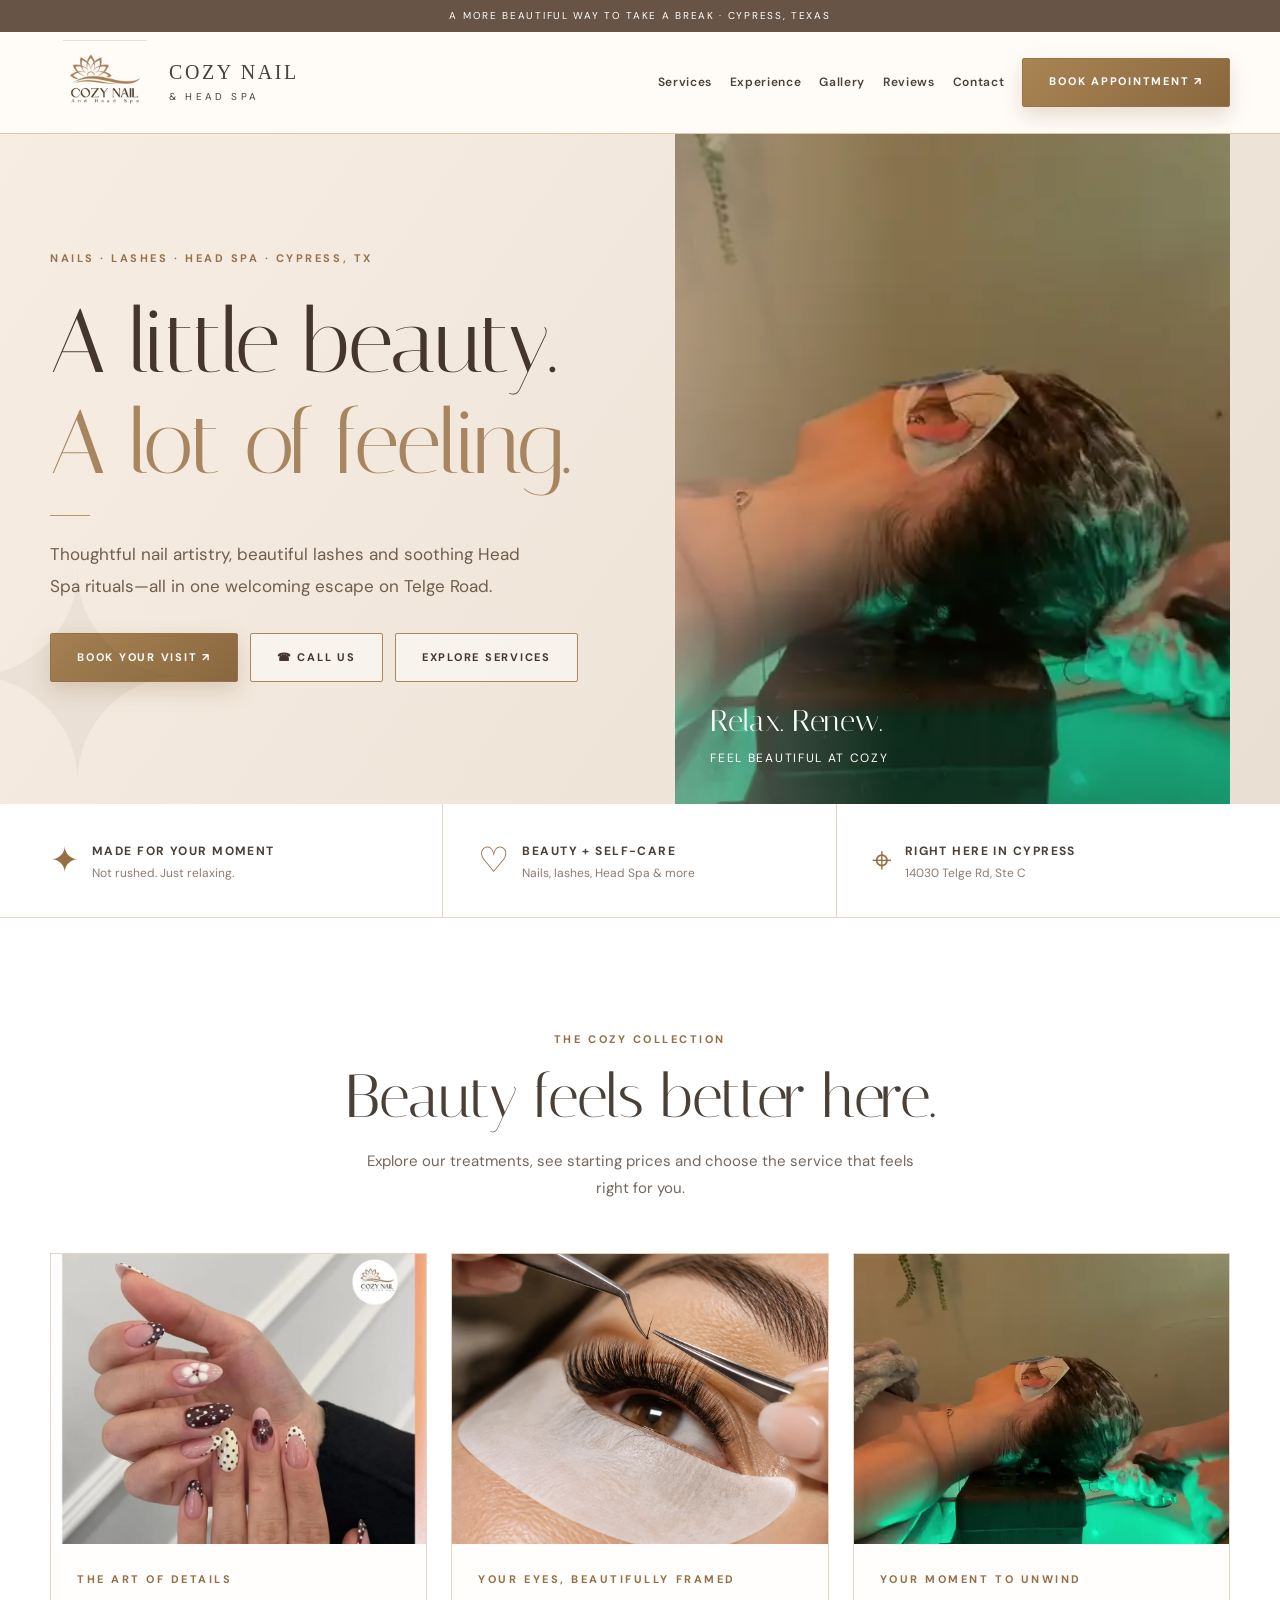
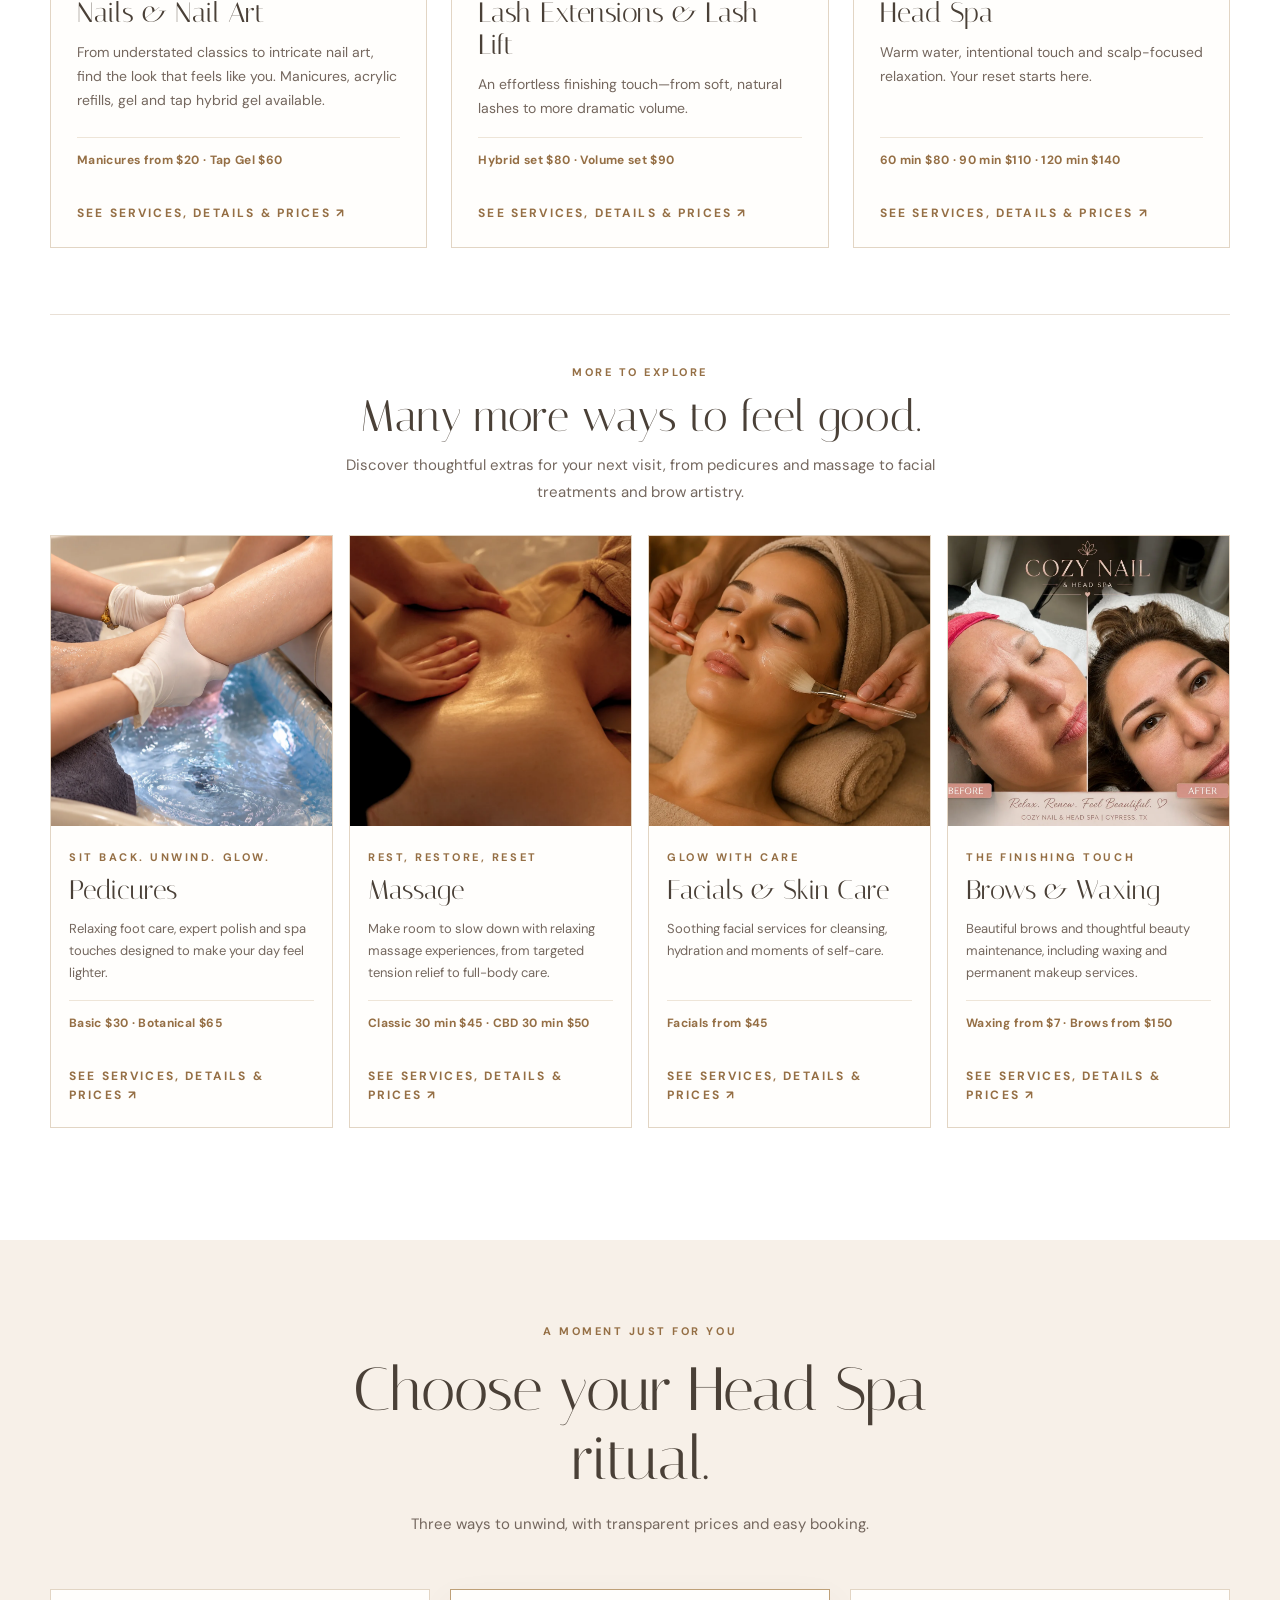
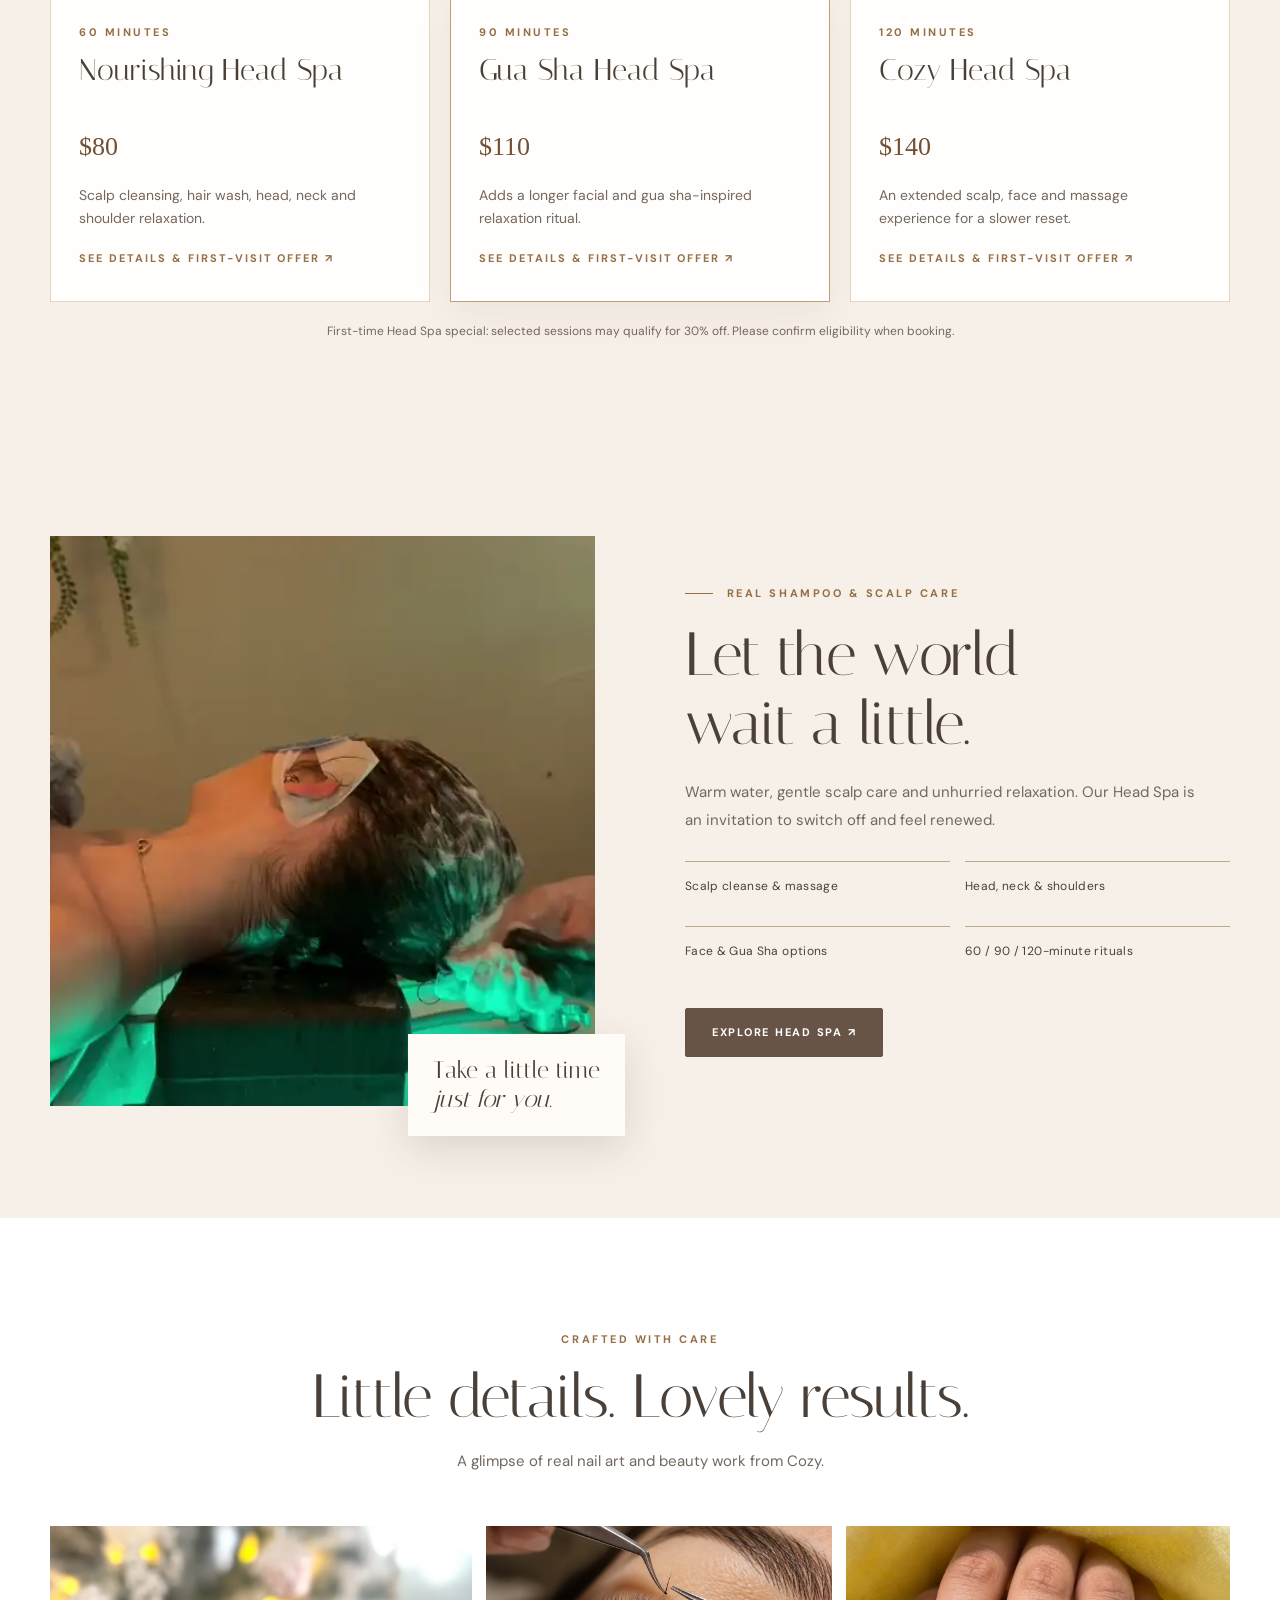
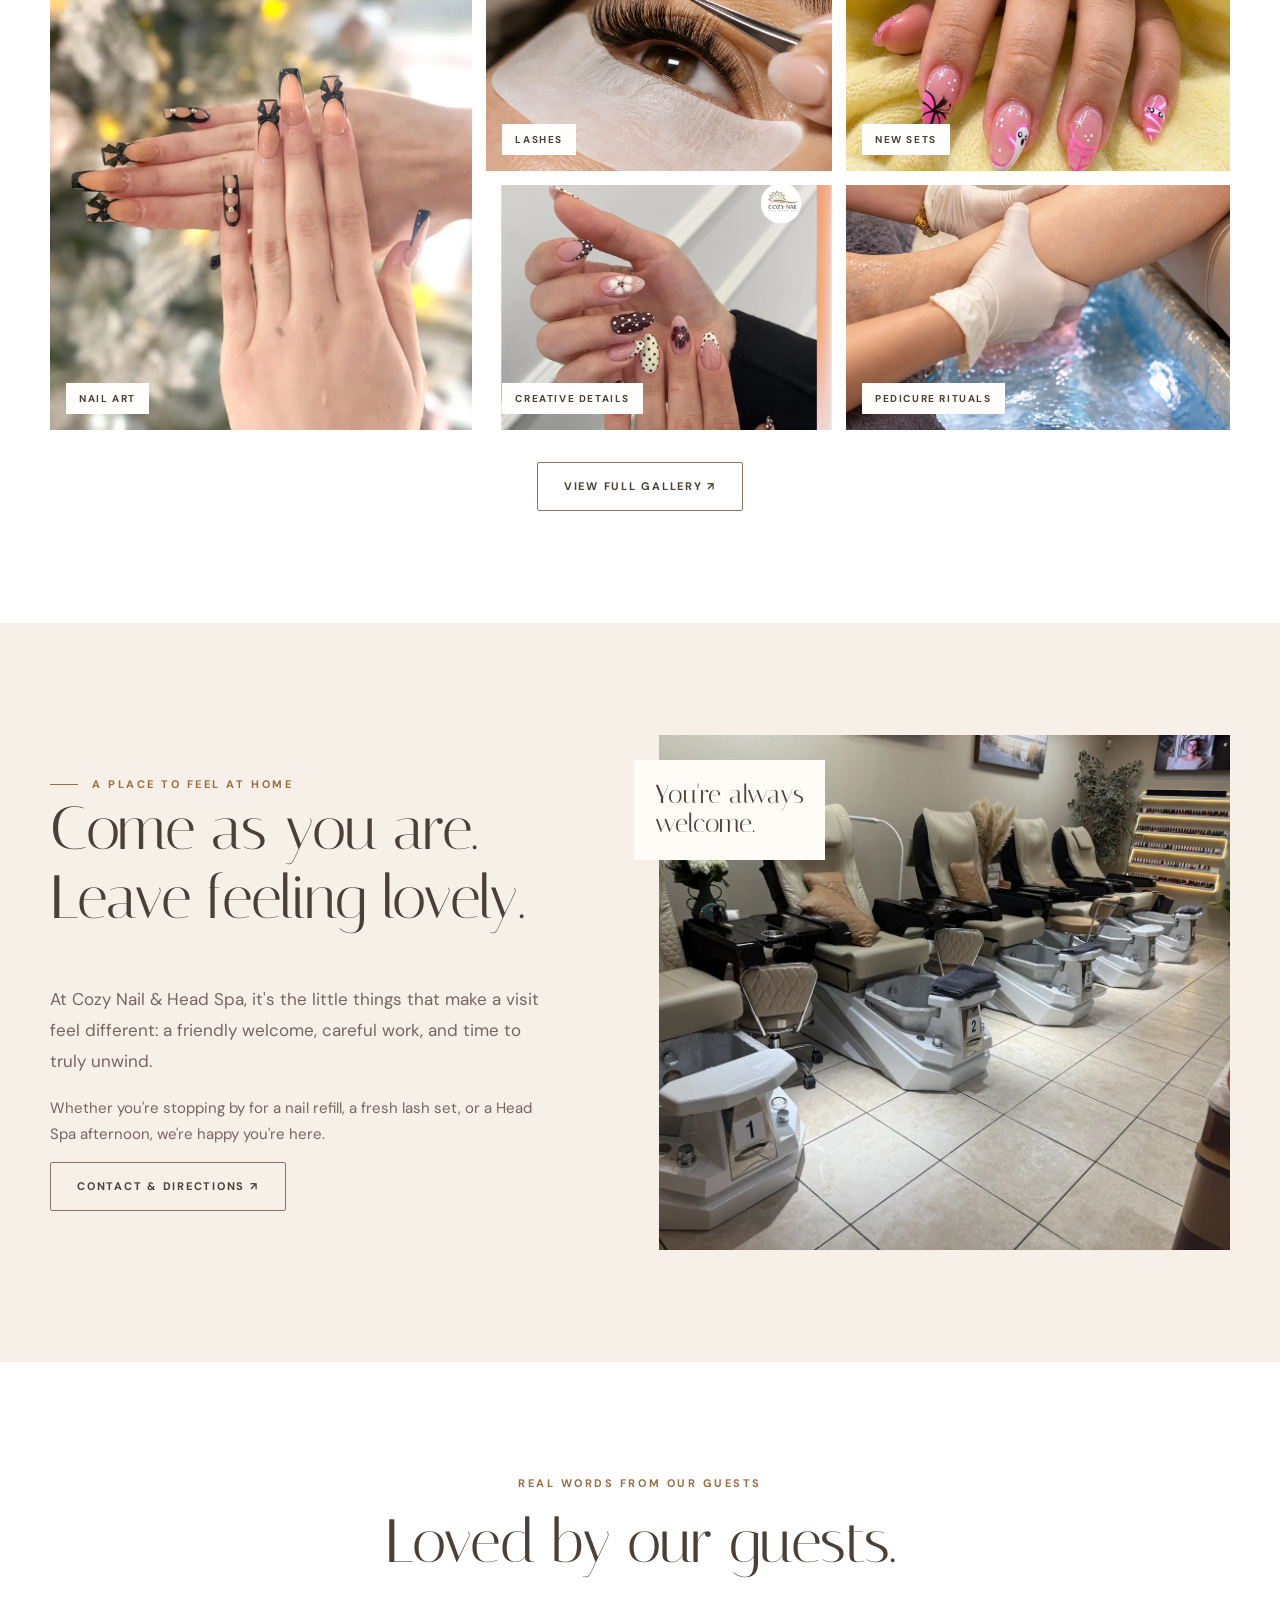
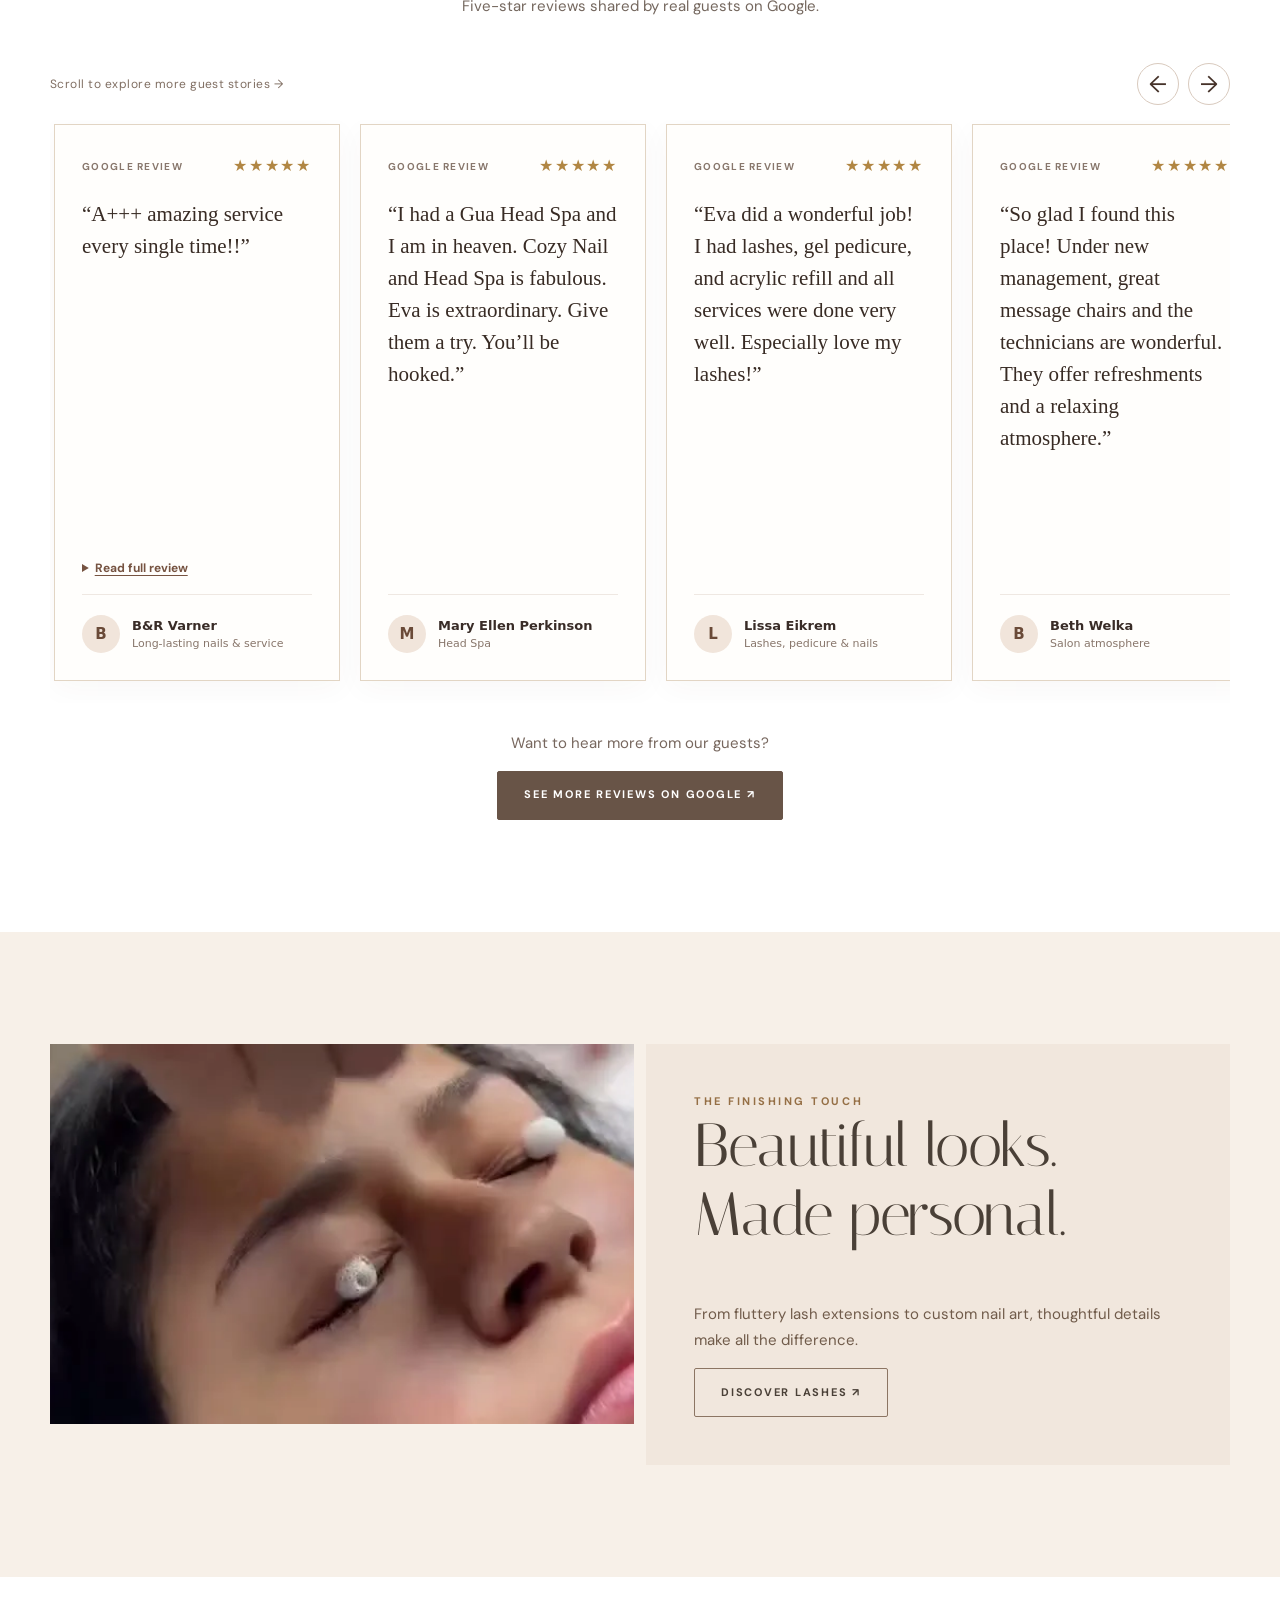
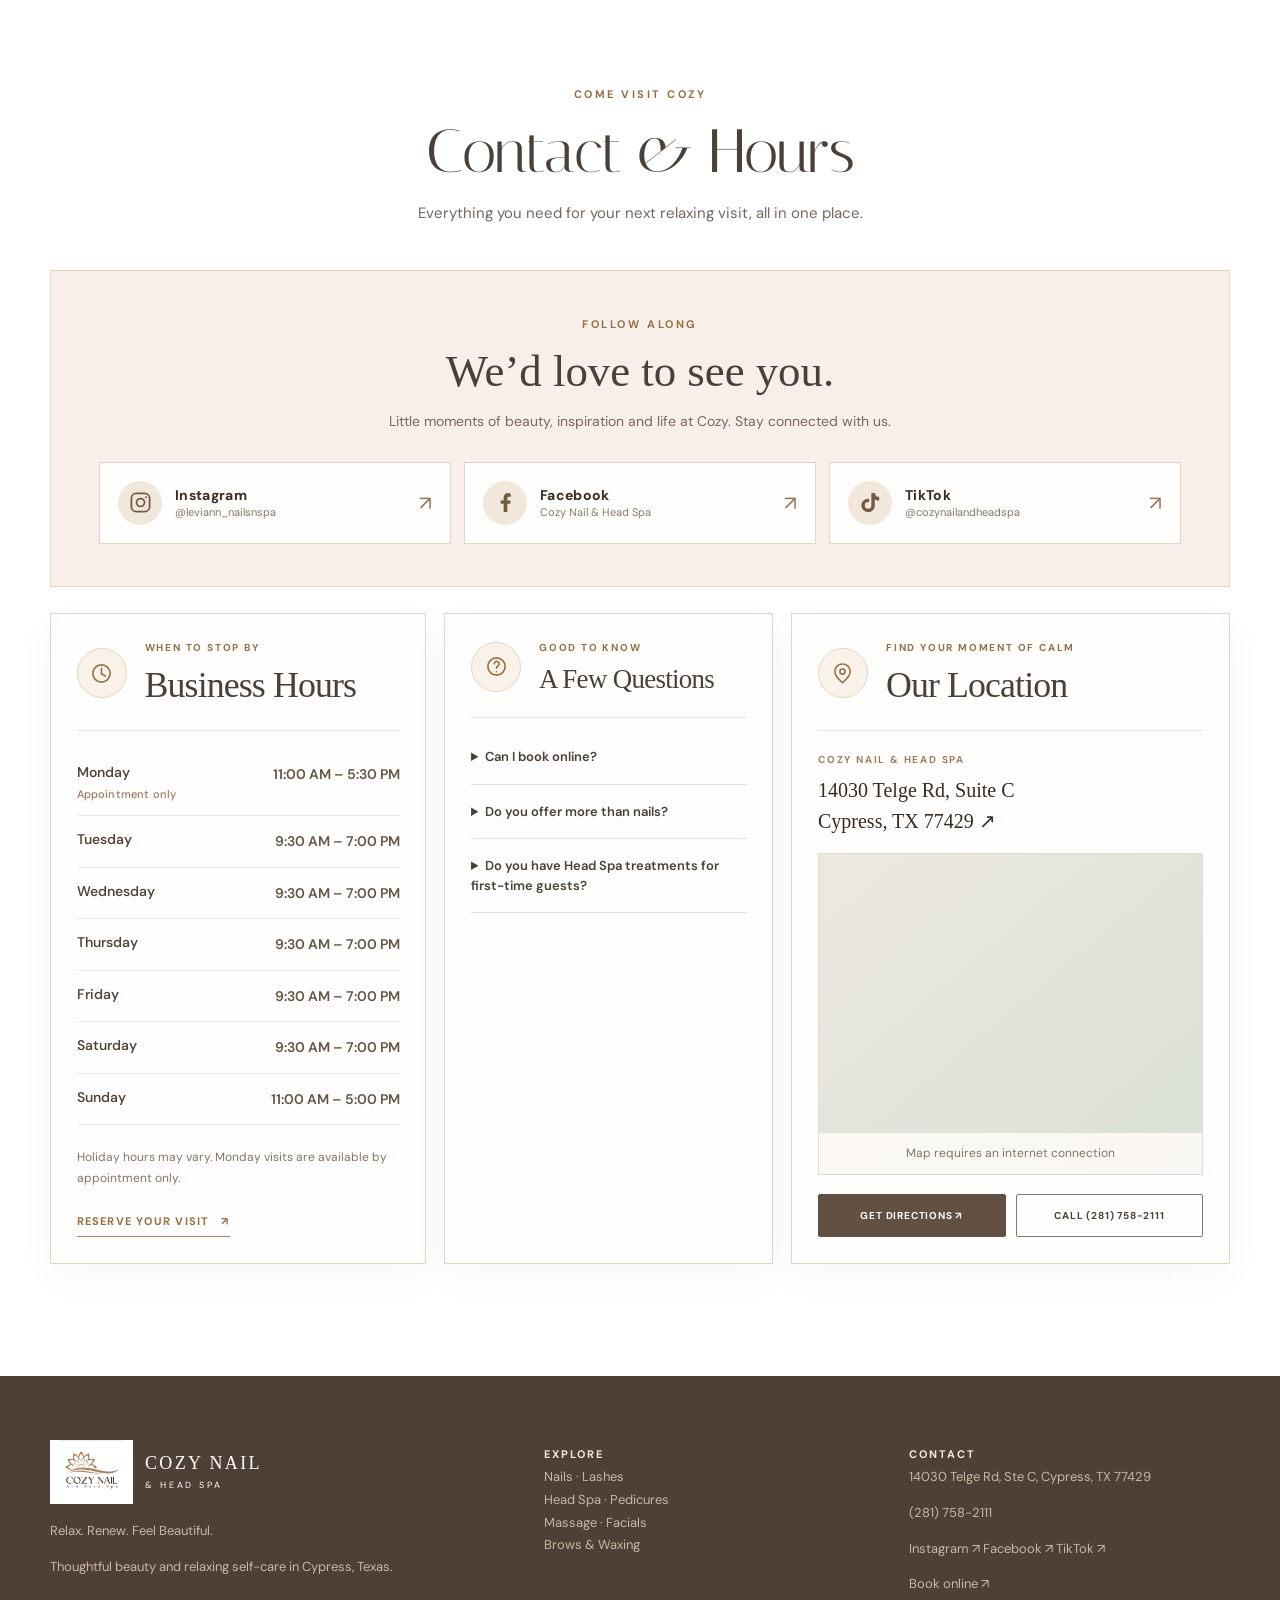
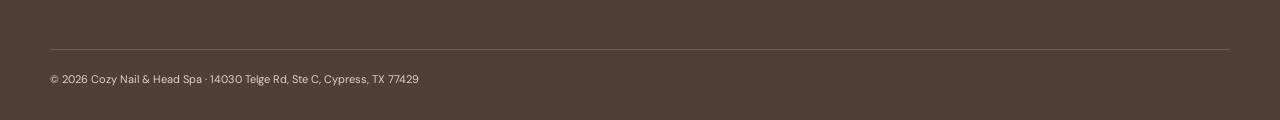
<file: index.html>
<!DOCTYPE html>

<html lang="en"><head><meta charset="utf-8"/><meta content="width=device-width,initial-scale=1" name="viewport"/><meta content="#272018" name="theme-color"/><title>Cozy Nail &amp; Head Spa | Nail Salon, Lashes &amp; Head Spa in Cypress, TX</title><meta content="Explore nails, lash extensions, pedicures, Head Spa and massage at Cozy Nail &amp; Head Spa in Cypress, TX. View services, real work and book your visit." name="description"/><meta content="index,follow" name="robots"/><link href="https://cozynailandheadspa.com/" rel="canonical"/><meta content="website" property="og:type"/><meta content="Cozy Nail &amp; Head Spa | Nail Salon, Lashes &amp; Head Spa in Cypress, TX" property="og:title"/><meta content="Explore nails, lash extensions, pedicures, Head Spa and massage at Cozy Nail &amp; Head Spa in Cypress, TX. View services, real work and book your visit." property="og:description"/><meta content="https://cozynailandheadspa.com/" property="og:url"/><meta content="https://cozynailandheadspa.com/assets/images/salon.webp" property="og:image"/><link href="assets/images/logo.webp" rel="icon"/><link href="assets/css/style.css?v=20261012-contact-v3" rel="stylesheet"/><script type="application/ld+json">{"@context":"https://schema.org","@type":"NailSalon","@id":"https://cozynailandheadspa.com/#salon","name":"Cozy Nail & Head Spa","url":"https://cozynailandheadspa.com/","telephone":"+12817582111","image":"https://cozynailandheadspa.com/assets/images/salon.webp","address":{"@type":"PostalAddress","streetAddress":"14030 Telge Rd, Ste C","addressLocality":"Cypress","addressRegion":"TX","postalCode":"77429","addressCountry":"US"},"hasMap":"https://maps.app.goo.gl/F1xXu7MnUmR81qBM8","sameAs":["https://www.instagram.com/leviann_nailsnspa/","https://www.facebook.com/cozynailandheadspa","https://www.tiktok.com/@cozynailandheadspa"],"priceRange":"$$","openingHoursSpecification":[{"@type":"OpeningHoursSpecification","dayOfWeek":["Tuesday","Wednesday","Thursday","Friday","Saturday"],"opens":"09:30","closes":"19:00"},{"@type":"OpeningHoursSpecification","dayOfWeek":"Sunday","opens":"11:00","closes":"17:00"},{"@type":"OpeningHoursSpecification","dayOfWeek":"Monday","opens":"11:00","closes":"17:30","description":"By appointment only"}]}</script><style id="cozy-five-star-review-styles">
/* Google guest testimonials: static HTML, free to maintain, works without JavaScript */
.cozy-review-toolbar{display:flex;align-items:center;justify-content:space-between;gap:16px;margin:-8px 0 15px}
.cozy-review-hint{font-size:12px;color:#806f63;letter-spacing:.04em}
.cozy-review-buttons{display:flex;gap:9px}
.cozy-review-arrow{width:42px;height:42px;display:inline-grid;place-items:center;border:1px solid #d9cabe;background:#fff;color:#453229;border-radius:50%;cursor:pointer;font-size:23px;line-height:1;transition:background .2s,border-color .2s}
.cozy-review-arrow:hover,.cozy-review-arrow:focus-visible{background:#eee5dd;border-color:#b69a83}
.cozy-review-cards{display:grid;grid-auto-flow:column;grid-auto-columns:minmax(286px,calc((100% - 40px)/3));gap:20px;overflow-x:auto;overscroll-behavior-x:contain;scroll-snap-type:x mandatory;scroll-padding:5px;padding:4px 4px 22px;scrollbar-width:thin;scrollbar-color:#bca58f #f1ebe5}
.cozy-review-card{display:flex;flex-direction:column;min-width:0;min-height:335px;background:#fff;border:1px solid #e5dcd4;padding:27px;scroll-snap-align:start;box-shadow:0 8px 28px rgba(73,47,34,.035)}
.cozy-review-card-top{display:flex;flex-wrap:wrap;gap:5px 14px;align-items:center;justify-content:space-between}
.cozy-review-google{font-size:10px;font-weight:700;letter-spacing:.13em;text-transform:uppercase;color:#88776c}
.cozy-review-stars{font-size:16px;color:#b78b43;letter-spacing:.11em;white-space:nowrap}
.cozy-review-card blockquote{margin:19px 0 12px;font:clamp(18px,1.7vw,21px)/1.52 Georgia,serif;color:#382b24;flex-grow:1}
.cozy-review-details{margin:0 0 15px}
.cozy-review-details summary{font-size:12px;font-weight:700;color:#765341;cursor:pointer;text-decoration:underline;text-underline-offset:3px}
.cozy-review-details p{margin-top:10px;font:14px/1.7 system-ui,sans-serif;color:#65574e}
.cozy-review-author{margin-top:auto;display:flex;align-items:center;gap:12px;padding-top:20px;border-top:1px solid #efe8e2}
.cozy-review-avatar{flex-shrink:0;display:grid;place-items:center;width:38px;height:38px;border-radius:50%;background:#f1e5db;color:#6a4a38;font:600 15px system-ui,sans-serif}
.cozy-review-author strong{display:block;font:600 13px/1.5 system-ui,sans-serif;color:#392c27}
.cozy-review-author small{display:block;font:11px/1.5 system-ui,sans-serif;color:#88766b}
.cozy-review-action{display:flex;flex-direction:column;align-items:center;gap:14px;padding-top:27px;text-align:center}
.cozy-review-action p{margin:0;color:#77675e}
@media(max-width:940px){.cozy-review-cards{grid-auto-columns:minmax(285px,calc((100% - 20px)/2))}}
@media(max-width:610px){.cozy-review-cards{grid-auto-columns:minmax(250px,89%);gap:12px}.cozy-review-card{padding:22px;min-height:315px}.cozy-review-hint{font-size:11px}}
@media(prefers-reduced-motion:reduce){.cozy-review-cards{scroll-behavior:auto}}
</style><link rel="stylesheet" href="assets/css/promotion.css?v=20261012-promo1"/><style id="cozy-contact-faq-three-cols">
/* Approved Cozy Contact layout: Business Hours / FAQ / Location. Only affects #contact. */
@media (min-width:1121px){
  #contact .cozy-v2-contact-grid{grid-template-columns:minmax(0,1.03fr) minmax(0,.90fr) minmax(0,1.20fr);gap:18px;align-items:stretch}
  #contact .cozy-v2-contact-grid>.cozy-v2-card{min-width:0;padding:clamp(18px,2vw,28px)}
  #contact .cozy-v2-location-card{min-width:0}
  #contact .cozy-v2-map{min-width:0}
}
#contact .cozy-v2-faq-card{display:flex;flex-direction:column;min-width:0}
#contact .cozy-v2-faq-card .cozy-v2-card-heading h3{font-size:clamp(25px,2.1vw,33px);line-height:1.14}
#contact .cozy-v2-faq-card .cozy-v2-faq-list{max-width:none;width:100%;margin:12px 0 0}
#contact .cozy-v2-faq-card .cozy-v2-faq-list details{padding:17px 0;border-bottom:1px solid #e8dfd5}
#contact .cozy-v2-faq-card .cozy-v2-faq-list details:first-child{border-top:0}
#contact .cozy-v2-faq-card .cozy-v2-faq-list summary{font-size:13px;font-weight:600;line-height:1.5;cursor:pointer}
#contact .cozy-v2-faq-card .cozy-v2-faq-list details p{font-size:13px;line-height:1.72;margin:10px 0 0;color:#6d5c52}
@media (min-width:761px) and (max-width:1120px){
  #contact .cozy-v2-contact-grid{grid-template-columns:repeat(2,minmax(0,1fr));gap:18px}
  #contact .cozy-v2-faq-card{grid-column:1/-1;grid-row:2}
  #contact .cozy-v2-location-card{grid-column:2;grid-row:1}
  #contact .cozy-v2-faq-card .cozy-v2-faq-list{display:grid;grid-template-columns:repeat(3,minmax(0,1fr));gap:0 18px}
}
@media (max-width:760px){
  #contact .cozy-v2-contact-grid{grid-template-columns:1fr;gap:15px}
  #contact .cozy-v2-faq-card{order:2}
  #contact .cozy-v2-location-card{order:3}
  #contact .cozy-v2-faq-card .cozy-v2-faq-list{display:block}
}
</style></head><body data-prefix=""><noscript><p class="cozy-noscript">The service menus and links below are available without JavaScript.</p></noscript><div class="topline">A more beautiful way to take a break · Cypress, Texas</div><header class="header"><div class="container nav"><a aria-label="Cozy Nail and Head Spa home" class="logo" href="index.html"><img alt="Cozy Nail &amp; Head Spa lotus logo" height="64" src="assets/images/logo.webp" width="83"/><span class="wordmark">COZY NAIL<small>&amp; HEAD SPA</small></span></a><button aria-controls="siteNav" aria-expanded="false" aria-label="Open navigation menu" class="menu-toggle">☰</button><nav class="nav-links" id="siteNav"><a href="index.html#services">Services</a><a href="index.html#experience">Experience</a><a href="index.html#gallery">Gallery</a><a href="index.html#reviews">Reviews</a><a href="index.html#contact">Contact</a><a class="btn btn-dark" data-book="" href="https://booking.gocheckin.net/v2/16063" rel="noopener noreferrer" target="_blank">Book Appointment ↗</a></nav></div></header><main>
<section class="hero"><div class="container hero-grid"><div class="hero-text"><div class="hero-text-inner"><div class="eyebrow">NAILS · LASHES · HEAD SPA · CYPRESS, TX</div><h1>A little beauty.<br/><em>A lot of feeling.</em></h1><div class="gold-line"></div><p>Thoughtful nail artistry, beautiful lashes and soothing Head Spa rituals—all in one welcoming escape on Telge Road.</p><div class="actions" style="margin-top:30px"><a class="btn btn-gold" data-book="" href="https://booking.gocheckin.net/v2/16063" rel="noopener noreferrer" target="_blank">Book Your Visit ↗</a><a class="btn btn-outline" data-phone-link="" href="tel:+12817582111" aria-label="Call Cozy Nail and Head Spa at 281-758-2111">☎ Call Us</a><a class="btn btn-outline" href="#services">Explore Services</a></div></div></div><div class="hero-photo"><video aria-label="Real shampoo and scalp cleansing treatment at Cozy Head Spa" autoplay="" loop="" muted="" playsinline="" poster="assets/images/head-spa-shampoo-2026.webp" preload="metadata"><source src="assets/video/head-spa-shampoo-2026.mp4" type="video/mp4"/></video><div class="hero-float"><strong>Relax. Renew.</strong>Feel beautiful at Cozy</div></div></div></section>
<div class="intro-strip"><div class="container intro-grid"><div><b>✦</b><div><strong>Made for your moment</strong><small>Not rushed. Just relaxing.</small></div></div><div><b>♡</b><div><strong>Beauty + self-care</strong><small>Nails, lashes, Head Spa &amp; more</small></div></div><div><b>⌖</b><div><strong>Right here in Cypress</strong><small>14030 Telge Rd, Ste C</small></div></div></div></div>
<section class="section white" id="services"><div class="container"><div class="section-heading"><div class="eyebrow">THE COZY COLLECTION</div><h2>Beauty feels better here.</h2><p>Explore our treatments, see starting prices and choose the service that feels right for you.</p></div><div class="services-grid" id="servicesGrid"><a aria-label="View Nails &amp; Nail Art services and prices" class="service-card" href="services/nails.html"><div class="service-img"><img alt="Nails &amp; Nail Art at Cozy Nail &amp; Head Spa in Cypress, Texas" decoding="async" height="440" loading="lazy" src="assets/images/nail-art-feature.webp" width="580"/></div><div class="body"><div class="eyebrow">THE ART OF DETAILS</div><h3>Nails &amp; Nail Art</h3><p>From understated classics to intricate nail art, find the look that feels like you. Manicures, acrylic refills, gel and tap hybrid gel available.</p><div class="price-preview">Manicures from $20 · Tap Gel $60</div><div class="text-link">See services, details &amp; prices ↗</div></div></a><a aria-label="View Lash Extensions &amp; Lash Lift services and prices" class="service-card" href="services/lashes.html"><div class="service-img"><img alt="Lash Extensions &amp; Lash Lift at Cozy Nail &amp; Head Spa in Cypress, Texas" decoding="async" height="440" loading="lazy" src="assets/images/lash-eye.webp" width="580"/></div><div class="body"><div class="eyebrow">YOUR EYES, BEAUTIFULLY FRAMED</div><h3>Lash Extensions &amp; Lash Lift</h3><p>An effortless finishing touch—from soft, natural lashes to more dramatic volume.</p><div class="price-preview">Hybrid set $80 · Volume set $90</div><div class="text-link">See services, details &amp; prices ↗</div></div></a><a aria-label="View Head Spa services and prices" class="service-card" href="services/head-spa.html"><div class="service-img"><img alt="Real Head Spa shampoo and scalp cleansing at Cozy Nail &amp; Head Spa" decoding="async" height="440" loading="lazy" src="assets/images/head-spa-shampoo-2026.webp" width="580"/></div><div class="body"><div class="eyebrow">YOUR MOMENT TO UNWIND</div><h3>Head Spa</h3><p>Warm water, intentional touch and scalp-focused relaxation. Your reset starts here.</p><div class="price-preview">60 min $80 · 90 min $110 · 120 min $140</div><div class="text-link">See services, details &amp; prices ↗</div></div></a></div><div class="cozy-more-heading"><div class="eyebrow">MORE TO EXPLORE</div><h3>Many more ways to feel good.</h3><p>Discover thoughtful extras for your next visit, from pedicures and massage to facial treatments and brow artistry.</p></div><div class="services-grid is-secondary" id="moreServicesGrid"><a aria-label="View Pedicures services and prices" class="service-card" href="services/pedicures.html"><div class="service-img"><img alt="Real pedicure service at Cozy Nail &amp; Head Spa in Cypress, Texas" decoding="async" height="440" loading="lazy" src="assets/images/pedicure-video-feature.webp" width="580"/></div><div class="body"><div class="eyebrow">SIT BACK. UNWIND. GLOW.</div><h3>Pedicures</h3><p>Relaxing foot care, expert polish and spa touches designed to make your day feel lighter.</p><div class="price-preview">Basic $30 · Botanical $65</div><div class="text-link">See services, details &amp; prices ↗</div></div></a><a aria-label="View Massage services and prices" class="service-card" href="services/massage.html"><div class="service-img"><img alt="Massage treatment illustration" decoding="async" height="440" loading="lazy" src="assets/images/massage-feature.webp" width="580"/></div><div class="body"><div class="eyebrow">REST, RESTORE, RESET</div><h3>Massage</h3><p>Make room to slow down with relaxing massage experiences, from targeted tension relief to full-body care.</p><div class="price-preview">Classic 30 min $45 · CBD 30 min $50</div><div class="text-link">See services, details &amp; prices ↗</div></div></a><a aria-label="View Facials &amp; Skin Care services and prices" class="service-card" href="services/facials.html"><div class="service-img"><img alt="Facial treatment illustration" decoding="async" height="440" loading="lazy" src="assets/images/facial-treatment.webp" width="580"/></div><div class="body"><div class="eyebrow">GLOW WITH CARE</div><h3>Facials &amp; Skin Care</h3><p>Soothing facial services for cleansing, hydration and moments of self-care.</p><div class="price-preview">Facials from $45</div><div class="text-link">See services, details &amp; prices ↗</div></div></a><a aria-label="View Brows &amp; Waxing services and prices" class="service-card" href="services/brows-waxing.html"><div class="service-img"><img alt="Brows &amp; Waxing at Cozy Nail &amp; Head Spa in Cypress, Texas" decoding="async" height="440" loading="lazy" src="assets/images/brows.webp" width="580"/></div><div class="body"><div class="eyebrow">THE FINISHING TOUCH</div><h3>Brows &amp; Waxing</h3><p>Beautiful brows and thoughtful beauty maintenance, including waxing and permanent makeup services.</p><div class="price-preview">Waxing from $7 · Brows from $150</div><div class="text-link">See services, details &amp; prices ↗</div></div></a></div></div></section><section aria-labelledby="headspa-price-title" class="section-tight linen cozy-headspa-pricing" id="head-spa-pricing"><div class="container"><div class="section-heading"><div class="eyebrow">A MOMENT JUST FOR YOU</div><h2 id="headspa-price-title">Choose your Head Spa ritual.</h2><p>Three ways to unwind, with transparent prices and easy booking.</p></div><div class="cozy-tiers"><article class="cozy-tier"><span class="eyebrow">60 minutes</span><h3>Nourishing Head Spa</h3><strong class="cozy-tier-price">$80</strong><p>Scalp cleansing, hair wash, head, neck and shoulder relaxation.</p><a class="text-link" href="services/head-spa.html">See details &amp; first-visit offer ↗</a></article><article class="cozy-tier featured"><span class="eyebrow">90 minutes</span><h3>Gua Sha Head Spa</h3><strong class="cozy-tier-price">$110</strong><p>Adds a longer facial and gua sha-inspired relaxation ritual.</p><a class="text-link" href="services/head-spa.html">See details &amp; first-visit offer ↗</a></article><article class="cozy-tier"><span class="eyebrow">120 minutes</span><h3>Cozy Head Spa</h3><strong class="cozy-tier-price">$140</strong><p>An extended scalp, face and massage experience for a slower reset.</p><a class="text-link" href="services/head-spa.html">See details &amp; first-visit offer ↗</a></article></div><p class="cozy-price-note">First-time Head Spa special: selected sessions may qualify for 30% off. Please confirm eligibility when booking.</p></div></section>
<section class="section linen" id="experience"><div class="container split"><div class="split-media"><video aria-label="Real shampoo and scalp cleansing treatment at Cozy Head Spa" data-scroll-video="" loop="" muted="" playsinline="" poster="assets/images/head-spa-shampoo-2026.webp" preload="none"><source src="assets/video/head-spa-shampoo-2026.mp4" type="video/mp4"/></video><div class="corner-card">Take a little time<br/><i>just for you.</i></div></div><div class="split-copy"><div class="overline eyebrow">REAL SHAMPOO &amp; SCALP CARE</div><h2>Let the world<br/>wait a little.</h2><p class="lead">Warm water, gentle scalp care and unhurried relaxation. Our Head Spa is an invitation to switch off and feel renewed.</p><div class="essentials"><div>Scalp cleanse &amp; massage</div><div>Head, neck &amp; shoulders</div><div>Face &amp; Gua Sha options</div><div>60 / 90 / 120-minute rituals</div></div><a class="btn btn-dark" href="services/head-spa.html">Explore Head Spa ↗</a></div></div></section>

<section class="section white" id="gallery"><div class="container"><div class="section-heading"><div class="eyebrow">CRAFTED WITH CARE</div><h2>Little details. Lovely results.</h2><p>A glimpse of real nail art and beauty work from Cozy.</p></div><div class="gallery"><a class="tall" href="services/nails.html"><img alt="Black bow nail art created at Cozy Nail and Head Spa Cypress" loading="lazy" src="assets/images/nails-art.webp"/><span>Nail Art</span></a><a href="services/lashes.html"><img alt="Close up of finished lash extensions" loading="lazy" src="assets/images/lash-eye.webp"/><span>Lashes</span></a><a href="services/nails.html"><img alt="Pink nail art on hands" loading="lazy" src="assets/images/nails-soft.webp"/><span>New Sets</span></a><a href="services/nails.html"><img alt="Blue nail manicure art" loading="lazy" src="assets/images/nail-art-feature.webp"/><span>Creative Details</span></a><a href="services/pedicures.html"><img alt="Real pedicure treatment at Cozy Nail &amp; Head Spa" loading="lazy" src="assets/images/pedicure-video-feature.webp"/><span>Pedicure Rituals</span></a></div><div class="cozy-gallery-more" style="display:flex;justify-content:center;margin-top:32px"><a class="btn btn-outline" href="gallery.html" aria-label="View the complete Cozy Nail and Head Spa photo gallery">View Full Gallery ↗</a></div></div></section>
<section class="section linen"><div class="container story-grid"><div class="story-copy"><div class="overline eyebrow">A PLACE TO FEEL AT HOME</div><h2>Come as you are.<br/>Leave feeling lovely.</h2><p class="lead">At Cozy Nail &amp; Head Spa, it's the little things that make a visit feel different: a friendly welcome, careful work, and time to truly unwind.</p><p>Whether you're stopping by for a nail refill, a fresh lash set, or a Head Spa afternoon, we're happy you're here.</p><a class="btn btn-outline" href="#contact">Contact &amp; Directions ↗</a></div><div class="story-photo"><img alt="Real Cozy Nail and Head Spa pedicure seating in Cypress Texas" loading="lazy" src="assets/images/salon.webp"/><div class="stamp">You're always<br/>welcome.</div></div></div></section>
<section aria-labelledby="cozy-google-reviews-heading" class="section white" id="reviews">
<div class="container">
<div class="section-heading">
<div class="eyebrow">REAL WORDS FROM OUR GUESTS</div>
<h2 id="cozy-google-reviews-heading">Loved by our guests.</h2>
<p>Five-star reviews shared by real guests on Google.</p>
</div>
<div class="cozy-review-toolbar">
<span class="cozy-review-hint">Scroll to explore more guest stories <span aria-hidden="true">→</span></span>
<div aria-label="Browse Google reviews" class="cozy-review-buttons">
<button aria-label="Previous reviews" class="cozy-review-arrow" id="cozy-review-prev" type="button">←</button>
<button aria-label="Next reviews" class="cozy-review-arrow" id="cozy-review-next" type="button">→</button>
</div>
</div>
<div aria-label="Five Google reviews, scroll horizontally to read all five" class="cozy-review-cards" id="cozyGoogleReviews" tabindex="0">
<article aria-label="5-star Google review by B&amp;R Varner" class="cozy-review-card">
<div class="cozy-review-card-top"><span class="cozy-review-google">Google review</span><span aria-label="5 out of 5 stars" class="cozy-review-stars">★★★★★</span></div>
<blockquote>“A+++ amazing service every single time!!”</blockquote><details class="cozy-review-details"><summary>Read full review</summary><p>A+++ amazing service every single time!! I have been a regular for sometime (about a year) and have always had 5 star service and quality ! Everyone is so welcoming and fantastic at the services they have provided me (and husbands pedicure). Everyone is so wonderful, but Daisy is my go to nail magician! She knows what I want more than I do. She will make suggestions or advise of a nail shape, color, service etc. and “hands up” she is always spot on - the end results and quality always surpasses my expectations. I do A LOT with my hands, no chipping no broken nails and an actual pretty seamless grow out that doesn’t look harsh. I enjoy everyone at this salon they are all wonderful!</p></details>
<footer class="cozy-review-author"><span aria-hidden="true" class="cozy-review-avatar">B</span><span><strong>B&amp;R Varner</strong><small>Long-lasting nails &amp; service</small></span></footer>
</article><article aria-label="5-star Google review by Mary Ellen Perkinson" class="cozy-review-card">
<div class="cozy-review-card-top"><span class="cozy-review-google">Google review</span><span aria-label="5 out of 5 stars" class="cozy-review-stars">★★★★★</span></div>
<blockquote>“I had a Gua Head Spa and I am in heaven. Cozy Nail and Head Spa is fabulous. Eva is extraordinary. Give them a try. You’ll be hooked.”</blockquote>
<footer class="cozy-review-author"><span aria-hidden="true" class="cozy-review-avatar">M</span><span><strong>Mary Ellen Perkinson</strong><small>Head Spa</small></span></footer>
</article><article aria-label="5-star Google review by Lissa Eikrem" class="cozy-review-card">
<div class="cozy-review-card-top"><span class="cozy-review-google">Google review</span><span aria-label="5 out of 5 stars" class="cozy-review-stars">★★★★★</span></div>
<blockquote>“Eva did a wonderful job! I had lashes, gel pedicure, and acrylic refill and all services were done very well. Especially love my lashes!”</blockquote>
<footer class="cozy-review-author"><span aria-hidden="true" class="cozy-review-avatar">L</span><span><strong>Lissa Eikrem</strong><small>Lashes, pedicure &amp; nails</small></span></footer>
</article><article aria-label="5-star Google review by Beth Welka" class="cozy-review-card">
<div class="cozy-review-card-top"><span class="cozy-review-google">Google review</span><span aria-label="5 out of 5 stars" class="cozy-review-stars">★★★★★</span></div>
<blockquote>“So glad I found this place! Under new management, great message chairs and the technicians are wonderful. They offer refreshments and a relaxing atmosphere.”</blockquote>
<footer class="cozy-review-author"><span aria-hidden="true" class="cozy-review-avatar">B</span><span><strong>Beth Welka</strong><small>Salon atmosphere</small></span></footer>
</article><article aria-label="5-star Google review by Alexys Mumford" class="cozy-review-card">
<div class="cozy-review-card-top"><span class="cozy-review-google">Google review</span><span aria-label="5 out of 5 stars" class="cozy-review-stars">★★★★★</span></div>
<blockquote>“I love coming here! Everyone is so sweet, welcoming, and always does an amazing job on my nails. They get you in and out in a reasonable amount of time without sacrificing quality. The salon is clean, the service is great, and I always leave happy. Highly recommend!”</blockquote>
<footer class="cozy-review-author"><span aria-hidden="true" class="cozy-review-avatar">A</span><span><strong>Alexys Mumford</strong><small>Nails &amp; guest care</small></span></footer>
</article>
</div>
<div class="cozy-review-action">
<p>Want to hear more from our guests?</p>
<a aria-label="See more Cozy Nail and Head Spa reviews on Google Maps" class="btn btn-dark" href="https://maps.app.goo.gl/F1xXu7MnUmR81qBM8" rel="noopener noreferrer" target="_blank">See More Reviews on Google ↗</a>
</div>
</div>
</section>
<section class="section linen"><div class="container video-panel"><video aria-label="Close up of lash extension application" data-scroll-video="" loop="" muted="" playsinline="" poster="assets/images/lash-artist-poster.webp" preload="none"><source src="assets/video/lash-artist.mp4" type="video/mp4"/></video><div class="video-text"><div class="eyebrow">THE FINISHING TOUCH</div><h2>Beautiful looks.<br/>Made personal.</h2><p>From fluttery lash extensions to custom nail art, thoughtful details make all the difference.</p><a class="btn btn-outline" href="services/lashes.html" style="align-self:flex-start">Discover Lashes ↗</a></div></div></section>
<span aria-hidden="true" class="cozy-legacy-anchor" id="visit"></span><section aria-labelledby="cozy-contact-title" class="section white cozy-contact-section cozy-contact-v2" id="contact">
<div class="container">
<div class="section-heading cozy-contact-heading">
<div class="eyebrow">COME VISIT COZY</div>
<h2 id="cozy-contact-title">Contact &amp; Hours</h2>
<p>Everything you need for your next relaxing visit, all in one place.</p>
</div>
<div aria-labelledby="cozy-follow-heading" class="cozy-v2-follow" id="follow-along">
<div class="cozy-v2-follow-header">
<span class="eyebrow">FOLLOW ALONG</span>
<h3 id="cozy-follow-heading">We’d love to see you.</h3>
<p>Little moments of beauty, inspiration and life at Cozy. Stay connected with us.</p>
</div>
<div aria-label="Follow Cozy Nail and Head Spa on social media" class="cozy-v2-social-grid">
<a aria-label="Cozy Instagram" data-instagram-link="" href="https://www.instagram.com/leviann_nailsnspa/" rel="noopener noreferrer" target="_blank"><span class="cozy-v2-social-icon cozy-v2-instagram"><svg aria-hidden="true" fill="none" role="img" stroke="currentColor" stroke-linecap="round" stroke-linejoin="round" stroke-width="1.8" viewbox="0 0 24 24"><rect height="19" rx="5.1" width="19" x="2.5" y="2.5"></rect><circle cx="12" cy="12" r="4.15"></circle><circle cx="17.7" cy="6.6" fill="currentColor" r="1" stroke="none"></circle></svg></span><span class="cozy-v2-social-label"><strong>Instagram</strong><small>@leviann_nailsnspa</small></span><span aria-hidden="true" class="cozy-v2-arrow">↗</span></a>
<a aria-label="Cozy Facebook" data-facebook-link="" href="https://www.facebook.com/cozynailandheadspa" rel="noopener noreferrer" target="_blank"><span class="cozy-v2-social-icon cozy-v2-facebook"><svg aria-hidden="true" fill="currentColor" role="img" viewbox="0 0 24 24"><path d="M13.9 22v-8.7h3.03l.46-3.43H13.9V7.7c0-.99.32-1.67 1.74-1.67h1.91V2.97A26.1 26.1 0 0 0 14.76 2c-2.77 0-4.68 1.71-4.68 4.86v3.01H7v3.43h3.08V22h3.82Z"></path></svg></span><span class="cozy-v2-social-label"><strong>Facebook</strong><small>Cozy Nail &amp; Head Spa</small></span><span aria-hidden="true" class="cozy-v2-arrow">↗</span></a>
<a aria-label="Cozy TikTok" data-tiktok-link="" href="https://www.tiktok.com/@cozynailandheadspa" rel="noopener noreferrer" target="_blank"><span class="cozy-v2-social-icon cozy-v2-tiktok"><svg aria-hidden="true" fill="currentColor" role="img" viewbox="0 0 24 24"><path d="M16.7 2c.2 2.5 1.67 4.08 4.3 4.35v3.47c-1.74 0-3.32-.48-4.58-1.34v6.58c0 4.03-3 6.94-6.96 6.94A6.98 6.98 0 0 1 2.5 15c0-3.86 3.15-6.98 7.01-6.98.35 0 .69.03 1.02.08v3.67a3.28 3.28 0 0 0-1.04-.17 3.4 3.4 0 1 0 3.4 3.4V2h3.8Z"></path></svg></span><span class="cozy-v2-social-label"><strong>TikTok</strong><small>@cozynailandheadspa</small></span><span aria-hidden="true" class="cozy-v2-arrow">↗</span></a>
</div>
</div>
<div class="cozy-v2-contact-grid">
<article aria-labelledby="cozy-hours-heading" class="cozy-v2-card cozy-v2-hours-card">
<div class="cozy-v2-card-heading"><div class="cozy-v2-heading-icon"><svg aria-hidden="true" fill="none" stroke="currentColor" stroke-linecap="round" stroke-width="1.7" viewbox="0 0 24 24"><circle cx="12" cy="12" r="9"></circle><path d="M12 6.5v5.7l4.1 2.5"></path></svg></div><div><div class="eyebrow">WHEN TO STOP BY</div><h3 id="cozy-hours-heading">Business Hours</h3></div></div>
<div aria-label="Daily business hours" class="cozy-v2-hours-list"><div class="cozy-v2-hours-row" data-hours-row="Monday"><div class="cozy-v2-day"><span>Monday</span><small>Appointment only</small></div><span class="cozy-v2-time" data-hours-day="Monday">11:00 AM – 5:30 PM</span></div><div class="cozy-v2-hours-row" data-hours-row="Tuesday"><div class="cozy-v2-day"><span>Tuesday</span></div><span class="cozy-v2-time" data-hours-day="Tuesday">9:30 AM – 7:00 PM</span></div><div class="cozy-v2-hours-row" data-hours-row="Wednesday"><div class="cozy-v2-day"><span>Wednesday</span></div><span class="cozy-v2-time" data-hours-day="Wednesday">9:30 AM – 7:00 PM</span></div><div class="cozy-v2-hours-row" data-hours-row="Thursday"><div class="cozy-v2-day"><span>Thursday</span></div><span class="cozy-v2-time" data-hours-day="Thursday">9:30 AM – 7:00 PM</span></div><div class="cozy-v2-hours-row" data-hours-row="Friday"><div class="cozy-v2-day"><span>Friday</span></div><span class="cozy-v2-time" data-hours-day="Friday">9:30 AM – 7:00 PM</span></div><div class="cozy-v2-hours-row" data-hours-row="Saturday"><div class="cozy-v2-day"><span>Saturday</span></div><span class="cozy-v2-time" data-hours-day="Saturday">9:30 AM – 7:00 PM</span></div><div class="cozy-v2-hours-row" data-hours-row="Sunday"><div class="cozy-v2-day"><span>Sunday</span></div><span class="cozy-v2-time" data-hours-day="Sunday">11:00 AM – 5:00 PM</span></div></div>
<p class="cozy-v2-note">Holiday hours may vary. Monday visits are available by appointment only.</p>
<a class="cozy-v2-inline-action" data-book="" href="https://booking.gocheckin.net/v2/16063" rel="noopener noreferrer" target="_blank">Reserve your visit <span aria-hidden="true">↗</span></a>
</article>
<article class="cozy-v2-card cozy-v2-faq-card" aria-labelledby="cozy-faq-heading">
<div class="cozy-v2-card-heading"><div class="cozy-v2-heading-icon" aria-hidden="true"><svg viewBox="0 0 24 24" width="22" height="22" fill="none" stroke="currentColor" stroke-width="1.7" stroke-linecap="round" stroke-linejoin="round"><circle cx="12" cy="12" r="9"/><path d="M9.7 9a2.5 2.5 0 1 1 4.3 1.8c-1.1.9-2 1.4-2 2.9"/><path d="M12 17.5h.01"/></svg></div><div><div class="eyebrow">GOOD TO KNOW</div><h3 id="cozy-faq-heading">A Few Questions</h3></div></div>
<div class="faq cozy-v2-faq-list"><details><summary>Can I book online?</summary><p>Yes. Use any Book Appointment button to see the online booking page, or call (281) 758-2111 for help.</p></details><details><summary>Do you offer more than nails?</summary><p>Yes. In addition to manicures, nail art and pedicures, we offer lash extensions, Head Spa, massage, facials, brows and waxing services.</p></details><details><summary>Do you have Head Spa treatments for first-time guests?</summary><p>Our displayed first-visit Head Spa special offers 30% off selected 60-, 90- and 120-minute sessions. Please confirm current eligibility when booking.</p></details></div>
</article><article aria-labelledby="cozy-location-heading" class="cozy-v2-card cozy-v2-location-card">
<div class="cozy-v2-card-heading"><div class="cozy-v2-heading-icon"><svg aria-hidden="true" fill="none" stroke="currentColor" stroke-linecap="round" stroke-linejoin="round" stroke-width="1.65" viewbox="0 0 24 24"><path d="M20 10c0 5.1-8 11.6-8 11.6S4 15.1 4 10a8 8 0 1 1 16 0Z"></path><circle cx="12" cy="10" r="2.7"></circle></svg></div><div><div class="eyebrow">FIND YOUR MOMENT OF CALM</div><h3 id="cozy-location-heading">Our Location</h3></div></div>
<div class="cozy-v2-address"><div class="cozy-v2-address-label">COZY NAIL &amp; HEAD SPA</div><a data-map-link="" href="https://maps.app.goo.gl/F1xXu7MnUmR81qBM8" rel="noopener noreferrer" target="_blank">14030 Telge Rd, Suite C<br/>Cypress, TX 77429 <span aria-hidden="true">↗</span></a></div>
<div aria-label="Map showing Cozy Nail and Head Spa" class="cozy-v2-map">
<iframe data-map="" loading="lazy" referrerpolicy="no-referrer-when-downgrade" src="https://www.google.com/maps?q=14030%20Telge%20Rd%20Ste%20C%2C%20Cypress%2C%20TX%2077429&amp;output=embed" title="Map of Cozy Nail and Head Spa in Cypress, TX"></iframe>
<div class="cozy-v2-map-hint">Map requires an internet connection</div>
</div>
<div class="cozy-v2-location-actions"><a class="btn btn-dark" data-map-link="" href="https://maps.app.goo.gl/F1xXu7MnUmR81qBM8" rel="noopener noreferrer" target="_blank">Get Directions ↗</a><a class="btn btn-outline" data-phone-link="" href="tel:+12817582111">Call (281) 758-2111</a></div>
</article>
</div>
</div>
</section>
</main><footer class="footer"><div class="container"><div class="footer-grid"><div><a class="logo" href="index.html"><img alt="" height="64" src="assets/images/logo.webp" width="83"/><span class="wordmark">COZY NAIL<small>&amp; HEAD SPA</small></span></a><p style="margin-top:16px">Relax. Renew. Feel Beautiful.</p><p>Thoughtful beauty and relaxing self-care in Cypress, Texas.</p></div><div><strong>Explore</strong><p><a href="services/nails.html">Nails</a> · <a href="services/lashes.html">Lashes</a><br/><a href="services/head-spa.html">Head Spa</a> · <a href="services/pedicures.html">Pedicures</a><br/><a href="services/massage.html">Massage</a> · <a href="services/facials.html">Facials</a><br/><a href="services/brows-waxing.html">Brows &amp; Waxing</a></p></div><div><strong>Contact</strong><p><a data-map-link="" href="https://maps.app.goo.gl/F1xXu7MnUmR81qBM8" rel="noopener" target="_blank"><span data-address="">14030 Telge Rd, Ste C, Cypress, TX 77429</span></a></p><p><a data-phone-link="" href="tel:+12817582111">(281) 758-2111</a></p><p class="cozy-footer-social"><a data-instagram-link="" href="https://www.instagram.com/leviann_nailsnspa/" rel="noopener noreferrer" target="_blank">Instagram ↗</a> <a data-facebook-link="" href="https://www.facebook.com/cozynailandheadspa" rel="noopener noreferrer" target="_blank">Facebook ↗</a> <a data-tiktok-link="" href="https://www.tiktok.com/@cozynailandheadspa" rel="noopener noreferrer" target="_blank">TikTok ↗</a></p><p><a data-book="" href="https://booking.gocheckin.net/v2/16063" rel="noopener noreferrer" target="_blank">Book online ↗</a></p></div></div><div class="copyright">© <span data-year="">2026</span> Cozy Nail &amp; Head Spa · 14030 Telge Rd, Ste C, Cypress, TX 77429</div></div></footer><div class="mobile-actions"><a data-phone-link="" href="tel:+12817582111">Call</a><a class="center" data-book="" href="https://booking.gocheckin.net/v2/16063" rel="noopener noreferrer" target="_blank">Book Now</a><a data-map-link="" href="https://maps.app.goo.gl/F1xXu7MnUmR81qBM8">Directions</a></div><script src="assets/js/content.js?v=20261012-shampoo-contact8"></script><script src="assets/js/app.js?v=20261012-shampoo-contact8"></script><script id="cozy-five-star-review-arrows">
(()=>{
 const rail=document.getElementById('cozyGoogleReviews');
 if(!rail)return;
 const move=sign=>{const card=rail.querySelector('.cozy-review-card');const gap=parseFloat(getComputedStyle(rail).columnGap)||20;rail.scrollBy({left:sign*((card?card.getBoundingClientRect().width:290)+gap),behavior:window.matchMedia('(prefers-reduced-motion: reduce)').matches?'auto':'smooth'})};
 document.getElementById('cozy-review-prev')?.addEventListener('click',()=>move(-1));
 document.getElementById('cozy-review-next')?.addEventListener('click',()=>move(1));
})();
</script><script src="assets/js/promotion-live.js?v=20261012-promo1" defer></script></body></html>
</file>
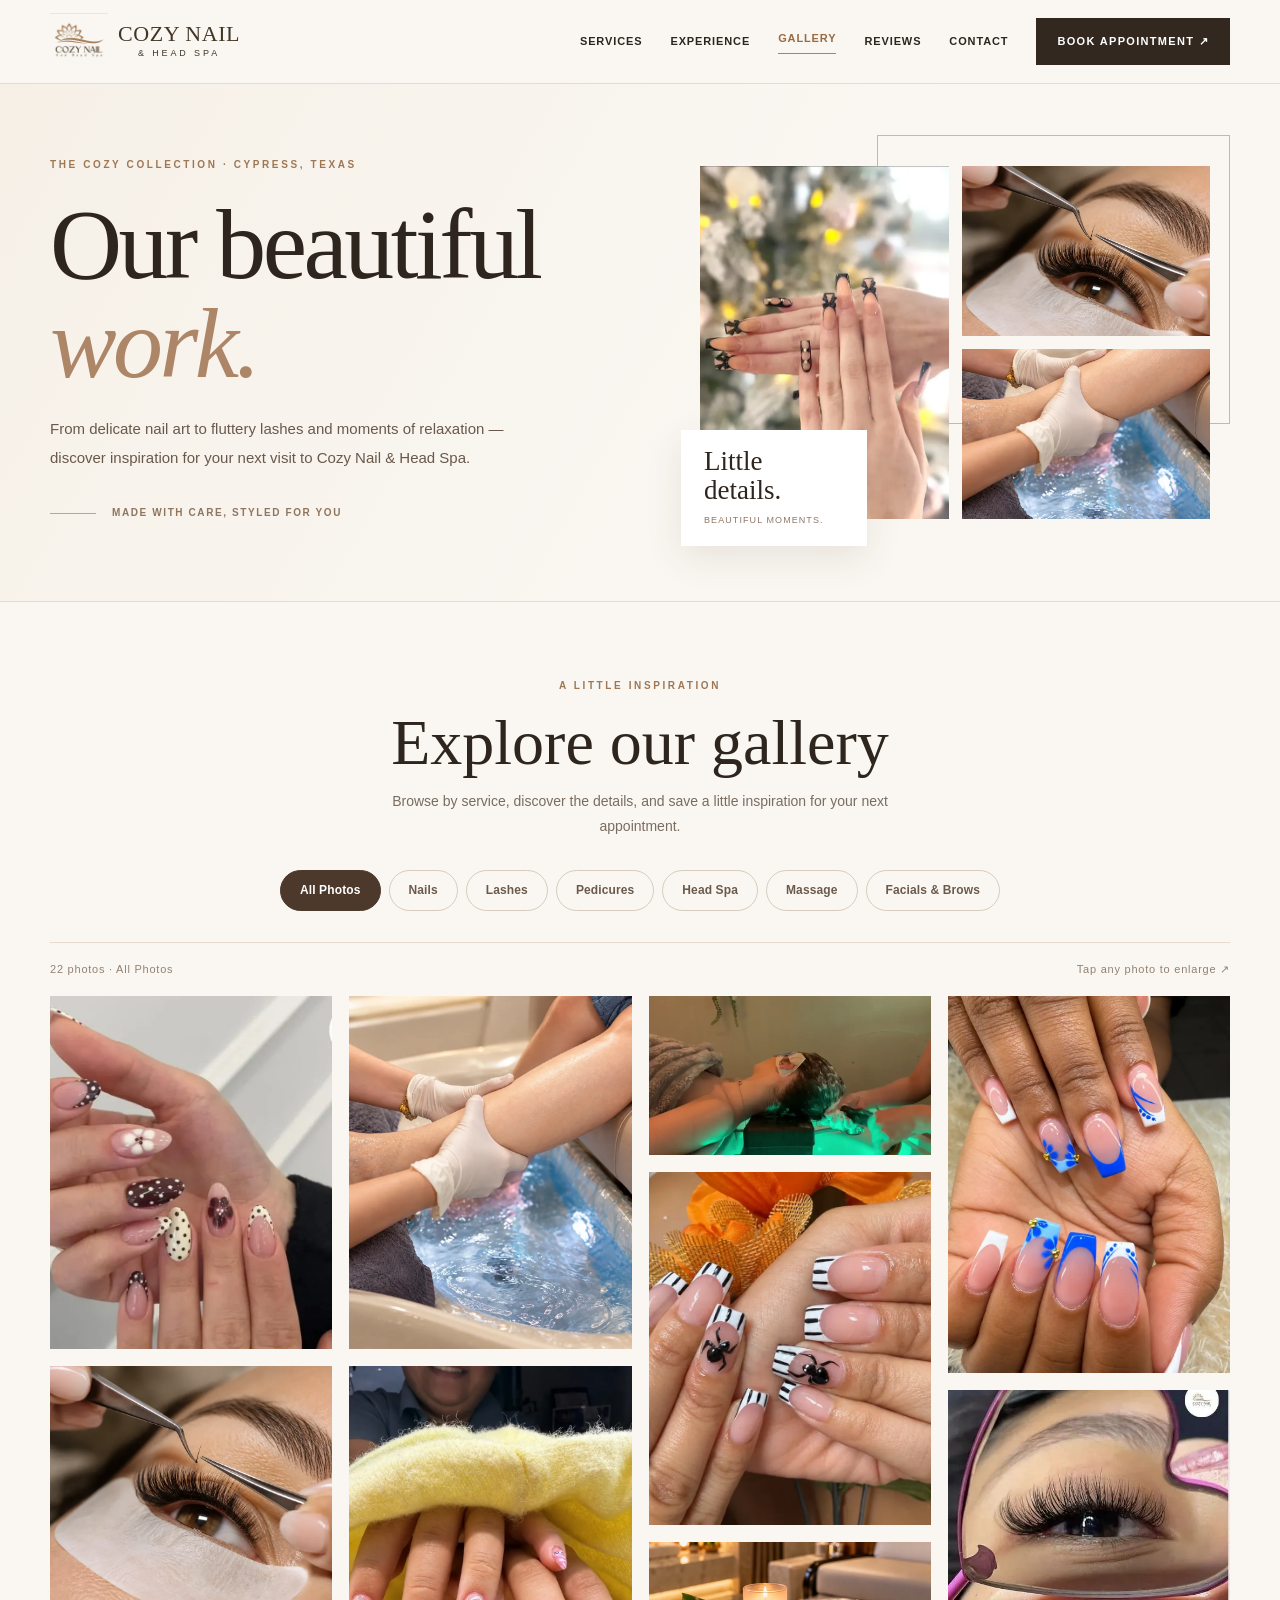
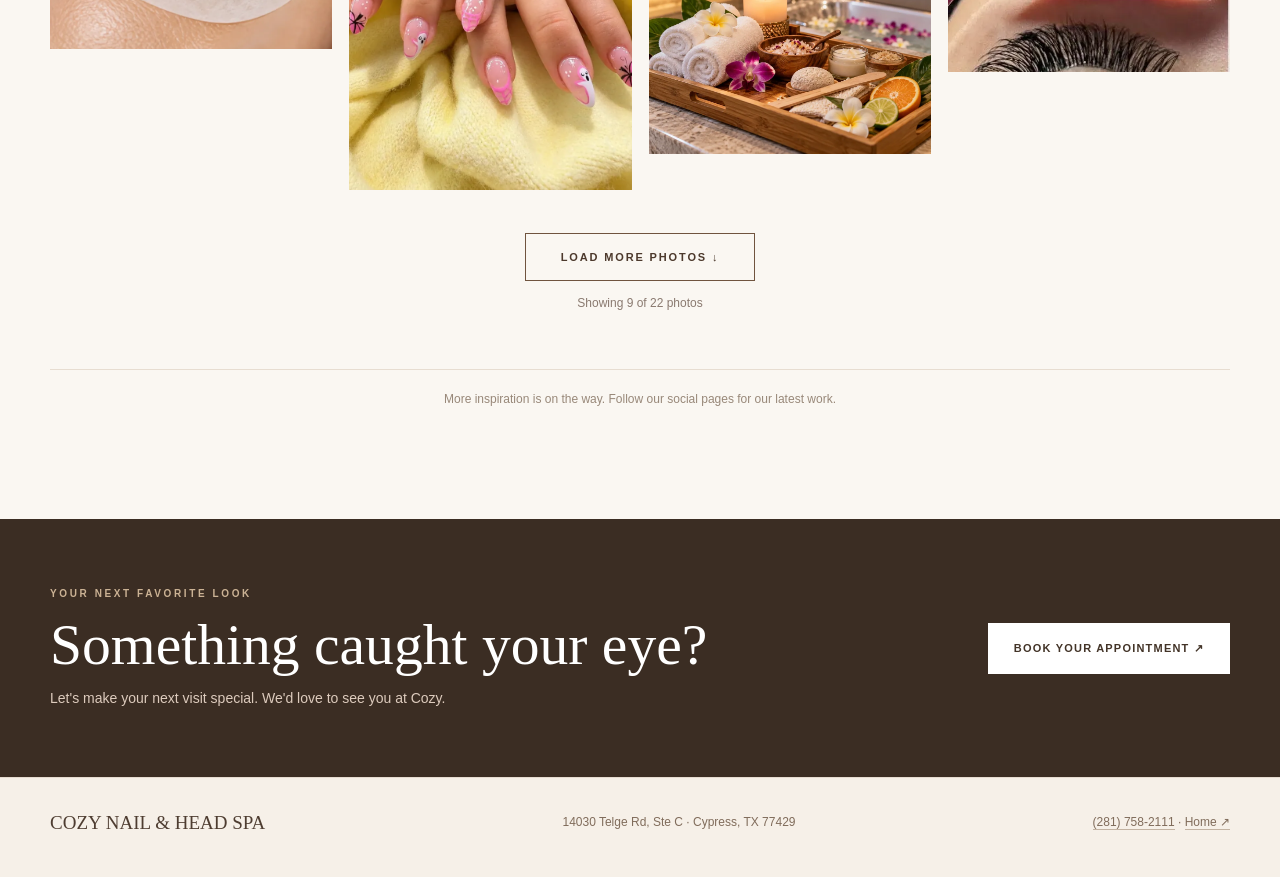
<file: gallery.html>
<!DOCTYPE html>
<html lang="en">
<head>
<meta charset="utf-8"/>
<meta name="viewport" content="width=device-width,initial-scale=1"/>
<meta name="theme-color" content="#faf7f2"/>
<title>Photo Gallery | Cozy Nail &amp; Head Spa</title><link rel="canonical" href="https://cozynailandheadspa.com/gallery.html"/>
<meta name="description" content="Explore nail art, lash extensions, pedicure moments, and spa experiences in Cozy Nail & Head Spa's photo gallery in Cypress, Texas."/>
<style>
:root{--ink:#2d251e;--muted:#86766a;--gold:#a88361;--coffee:#544032;--cream:#faf7f2;--sand:#f1eae2;--line:#e6dbcf;--white:#fff;--font:'DM Sans',Arial,sans-serif;--display:'Italiana',Georgia,serif}
*{box-sizing:border-box}
html{scroll-behavior:smooth}
body{margin:0;background:var(--cream);color:var(--ink);font:400 14px/1.65 var(--font);-webkit-font-smoothing:antialiased}
body.no-scroll{overflow:hidden}
a{color:inherit;text-decoration:none}button{font:inherit;cursor:pointer}img{max-width:100%;display:block}
.container{width:min(1180px,calc(100% - 44px));margin:0 auto}
.preview-bar{background:#544032;color:#fff;text-align:center;letter-spacing:.17em;font-weight:700;font-size:9px;padding:9px 14px;text-transform:uppercase}
.site-header{position:sticky;top:0;z-index:30;background:#faf7f2ee;backdrop-filter:blur(16px);border-bottom:1px solid #e6dbcf}
.nav{display:flex;align-items:center;justify-content:space-between;height:83px;gap:24px}
.brand{display:flex;align-items:center;gap:10px;flex-shrink:0}
.brand img{width:58px;height:58px;object-fit:contain;mix-blend-mode:multiply}
.brand-copy{font-family:var(--display);font-size:22px;line-height:1.05;letter-spacing:.025em;color:#433629}
.brand-copy span{display:block;font:500 9px/1.8 var(--font);letter-spacing:.32em;text-align:center}
.nav-links{display:flex;align-items:center;gap:28px}
.nav-links>a:not(.book-btn){font-size:11px;font-weight:700;letter-spacing:.08em;text-transform:uppercase;white-space:nowrap}
.nav-links>a.is-current{border-bottom:1px solid var(--gold);padding-bottom:5px;color:#9a6a42}
.book-btn{background:#33281f;color:white;padding:14px 21px;font-size:11px;font-weight:700;text-transform:uppercase;letter-spacing:.12em;white-space:nowrap}
.menu-btn{display:none;border:1px solid var(--line);padding:8px 13px;background:transparent;font-size:23px}
.hero{background:linear-gradient(120deg,#f6f0e7,#faf7f2 60%);border-bottom:1px solid var(--line);overflow:hidden}
.hero-inner{display:grid;grid-template-columns:1.04fr .96fr;align-items:center;gap:55px;padding:64px 0 70px}
.eyebrow{font-size:10px;letter-spacing:.26em;text-transform:uppercase;color:#9e7754;font-weight:700}
.hero h1{font-family:var(--display);font-weight:400;font-size:clamp(63px,7.8vw,116px);line-height:.99;letter-spacing:-.035em;margin:22px 0 22px}
.hero h1 span{display:block;color:#ad8567;font-style:italic}
.hero-lead{font-size:15px;line-height:1.9;color:#69594c;max-width:465px;margin:0}
.hero-lines{display:flex;align-items:center;gap:16px;margin-top:33px;color:#8f7660;text-transform:uppercase;letter-spacing:.16em;font-size:10px;font-weight:700}
.hero-lines i{width:46px;height:1px;background:#bda58b;display:block}
.hero-frame{display:grid;grid-template-columns:1fr 1fr;grid-template-rows:170px 170px;gap:13px;position:relative;padding:18px 20px 12px 10px}
.hero-frame:before{content:"";position:absolute;top:-13px;right:0;width:65%;height:75%;border:1px solid #ceb69c;z-index:0}
.hero-frame img{width:100%;height:100%;object-fit:cover;position:relative;z-index:1}
.hero-frame img:first-child{grid-row:span 2}
.hero-frame img:nth-child(2){object-position:center 30%}
.hero-frame img:nth-child(3){object-position:center}
.hero-medallion{position:absolute;z-index:2;left:-9px;bottom:-15px;background:#fff;padding:18px 23px;box-shadow:0 12px 34px #48351e1a;max-width:186px}
.hero-medallion span{font-family:var(--display);font-size:27px;line-height:1}
.hero-medallion small{display:block;color:#8f7767;font-size:9px;letter-spacing:.12em;text-transform:uppercase;margin-top:7px}
.collection{padding:76px 0 98px}
.section-overline{text-align:center}
.section-heading{font-family:var(--display);text-align:center;font-size:clamp(38px,5vw,67px);font-weight:400;line-height:1.12;margin:12px 0 11px}
.section-sub{color:#796c60;text-align:center;max-width:520px;margin:0 auto 30px;font-size:14px;line-height:1.8}
.filter-row{display:flex;flex-wrap:wrap;justify-content:center;gap:8px;margin:0 auto 31px;max-width:980px}
.filter-btn{border:1px solid #d7cbbd;background:transparent;color:#6b5a4c;padding:10px 19px;white-space:nowrap;border-radius:100px;font-weight:600;letter-spacing:.01em;font-size:12px;transition:background .2s,color .2s,border-color .2s}
.filter-btn:hover{border-color:#88694e}
.filter-btn[aria-pressed="true"]{background:#4c392c;border-color:#4c392c;color:#fff}
.count-row{display:flex;justify-content:space-between;align-items:center;color:#928173;font-size:11px;letter-spacing:.07em;margin-bottom:18px;border-top:1px solid var(--line);padding-top:17px}
.masonry{columns:4;column-gap:17px}
.photo-card{display:block;break-inside:avoid;position:relative;overflow:hidden;cursor:zoom-in;background:#ebdfd2;border:0;padding:0;margin:0 0 17px;width:100%;text-align:left;color:white}
.photo-card img{width:100%;height:auto;object-fit:cover;transition:transform .55s ease,filter .35s ease}
.photo-card:nth-child(5n+1) img{aspect-ratio:4/5;object-fit:cover}
.photo-card:nth-child(7n+2) img{aspect-ratio:1/1;object-fit:cover}
.photo-card:nth-child(6n+4) img{aspect-ratio:4/6;object-fit:cover}
.photo-card:hover img,.photo-card:focus-visible img{transform:scale(1.055);filter:brightness(.82)}
.photo-card .overlay{position:absolute;inset:auto 0 0;padding:47px 17px 16px;background:linear-gradient(transparent,#1b110eab);opacity:0;transition:opacity .3s}
.photo-card:hover .overlay,.photo-card:focus-visible .overlay{opacity:1}
.photo-card .overlay strong{display:block;font-size:13px;font-weight:600;line-height:1.2}
.photo-card .overlay small{display:block;letter-spacing:.15em;font-size:9px;text-transform:uppercase;margin-top:5px}
.view-icon{position:absolute;right:14px;top:14px;width:35px;height:35px;border-radius:50%;display:flex;align-items:center;justify-content:center;background:#faf7f2;color:#48372b;opacity:0;transform:translateY(8px);transition:all .25s;font-size:19px}
.photo-card:hover .view-icon,.photo-card:focus-visible .view-icon{opacity:1;transform:none}
.gallery-actions{text-align:center;margin-top:43px}
.loadmore{border:1px solid #70543f;background:transparent;padding:14px 35px;font-weight:700;font-size:11px;letter-spacing:.17em;text-transform:uppercase;color:#4c392c;transition:background .2s}
.loadmore:hover{background:#4c392c;color:white}
.loadmore[hidden]{display:none}
.gallery-progress{color:#8a7a70;font-size:12px;margin-top:13px}
.tip{margin-top:55px;border-top:1px solid #e7ddd1;padding-top:20px;text-align:center;color:#988879;font-size:12px}
.cta{background:#3b2d23;color:#fff;padding:67px 0}
.cta-inner{display:flex;justify-content:space-between;gap:40px;align-items:center}
.cta h2{font-family:var(--display);font-size:clamp(34px,4.5vw,64px);font-weight:400;line-height:1.05;margin:12px 0}
.cta p{color:#ddcbbd;margin:0}
.cta-btn{display:inline-flex;align-items:center;justify-content:center;background:#fff;color:#433428;padding:16px 26px;font-size:11px;font-weight:700;text-transform:uppercase;letter-spacing:.11em;white-space:nowrap}
footer{padding:29px 0 38px;background:#f6f0e8;border-top:1px solid var(--line)}
.foot{display:flex;gap:18px;justify-content:space-between;align-items:center;color:#806c5b;font-size:12px}
.foot strong{font-family:var(--display);font-size:19px;font-weight:400;color:#4e3d31}
.foot a{border-bottom:1px solid #c3b3a2}
.lightbox{position:fixed;inset:0;z-index:60;background:#17110ff0;display:flex;align-items:center;justify-content:center;padding:55px 84px;opacity:0;visibility:hidden;transition:opacity .2s,visibility .2s}
.lightbox.is-open{opacity:1;visibility:visible}
.lightbox-figure{max-height:100%;display:flex;flex-direction:column;align-items:center;gap:13px;min-width:0}
.lightbox img{max-height:calc(100vh - 155px);max-width:min(100%,990px);object-fit:contain;box-shadow:0 10px 45px #0009}
.lightbox-caption{color:#f0e8e3;text-align:center;font-size:13px}
.lightbox-caption small{color:#c9b7a7;display:block;font-size:11px;letter-spacing:.1em;text-transform:uppercase}
.lb-button{position:absolute;display:flex;justify-content:center;align-items:center;width:46px;height:46px;border:1px solid #ffffff6b;background:#ffffff1e;color:white;border-radius:50%;font-size:22px;transition:background .2s}
.lb-button:hover{background:#ffffff48}
.lb-close{right:26px;top:23px}.lb-prev{left:26px;top:48%}.lb-next{right:26px;top:48%}
.lb-counter{position:absolute;left:28px;top:30px;color:#decfc1;font-size:11px;letter-spacing:.12em}
.empty{text-align:center;padding:45px;color:#877567}
@media(max-width:1080px){.nav-links{gap:17px}.nav-links>a:not(.book-btn){font-size:10px}.book-btn{padding:12px 14px}.hero-inner{gap:25px}.masonry{columns:3}}
@media(max-width:770px){.container{width:calc(100% - 34px)}.nav{height:72px}.brand img{width:50px;height:50px}.brand-copy{font-size:19px}.menu-btn{display:block}.nav-links{display:none;position:absolute;top:100%;left:0;right:0;background:#faf7f2;padding:20px;box-shadow:0 12px 28px #33221122;flex-direction:column;align-items:stretch;gap:18px}.nav-links.open{display:flex}.nav-links>a:not(.book-btn){font-size:12px}.hero-inner{grid-template-columns:1fr;gap:25px;padding:46px 0 60px}.hero h1{font-size:clamp(58px,14vw,95px);margin:15px 0}.hero-frame{max-width:590px;width:100%;margin:7px auto 0;grid-template-rows:160px 160px}.hero-medallion{left:1px}.collection{padding:58px 0 69px}.masonry{columns:2;column-gap:11px}.photo-card{margin-bottom:11px}.filter-row{justify-content:flex-start;flex-wrap:nowrap;overflow-x:auto;scrollbar-width:none;padding-bottom:8px}.filter-row::-webkit-scrollbar{display:none}.filter-btn{padding:10px 14px}.cta-inner{flex-direction:column;align-items:flex-start;gap:24px}.foot{flex-direction:column;align-items:flex-start}.lightbox{padding:70px 30px}.lb-button{width:37px;height:37px;font-size:18px}.lb-prev{left:7px}.lb-next{right:7px}.lb-close{right:16px;top:17px}.lb-counter{left:16px;top:24px}.lightbox img{max-height:calc(100vh - 185px)}}
@media(max-width:390px){.brand-copy{font-size:17px}.masonry{column-gap:9px}.photo-card{margin-bottom:9px}.hero-frame{grid-template-rows:125px 125px}.hero-medallion{padding:11px 15px}.hero-medallion span{font-size:22px}}
@media(prefers-reduced-motion:reduce){*,*:before,*:after{transition:none!important;scroll-behavior:auto!important}}
</style>
</head>
<body>
<header class="site-header"><div class="container nav">
<a class="brand" href="https://cozynailandheadspa.com" aria-label="Cozy Nail and Head Spa homepage"><img src="assets/images/logo.webp" alt="Cozy Nail and Head Spa logo"/><div class="brand-copy">COZY NAIL<span>&amp; HEAD SPA</span></div></a>
<button class="menu-btn" id="menuButton" aria-expanded="false" aria-label="Open navigation">☰</button>
<nav class="nav-links" id="mainNav"><a href="https://cozynailandheadspa.com/#services">Services</a><a href="https://cozynailandheadspa.com/#experience">Experience</a><a href="#collection" class="is-current">Gallery</a><a href="https://cozynailandheadspa.com/#reviews">Reviews</a><a href="https://cozynailandheadspa.com/#contact">Contact</a><a class="book-btn" href="https://booking.gocheckin.net/v2/16063" target="_blank" rel="noopener">Book Appointment ↗</a></nav>
</div></header>
<main>
<section class="hero"><div class="container hero-inner"><div><div class="eyebrow">The Cozy Collection · Cypress, Texas</div><h1>Our beautiful <span>work.</span></h1><p class="hero-lead">From delicate nail art to fluttery lashes and moments of relaxation — discover inspiration for your next visit to Cozy Nail &amp; Head Spa.</p><div class="hero-lines"><i></i> Made with care, styled for you</div></div>
<div class="hero-frame"><img src="assets/gallery/gallery-hero-nails.webp" alt="Elegant nail design"/><img id="heroLashes" alt="Lash extensions"/><img id="heroSpa" alt="Spa pedicure treatment"/><div class="hero-medallion"><span>Little details.</span><small>Beautiful moments.</small></div></div>
</div></section>
<section id="collection" class="collection"><div class="container"><div class="eyebrow section-overline">A little inspiration</div><h2 class="section-heading">Explore our gallery</h2><p class="section-sub">Browse by service, discover the details, and save a little inspiration for your next appointment.</p>
<div class="filter-row" role="group" aria-label="Filter gallery by service" id="filters"></div>
<div class="count-row"><span id="showingCount">Showing photos</span><span>Tap any photo to enlarge ↗</span></div>
<div id="gallery" class="masonry" aria-live="polite"></div>
<div class="gallery-actions"><button id="loadMore" class="loadmore" type="button">Load More Photos ↓</button><div id="progressText" class="gallery-progress"></div></div>
<p class="tip">More inspiration is on the way. Follow our social pages for our latest work.</p>
</div></section>
<section class="cta"><div class="container cta-inner"><div><div class="eyebrow" style="color:#cbb294">Your next favorite look</div><h2>Something caught your eye?</h2><p>Let's make your next visit special. We'd love to see you at Cozy.</p></div><a class="cta-btn" href="https://booking.gocheckin.net/v2/16063" rel="noopener" target="_blank">Book Your Appointment ↗</a></div></section>
</main>
<footer><div class="container foot"><strong>COZY NAIL &amp; HEAD SPA</strong><span>14030 Telge Rd, Ste C · Cypress, TX 77429</span><span><a href="tel:+12817582111">(281) 758-2111</a> · <a href="index.html">Home ↗</a></span></div></footer>
<div class="lightbox" id="lightbox" role="dialog" aria-modal="true" aria-label="Photo viewer" aria-hidden="true">
<div class="lb-counter" id="lbCounter"></div><button type="button" class="lb-button lb-close" id="lbClose" aria-label="Close photo">✕</button><button type="button" class="lb-button lb-prev" id="lbPrev" aria-label="Previous photo">‹</button><figure class="lightbox-figure"><img id="lbPhoto" alt=""/><figcaption class="lightbox-caption" id="lbCaption"></figcaption></figure><button type="button" class="lb-button lb-next" id="lbNext" aria-label="Next photo">›</button>
</div>
<script src="assets/js/gallery-photos.js"></script>
<script>
(()=>{
'use strict';
const all=window.COZY_GALLERY_PHOTOS;
const names=['All Photos','Nails','Lashes','Pedicures','Head Spa','Massage','Facials & Brows'];
const filters=document.getElementById('filters'),gallery=document.getElementById('gallery'),more=document.getElementById('loadMore'),progress=document.getElementById('progressText'),count=document.getElementById('showingCount');
let active='All Photos',limit=9,visible=[],lightboxIndex=0,lastFocused=null;
document.getElementById('heroLashes').src=all.find(i=>i.category==='Lashes').src;
document.getElementById('heroSpa').src=all.find(i=>i.category==='Pedicures').src;
function filtered(){return active==='All Photos'?all:all.filter(i=>i.category===active)}
function drawFilters(){filters.innerHTML='';names.forEach(name=>{const b=document.createElement('button');b.type='button';b.className='filter-btn';b.textContent=name;b.setAttribute('aria-pressed',String(active===name));b.onclick=()=>{active=name;limit=9;drawFilters();render();document.getElementById('collection').scrollIntoView({behavior:'smooth',block:'start'})};filters.append(b)})}
function render(){const matches=filtered();visible=matches.slice(0,limit);const fragment=document.createDocumentFragment();visible.forEach((photo,index)=>{const b=document.createElement('button');b.className='photo-card';b.type='button';b.setAttribute('aria-label','View '+photo.title+' photo');const img=document.createElement('img');img.src=photo.src;img.alt=photo.alt;img.loading=index<6?'eager':'lazy';const caption=document.createElement('span');caption.className='overlay';const title=document.createElement('strong');title.textContent=photo.title;const category=document.createElement('small');category.textContent=photo.category;caption.append(title,category);const icon=document.createElement('span');icon.className='view-icon';icon.textContent='↗';b.append(img,caption,icon);b.onclick=()=>openPhoto(index);fragment.append(b)});gallery.replaceChildren(fragment);count.textContent=`${matches.length} photos · ${active}`;more.hidden=limit>=matches.length;progress.textContent=`Showing ${visible.length} of ${matches.length} photos`}
more.onclick=()=>{limit+=9;render()};
const lb=document.getElementById('lightbox'),photo=document.getElementById('lbPhoto'),cap=document.getElementById('lbCaption'),lbc=document.getElementById('lbCounter');
function updateLightbox(){const item=visible[lightboxIndex];if(!item)return;photo.src=item.src;photo.alt=item.alt;cap.textContent='';const strong=document.createElement('strong');strong.textContent=item.title;const small=document.createElement('small');small.textContent=item.category;cap.append(strong,small);lbc.textContent=`${lightboxIndex+1} / ${visible.length}`}
function openPhoto(index){lastFocused=document.activeElement;lightboxIndex=index;updateLightbox();lb.classList.add('is-open');lb.setAttribute('aria-hidden','false');document.body.classList.add('no-scroll');document.getElementById('lbClose').focus()}
function close(){lb.classList.remove('is-open');lb.setAttribute('aria-hidden','true');document.body.classList.remove('no-scroll');photo.removeAttribute('src');if(lastFocused)lastFocused.focus()}
function shift(diff){lightboxIndex=(lightboxIndex+diff+visible.length)%visible.length;updateLightbox()}
document.getElementById('lbClose').onclick=close;document.getElementById('lbPrev').onclick=()=>shift(-1);document.getElementById('lbNext').onclick=()=>shift(1);
lb.addEventListener('click',ev=>{if(ev.target===lb)close()});
document.addEventListener('keydown',ev=>{if(!lb.classList.contains('is-open'))return;if(ev.key==='Escape')close();if(ev.key==='ArrowLeft')shift(-1);if(ev.key==='ArrowRight')shift(1);if(ev.key==='Tab'){const focusables=[document.getElementById('lbClose'),document.getElementById('lbPrev'),document.getElementById('lbNext')];const index=focusables.indexOf(document.activeElement);if(ev.shiftKey&&index===0){ev.preventDefault();focusables[2].focus()}else if(!ev.shiftKey&&index===2){ev.preventDefault();focusables[0].focus()}}});
const menuButton=document.getElementById('menuButton'),nav=document.getElementById('mainNav');menuButton.addEventListener('click',()=>{const opened=nav.classList.toggle('open');menuButton.setAttribute('aria-expanded',String(opened))});
nav.querySelectorAll('a').forEach(a=>a.addEventListener('click',()=>{nav.classList.remove('open');menuButton.setAttribute('aria-expanded','false')}));
drawFilters();render();
})();
</script>
</body></html>
</file>
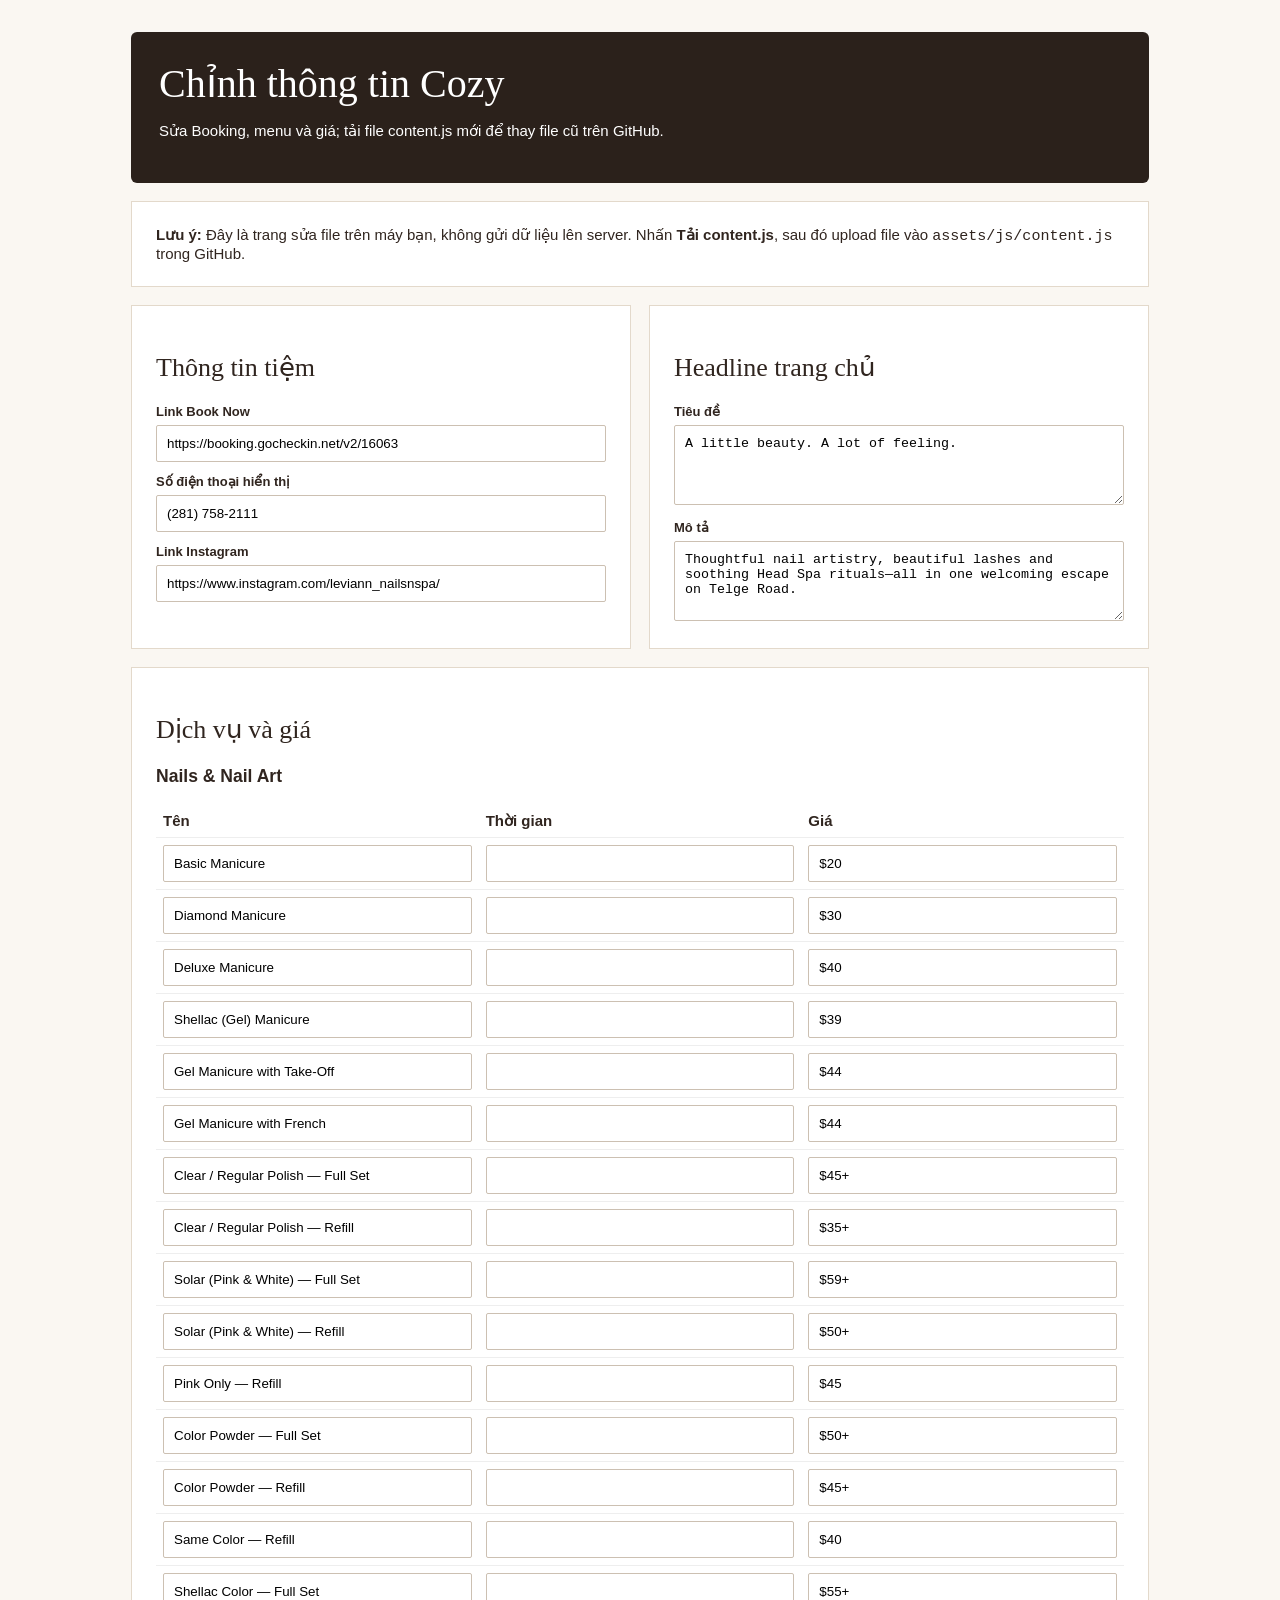
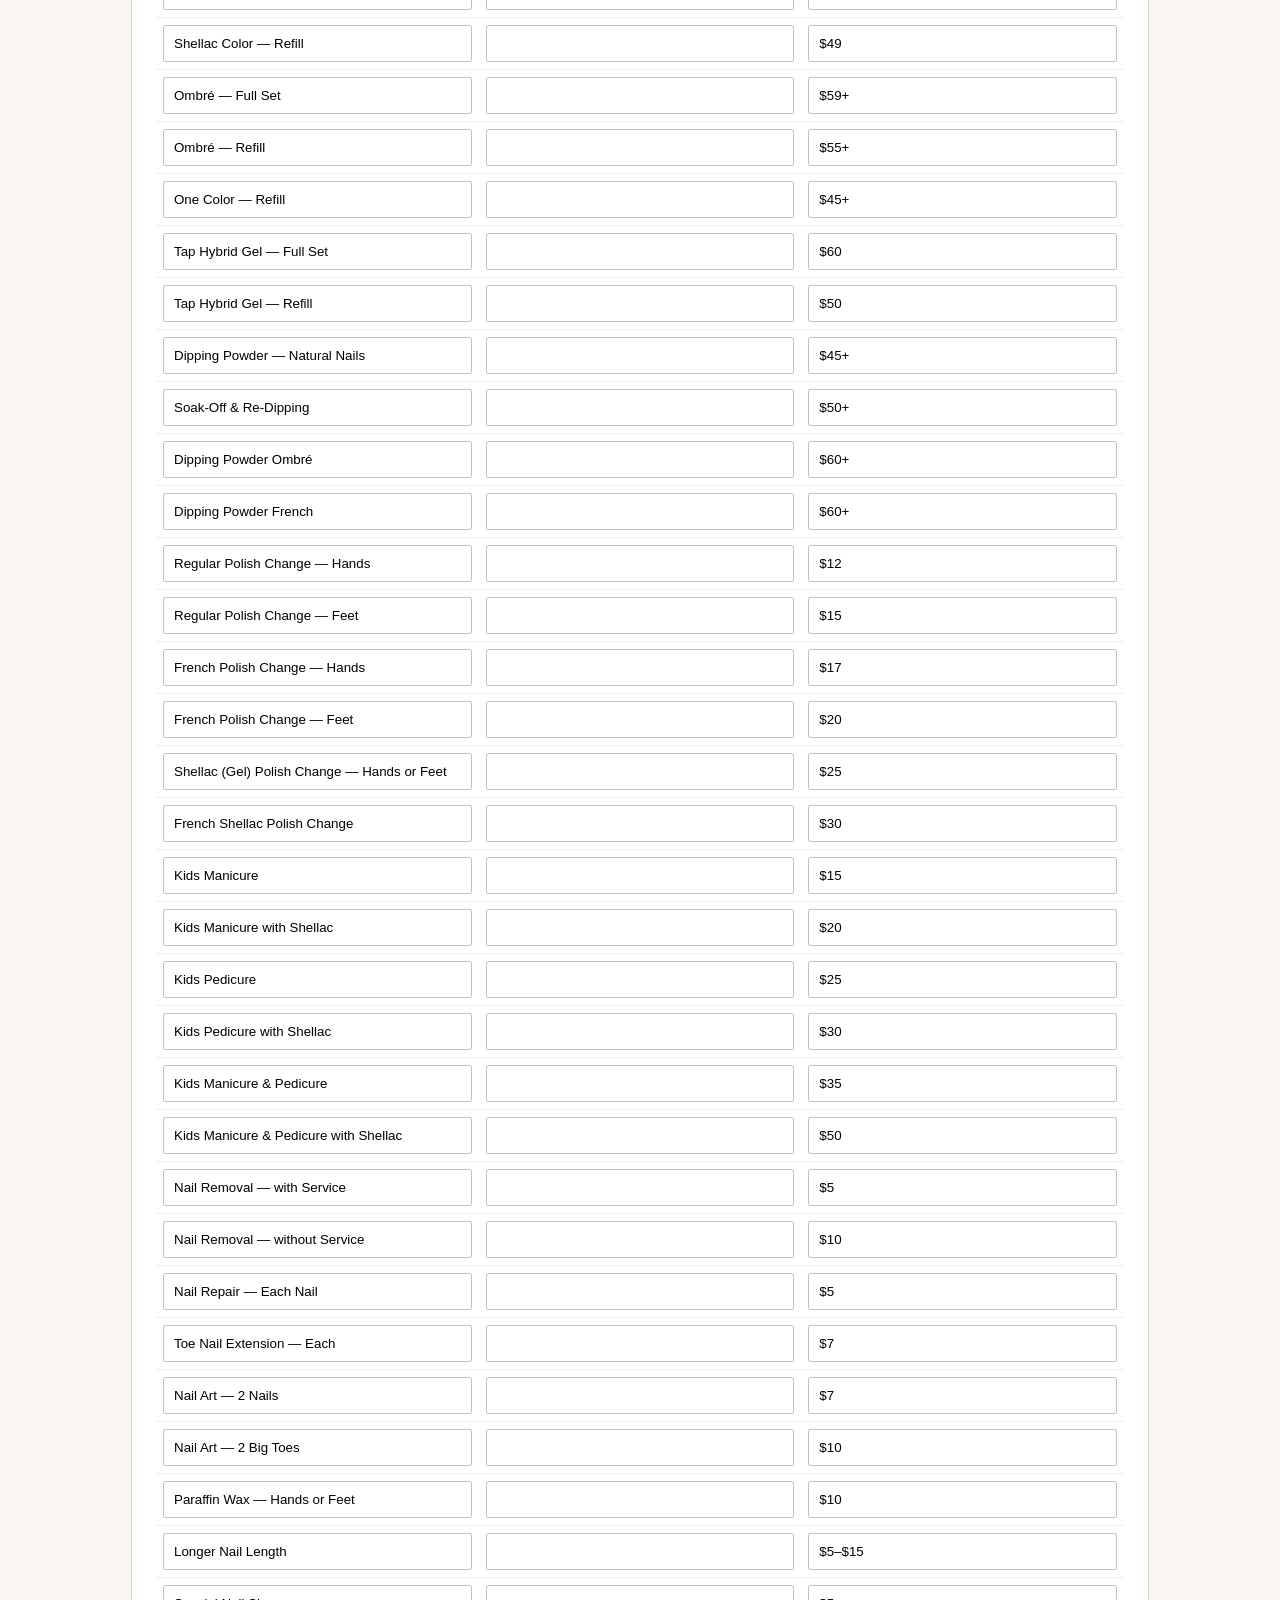
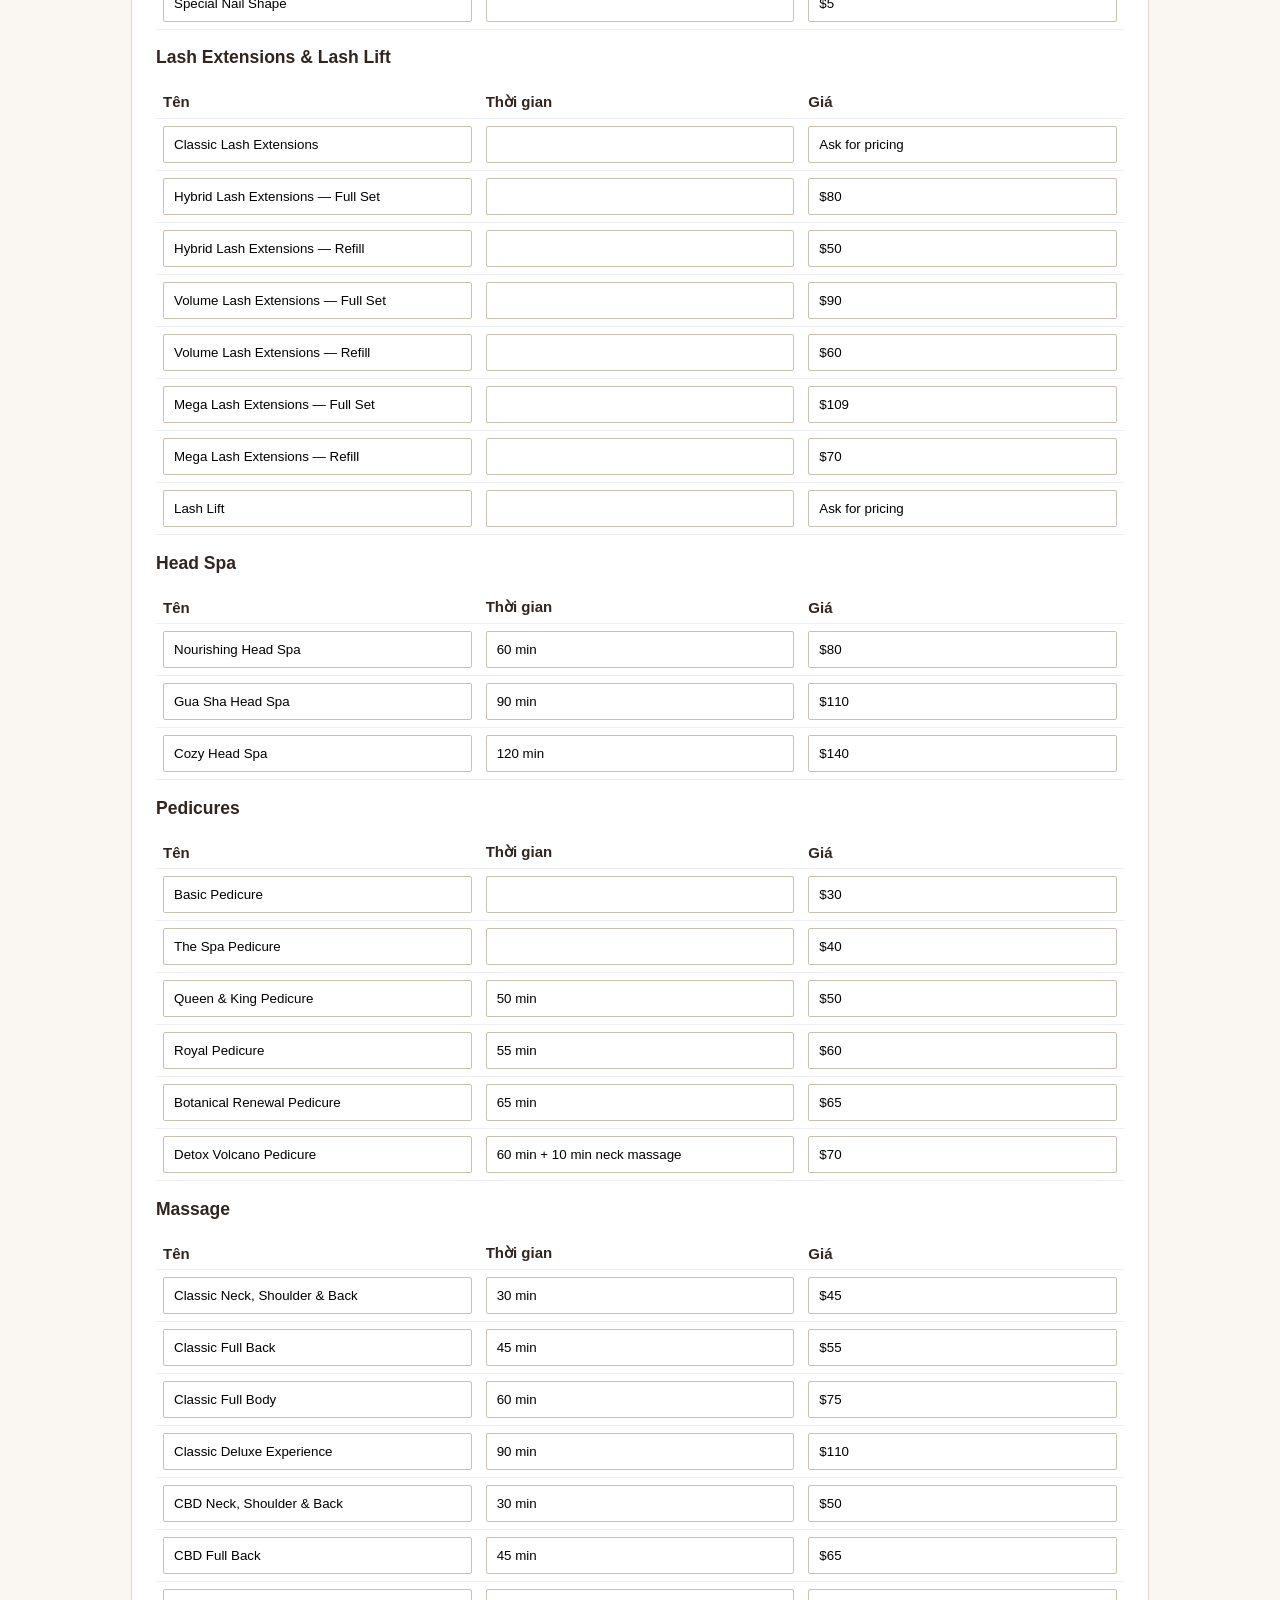
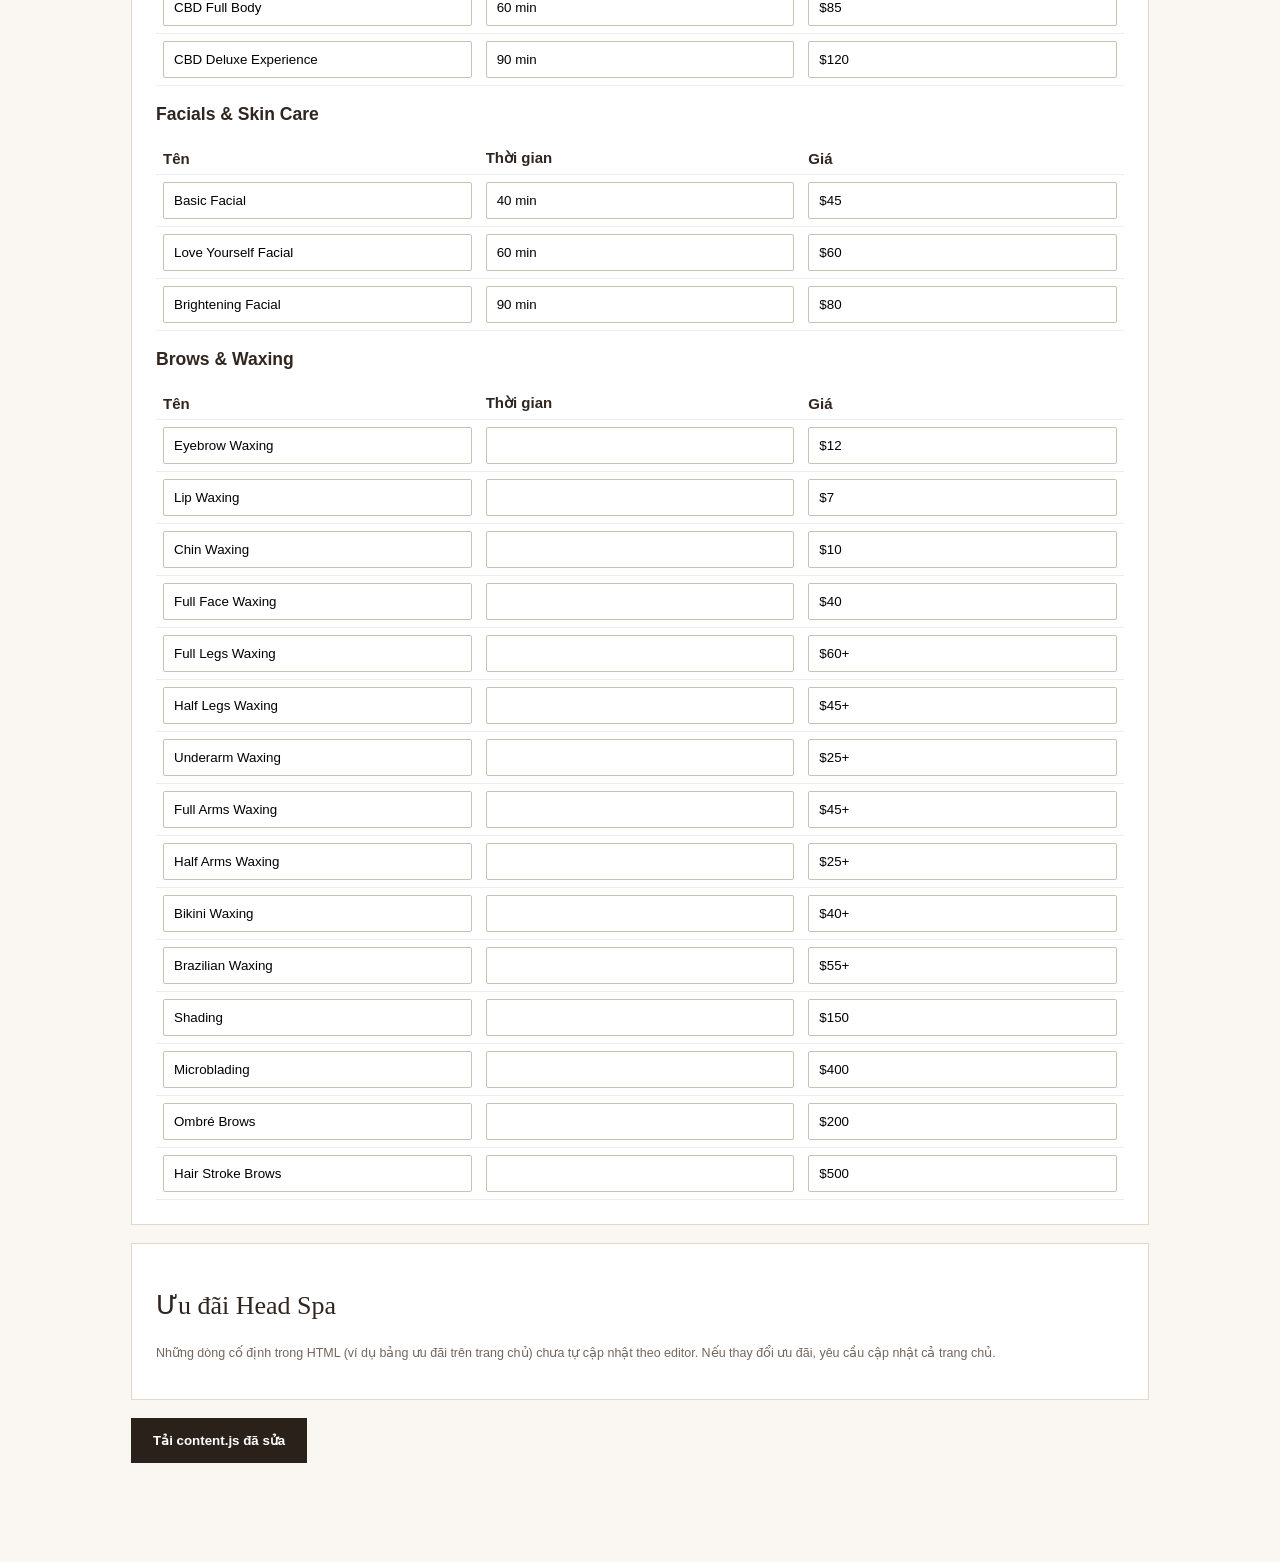
<file: admin/editor.html>
<!doctype html><html lang="vi"><head><meta charset="utf-8"><meta name="viewport" content="width=device-width,initial-scale=1"><title>Cozy – Trình sửa thông tin website</title><style>*{box-sizing:border-box}body{background:#faf7f2;color:#30251f;font:15px Arial,sans-serif;margin:0}.wrap{max-width:1050px;margin:32px auto 100px;padding:0 16px}header{background:#2b211b;color:white;padding:28px;border-radius:6px}h1{font:40px Georgia;margin:0 0 12px}h2{font:26px Georgia}.card{background:white;padding:24px;margin-top:18px;border:1px solid #e3d9cb}.grid{display:grid;grid-template-columns:1fr 1fr;gap:18px}label{font-weight:700;font-size:13px;display:block;margin:12px 0 6px}input,textarea{border:1px solid #ccc0b2;padding:10px;width:100%;border-radius:2px}textarea{min-height:80px}table{width:100%;border-collapse:collapse}td,th{padding:7px;border-bottom:1px solid #eee;text-align:left}td input{min-width:100px}button{border:0;background:#2b211b;color:#fff;padding:15px 22px;font-weight:700;cursor:pointer;margin-top:18px}small{color:#73665c}@media(max-width:720px){.grid{grid-template-columns:1fr}.wrap{padding:0 10px}table{display:block;overflow-x:auto}}</style></head><body><div class="wrap"><header><h1>Chỉnh thông tin Cozy</h1><p>Sửa Booking, menu và giá; tải file content.js mới để thay file cũ trên GitHub.</p></header><div class="card"><strong>Lưu ý:</strong> Đây là trang sửa file trên máy bạn, không gửi dữ liệu lên server. Nhấn <b>Tải content.js</b>, sau đó upload file vào <code>assets/js/content.js</code> trong GitHub.</div><div class="grid"><section class="card"><h2>Thông tin tiệm</h2><label>Link Book Now</label><input id="booking"><label>Số điện thoại hiển thị</label><input id="phone"><label>Link Instagram</label><input id="instagram"></section><section class="card"><h2>Headline trang chủ</h2><label>Tiêu đề</label><textarea id="heroTitle"></textarea><label>Mô tả</label><textarea id="heroText"></textarea></section></div><section class="card"><h2>Dịch vụ và giá</h2><div id="menus"></div></section><section class="card"><h2>Ưu đãi Head Spa</h2><p><small>Những dòng cố định trong HTML (ví dụ bảng ưu đãi trên trang chủ) chưa tự cập nhật theo editor. Nếu thay đổi ưu đãi, yêu cầu cập nhật cả trang chủ.</small></p></section><button id="save">Tải content.js đã sửa</button></div><script src="../assets/js/content.js"></script><script>const D=JSON.parse(JSON.stringify(window.COZY));const $=s=>document.querySelector(s);const e=s=>String(s??'').replace(/[&<>"]/g,c=>({'&':'&amp;','<':'&lt;','>':'&gt;','"':'&quot;'}[c]));$('#booking').value=D.business.bookingUrl;$('#phone').value=D.business.phone;$('#instagram').value=D.business.instagramUrl;$('#heroTitle').value=D.hero.title;$('#heroText').value=D.hero.text;$('#menus').innerHTML=D.services.map((s,j)=>`<section><h3>${e(s.name)}</h3><table><thead><tr><th>Tên</th><th>Thời gian</th><th>Giá</th></tr></thead><tbody>${s.items.map((i,k)=>`<tr><td><input data-j="${j}" data-k="${k}" data-field="name" value="${e(i.name)}"></td><td><input data-j="${j}" data-k="${k}" data-field="duration" value="${e(i.duration)}"></td><td><input data-j="${j}" data-k="${k}" data-field="price" value="${e(i.price)}"></td></tr>`).join('')}</tbody></table></section>`).join('');$('#save').onclick=()=>{D.business.bookingUrl=$('#booking').value;D.business.phone=$('#phone').value;D.business.instagramUrl=$('#instagram').value;D.hero.title=$('#heroTitle').value;D.hero.text=$('#heroText').value;document.querySelectorAll('[data-j]').forEach(el=>D.services[+el.dataset.j].items[+el.dataset.k][el.dataset.field]=el.value);const blob=new Blob(['window.COZY = '+JSON.stringify(D,null,2)+';\n'],{type:'text/javascript'}),url=URL.createObjectURL(blob),a=document.createElement('a');a.href=url;a.download='content.js';a.click();setTimeout(()=>URL.revokeObjectURL(url),1500)}</script></body></html>
</file>
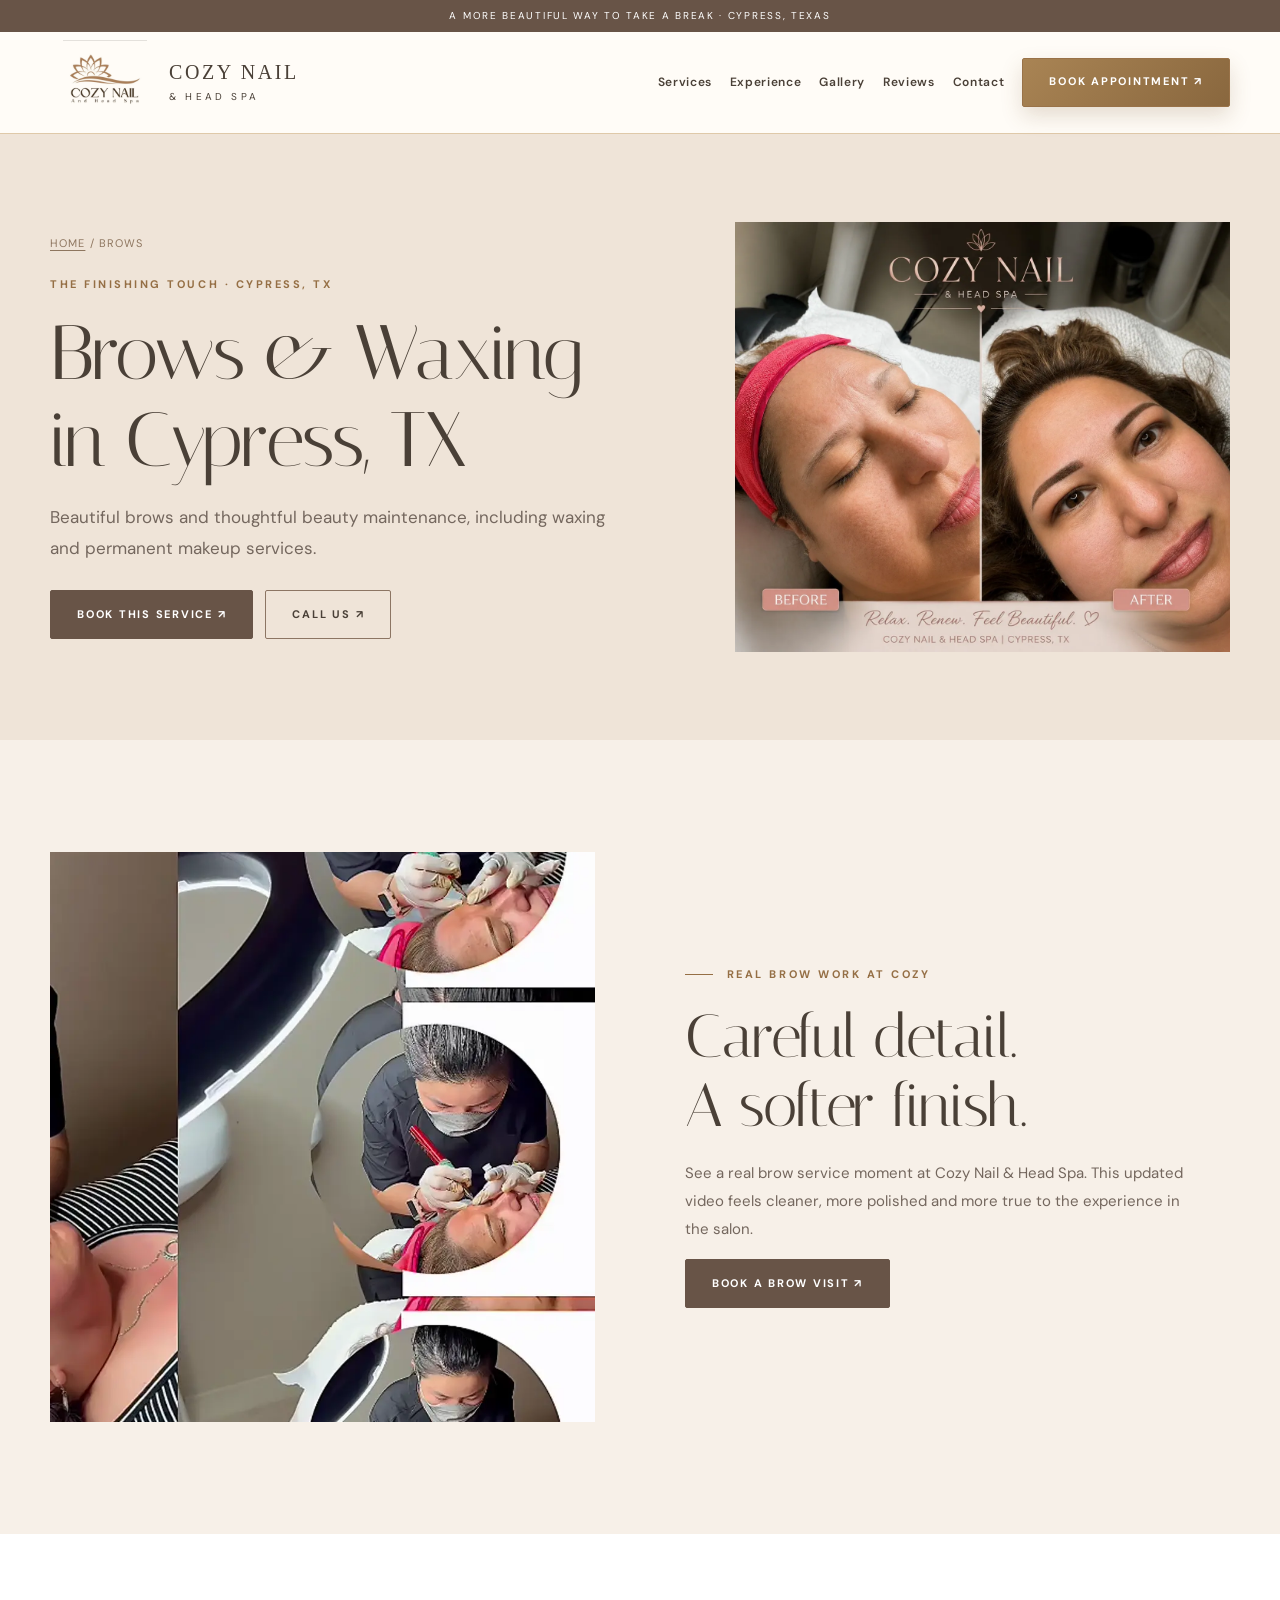
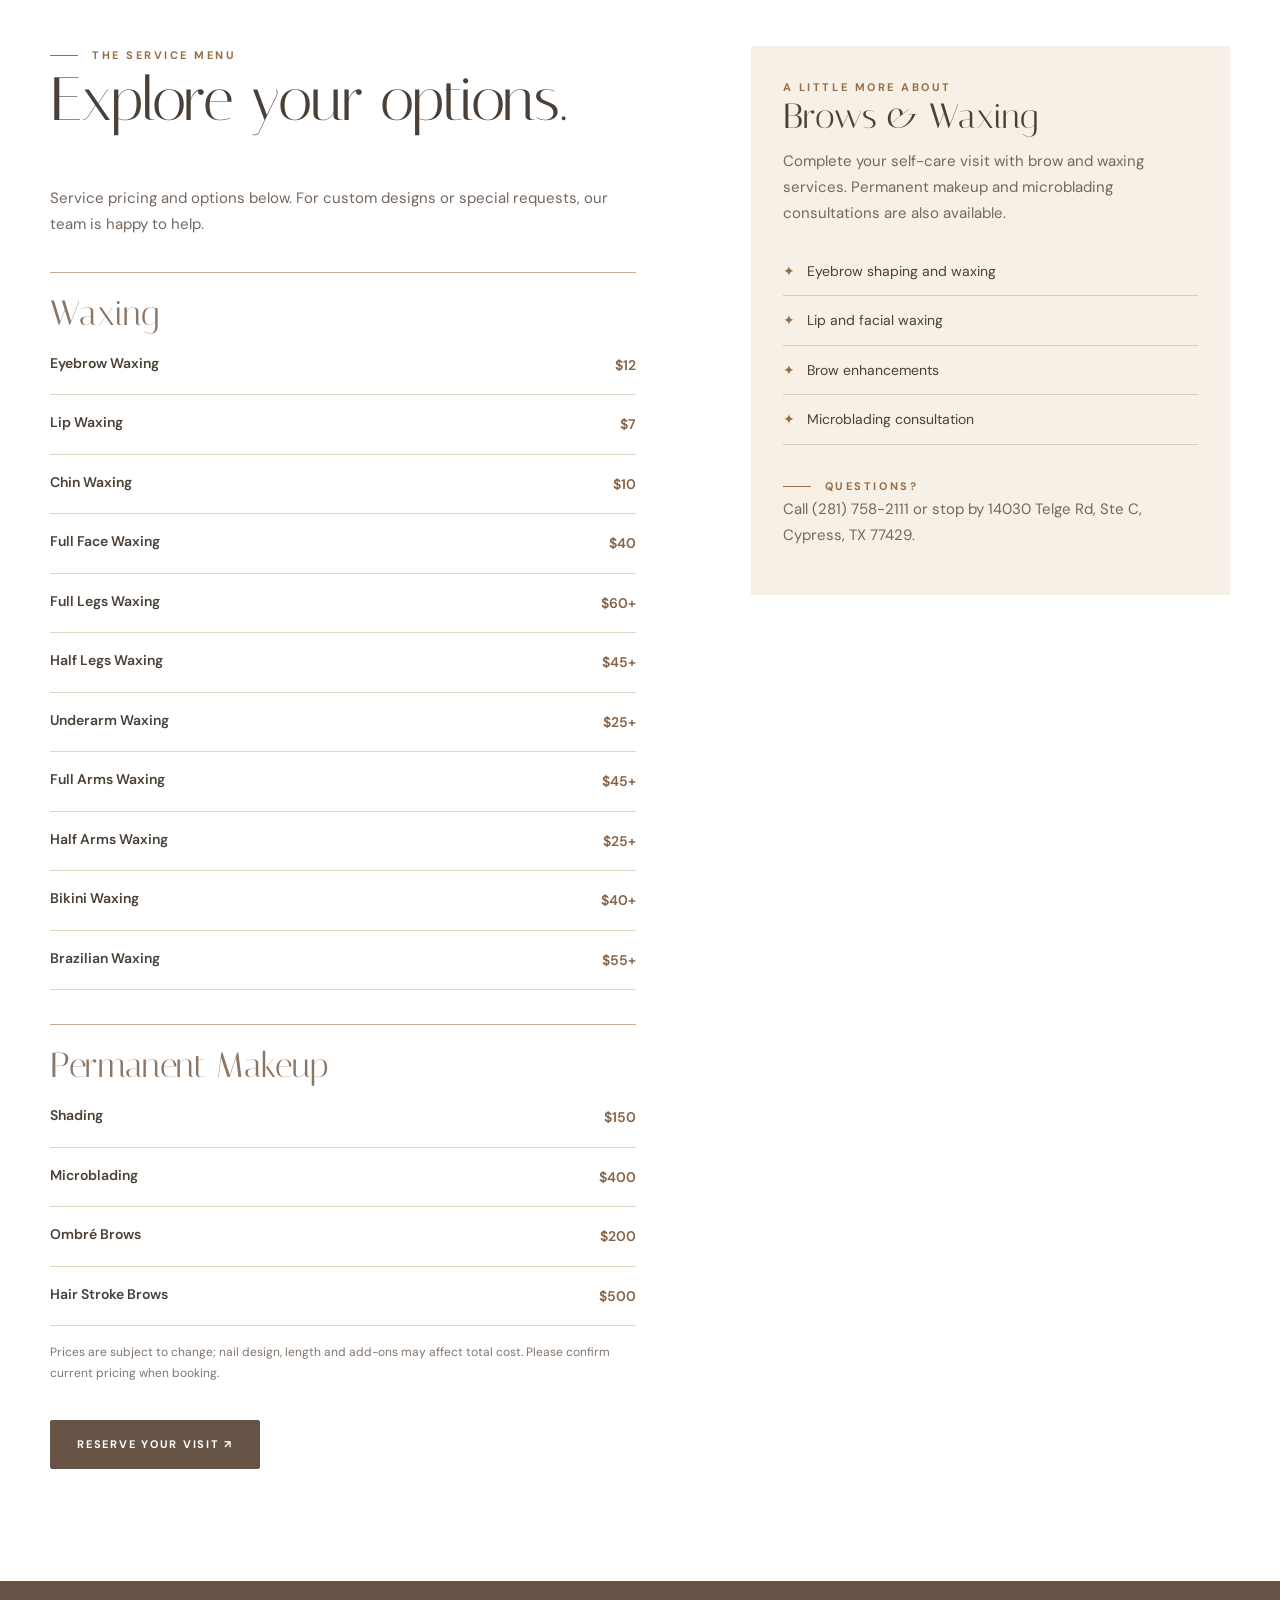
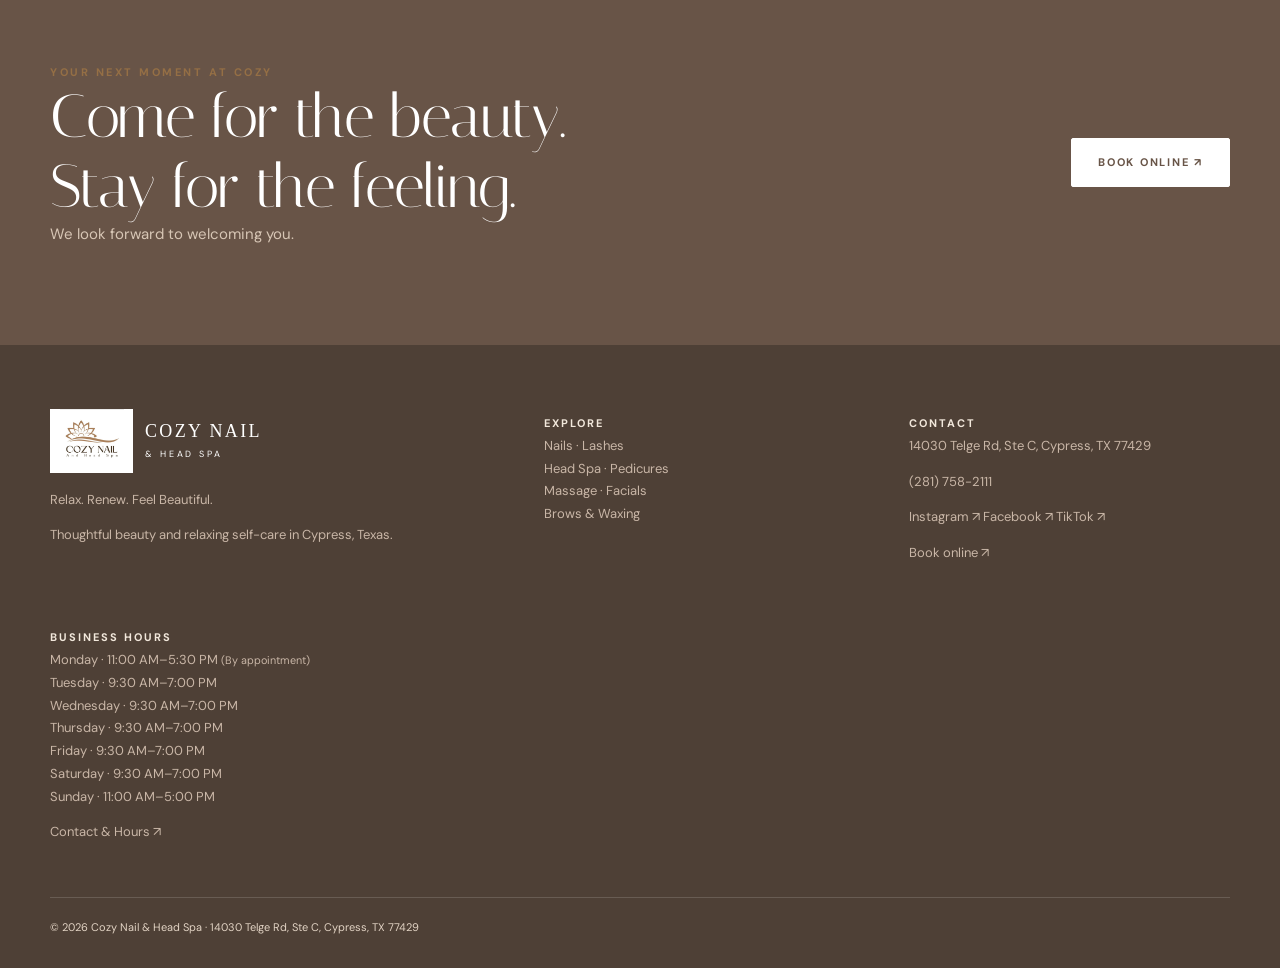
<file: services/brows-waxing.html>
<!DOCTYPE html>
<html lang="en"><head><meta charset="utf-8"/><meta content="width=device-width,initial-scale=1" name="viewport"/><meta content="#272018" name="theme-color"/><title>Brows, Waxing &amp; Microblading in Cypress, TX | Cozy Nail &amp; Head Spa</title><meta content="Explore eyebrow waxing, facial waxing, and brow beauty services including microblading at Cozy Nail &amp; Head Spa in Cypress, TX." name="description"/><meta content="index,follow" name="robots"/><link href="https://cozynailandheadspa.com/services/brows-waxing.html" rel="canonical"/><meta content="website" property="og:type"/><meta content="Brows, Waxing &amp; Microblading in Cypress, TX | Cozy Nail &amp; Head Spa" property="og:title"/><meta content="Explore eyebrow waxing, facial waxing, and brow beauty services including microblading at Cozy Nail &amp; Head Spa in Cypress, TX." property="og:description"/><meta content="https://cozynailandheadspa.com/services/brows-waxing.html" property="og:url"/><meta content="https://cozynailandheadspa.com/assets/images/salon.webp" property="og:image"/><link href="../assets/images/logo.webp" rel="icon"/><link href="../assets/css/style.css?v=20261012-shampoo-contact8" rel="stylesheet"/><script type="application/ld+json">[{"@context":"https://schema.org","@type":"NailSalon","@id":"https://cozynailandheadspa.com/#salon","name":"Cozy Nail & Head Spa","url":"https://cozynailandheadspa.com/","telephone":"+12817582111","image":"https://cozynailandheadspa.com/assets/images/salon.webp","address":{"@type":"PostalAddress","streetAddress":"14030 Telge Rd, Ste C","addressLocality":"Cypress","addressRegion":"TX","postalCode":"77429","addressCountry":"US"},"hasMap":"https://maps.app.goo.gl/F1xXu7MnUmR81qBM8","sameAs":["https://www.instagram.com/leviann_nailsnspa/","https://www.facebook.com/cozynailandheadspa","https://www.tiktok.com/@cozynailandheadspa"],"priceRange":"$$","openingHoursSpecification":[{"@type":"OpeningHoursSpecification","dayOfWeek":["Tuesday","Wednesday","Thursday","Friday","Saturday"],"opens":"09:30","closes":"19:00"},{"@type":"OpeningHoursSpecification","dayOfWeek":"Sunday","opens":"11:00","closes":"17:00"},{"@type":"OpeningHoursSpecification","dayOfWeek":"Monday","opens":"11:00","closes":"17:30","description":"By appointment only"}]},{"@context":"https://schema.org","@type":"Service","name":"Brows & Waxing","areaServed":{"@type":"Place","name":"Cypress, Texas"},"provider":{"@id":"https://cozynailandheadspa.com/#salon"},"url":"https://cozynailandheadspa.com/services/brows-waxing.html"}]</script></head><body data-prefix="../" data-service="brows-waxing"><div class="topline">A more beautiful way to take a break · Cypress, Texas</div><header class="header"><div class="container nav"><a aria-label="Cozy Nail and Head Spa home" class="logo" href="../index.html"><img alt="Cozy Nail &amp; Head Spa lotus logo" height="64" src="../assets/images/logo.webp" width="83"/><span class="wordmark">COZY NAIL<small>&amp; HEAD SPA</small></span></a><button aria-controls="siteNav" aria-expanded="false" aria-label="Toggle navigation" class="menu-toggle">☰</button><nav class="nav-links" id="siteNav"><a href="../index.html#services">Services</a><a href="../index.html#experience">Experience</a><a href="../index.html#gallery">Gallery</a><a href="../index.html#reviews">Reviews</a><a href="../index.html#contact">Contact</a><a class="btn btn-dark" data-book="" href="https://booking.gocheckin.net/v2/16063" rel="noopener noreferrer" target="_blank">Book Appointment ↗</a></nav></div></header><main><section class="page-hero"><div class="container page-grid"><div><div class="breadcrumb"><a href="../index.html">Home</a> / Brows</div><div class="eyebrow" style="margin-top:22px">THE FINISHING TOUCH · CYPRESS, TX</div><h1>Brows &amp; Waxing<br/>in Cypress, TX</h1><p class="lead">Beautiful brows and thoughtful beauty maintenance, including waxing and permanent makeup services.</p><div class="actions" style="margin-top:26px"><a class="btn btn-dark" data-book="" href="https://booking.gocheckin.net/v2/16063" rel="noopener noreferrer" target="_blank">Book This Service ↗</a><a class="btn btn-outline" data-phone-link="" href="tel:+12817582111">Call Us ↗</a></div></div><div class="page-pic"><img alt="Brows &amp; Waxing — Cozy Nail &amp; Head Spa" height="440" loading="eager" src="../assets/images/brows.webp" width="550"/></div></div></section><section class="section linen"><div class="container split"><div class="split-media"><video aria-label="Real brow service at Cozy" data-scroll-video="" loop="" muted="" playsinline="" poster="../assets/images/brows-clean-poster.webp" preload="none"><source src="../assets/video/brows-clean.mp4" type="video/mp4"/></video></div><div class="split-copy"><div class="overline eyebrow">REAL BROW WORK AT COZY</div><h2>Careful detail.<br/>A softer finish.</h2><p class="lead">See a real brow service moment at Cozy Nail &amp; Head Spa. This updated video feels cleaner, more polished and more true to the experience in the salon.</p><a class="btn btn-dark" data-book="" href="https://booking.gocheckin.net/v2/16063" rel="noopener noreferrer" target="_blank">Book a Brow Visit ↗</a></div></div></section><section class="section white"><div class="container menu-and-story"><div><div class="overline eyebrow">THE SERVICE MENU</div><h2>Explore your options.</h2><p>Service pricing and options below. For custom designs or special requests, our team is happy to help.</p><div id="menuItems"><section class="menu-group"><h3 class="menu-group-title">Waxing</h3><div class="menu-item"><div><h4>Eyebrow Waxing</h4></div><span class="price">$12</span></div><div class="menu-item"><div><h4>Lip Waxing</h4></div><span class="price">$7</span></div><div class="menu-item"><div><h4>Chin Waxing</h4></div><span class="price">$10</span></div><div class="menu-item"><div><h4>Full Face Waxing</h4></div><span class="price">$40</span></div><div class="menu-item"><div><h4>Full Legs Waxing</h4></div><span class="price">$60+</span></div><div class="menu-item"><div><h4>Half Legs Waxing</h4></div><span class="price">$45+</span></div><div class="menu-item"><div><h4>Underarm Waxing</h4></div><span class="price">$25+</span></div><div class="menu-item"><div><h4>Full Arms Waxing</h4></div><span class="price">$45+</span></div><div class="menu-item"><div><h4>Half Arms Waxing</h4></div><span class="price">$25+</span></div><div class="menu-item"><div><h4>Bikini Waxing</h4></div><span class="price">$40+</span></div><div class="menu-item"><div><h4>Brazilian Waxing</h4></div><span class="price">$55+</span></div></section><section class="menu-group"><h3 class="menu-group-title">Permanent Makeup</h3><div class="menu-item"><div><h4>Shading</h4></div><span class="price">$150</span></div><div class="menu-item"><div><h4>Microblading</h4></div><span class="price">$400</span></div><div class="menu-item"><div><h4>Ombré Brows</h4></div><span class="price">$200</span></div><div class="menu-item"><div><h4>Hair Stroke Brows</h4></div><span class="price">$500</span></div></section></div><p class="mini-note">Prices are subject to change; nail design, length and add-ons may affect total cost. Please confirm current pricing when booking.</p><a class="btn btn-dark" data-book="" href="https://booking.gocheckin.net/v2/16063" rel="noopener noreferrer" style="margin-top:24px" target="_blank">Reserve Your Visit ↗</a></div><aside class="story-aside"><div class="eyebrow">A LITTLE MORE ABOUT</div><h3>Brows &amp; Waxing</h3><p data-service-description="">Complete your self-care visit with brow and waxing services. Permanent makeup and microblading consultations are also available.</p><ul id="highlights"><li>Eyebrow shaping and waxing</li><li>Lip and facial waxing</li><li>Brow enhancements</li><li>Microblading consultation</li></ul><div class="overline eyebrow">QUESTIONS?</div><p>Call <a href="tel:+12817582111">(281) 758-2111</a> or stop by 14030 Telge Rd, Ste C, Cypress, TX 77429.</p></aside></div></section><section class="section-tight service-cta"><div class="container promo-inner"><div><div class="eyebrow">YOUR NEXT MOMENT AT COZY</div><h2>Come for the beauty.<br/>Stay for the feeling.</h2><p>We look forward to welcoming you.</p></div><a class="btn btn-white" data-book="" href="https://booking.gocheckin.net/v2/16063" rel="noopener noreferrer" target="_blank">Book Online ↗</a></div></section></main><footer class="footer"><div class="container"><div class="footer-grid"><div><a class="logo" href="../index.html"><img alt="" height="64" src="../assets/images/logo.webp" width="83"/><span class="wordmark">COZY NAIL<small>&amp; HEAD SPA</small></span></a><p style="margin-top:16px">Relax. Renew. Feel Beautiful.</p><p>Thoughtful beauty and relaxing self-care in Cypress, Texas.</p></div><div><strong>Explore</strong><p><a href="../services/nails.html">Nails</a> · <a href="../services/lashes.html">Lashes</a><br/><a href="../services/head-spa.html">Head Spa</a> · <a href="../services/pedicures.html">Pedicures</a><br/><a href="../services/massage.html">Massage</a> · <a href="../services/facials.html">Facials</a><br/><a href="../services/brows-waxing.html">Brows &amp; Waxing</a></p></div><div><strong>Contact</strong><p><a data-map-link="" href="https://maps.app.goo.gl/F1xXu7MnUmR81qBM8" rel="noopener" target="_blank"><span data-address="">14030 Telge Rd, Ste C, Cypress, TX 77429</span></a></p><p><a data-phone-link="" href="tel:+12817582111">(281) 758-2111</a></p><p class="cozy-footer-social"><a data-instagram-link="" href="https://www.instagram.com/leviann_nailsnspa/" rel="noopener noreferrer" target="_blank">Instagram ↗</a> <a data-facebook-link="" href="https://www.facebook.com/cozynailandheadspa" rel="noopener noreferrer" target="_blank">Facebook ↗</a> <a data-tiktok-link="" href="https://www.tiktok.com/@cozynailandheadspa" rel="noopener noreferrer" target="_blank">TikTok ↗</a></p><p><a data-book="" href="https://booking.gocheckin.net/v2/16063" rel="noopener noreferrer" target="_blank">Book online ↗</a></p></div><div class="cozy-footer-hours"><strong>Business Hours</strong><p class="cozy-footer-days">Monday · 11:00 AM–5:30 PM <small>(By appointment)</small><br/>Tuesday · 9:30 AM–7:00 PM<br/>Wednesday · 9:30 AM–7:00 PM<br/>Thursday · 9:30 AM–7:00 PM<br/>Friday · 9:30 AM–7:00 PM<br/>Saturday · 9:30 AM–7:00 PM<br/>Sunday · 11:00 AM–5:00 PM</p><p><a href="../index.html#contact">Contact &amp; Hours ↗</a></p></div></div><div class="copyright">© <span data-year="">2026</span> Cozy Nail &amp; Head Spa · 14030 Telge Rd, Ste C, Cypress, TX 77429</div></div></footer><div class="mobile-actions"><a data-phone-link="" href="tel:+12817582111">Call</a><a class="center" data-book="" href="https://booking.gocheckin.net/v2/16063" rel="noopener noreferrer" target="_blank">Book Now</a><a data-map-link="" href="https://maps.app.goo.gl/F1xXu7MnUmR81qBM8">Directions</a></div><script src="../assets/js/content.js?v=20261012-shampoo-contact8"></script><script src="../assets/js/app.js?v=20261012-shampoo-contact8"></script></body></html>
</file>
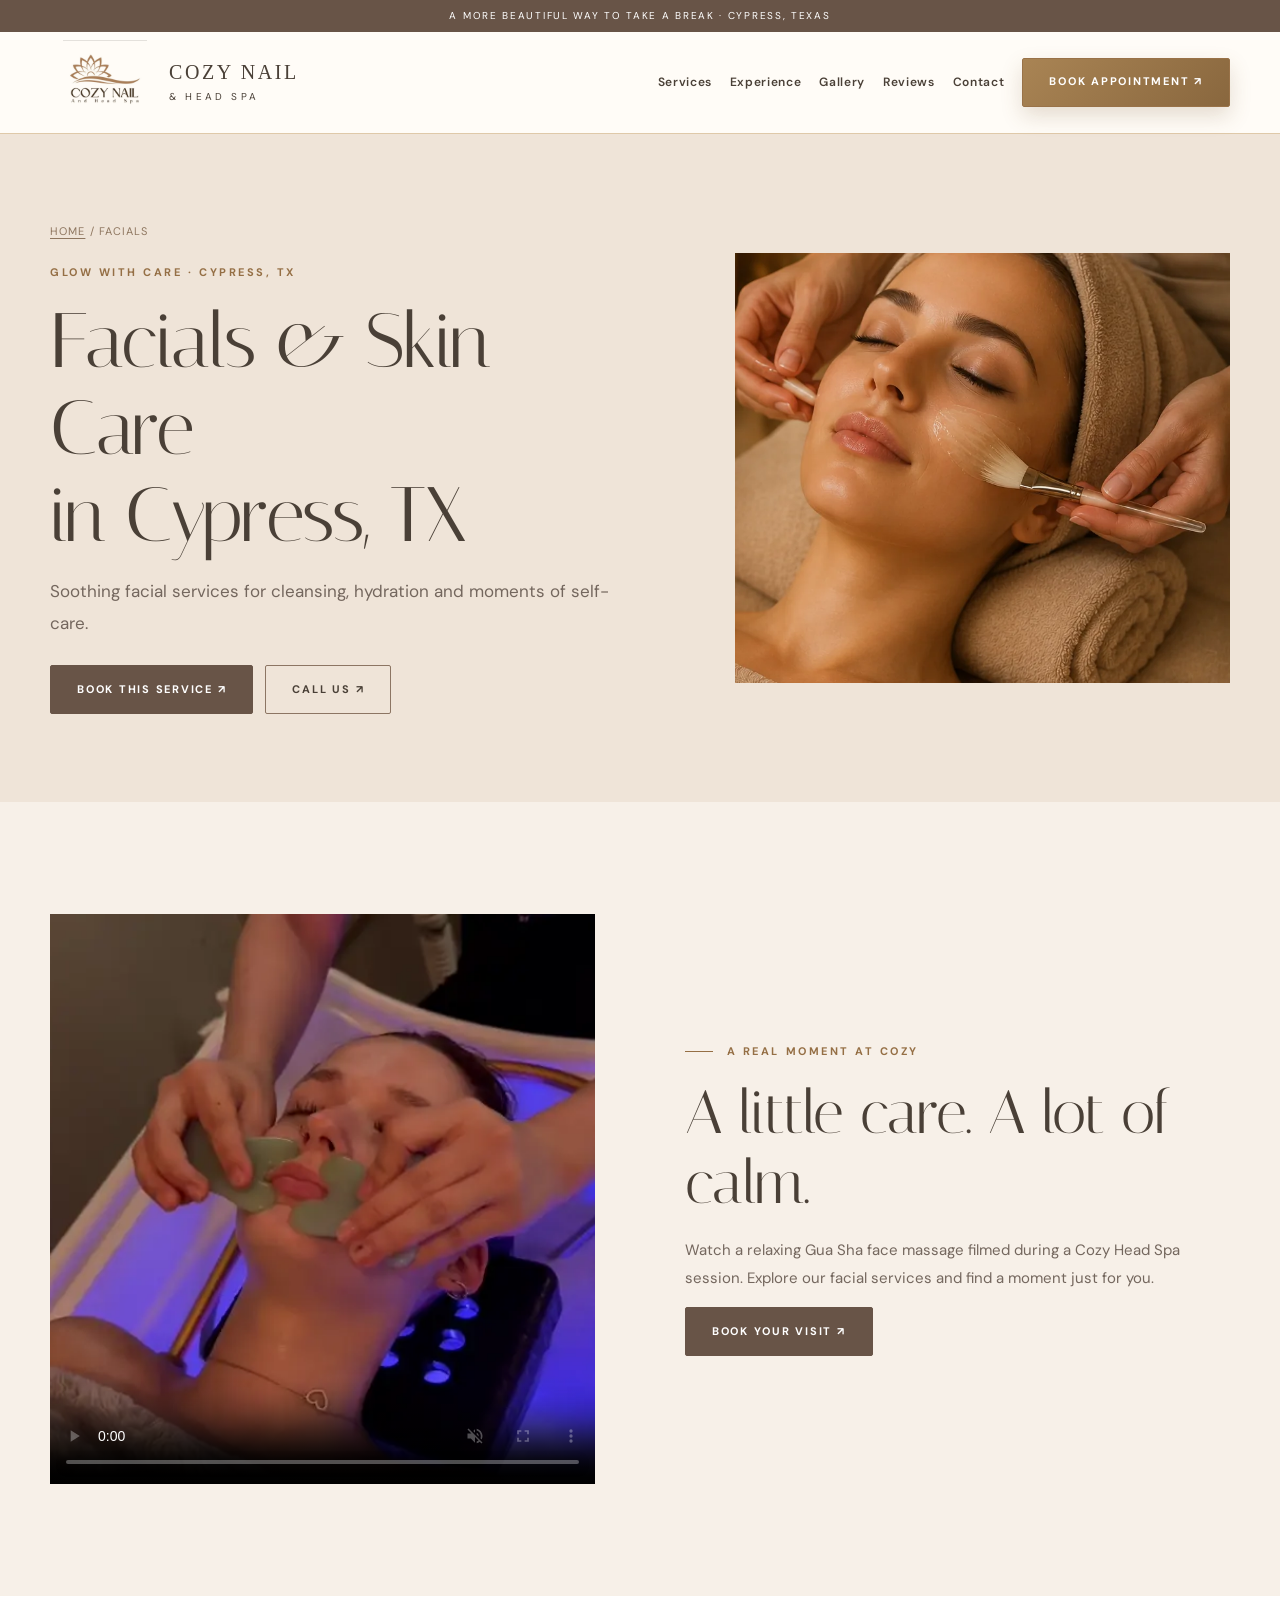
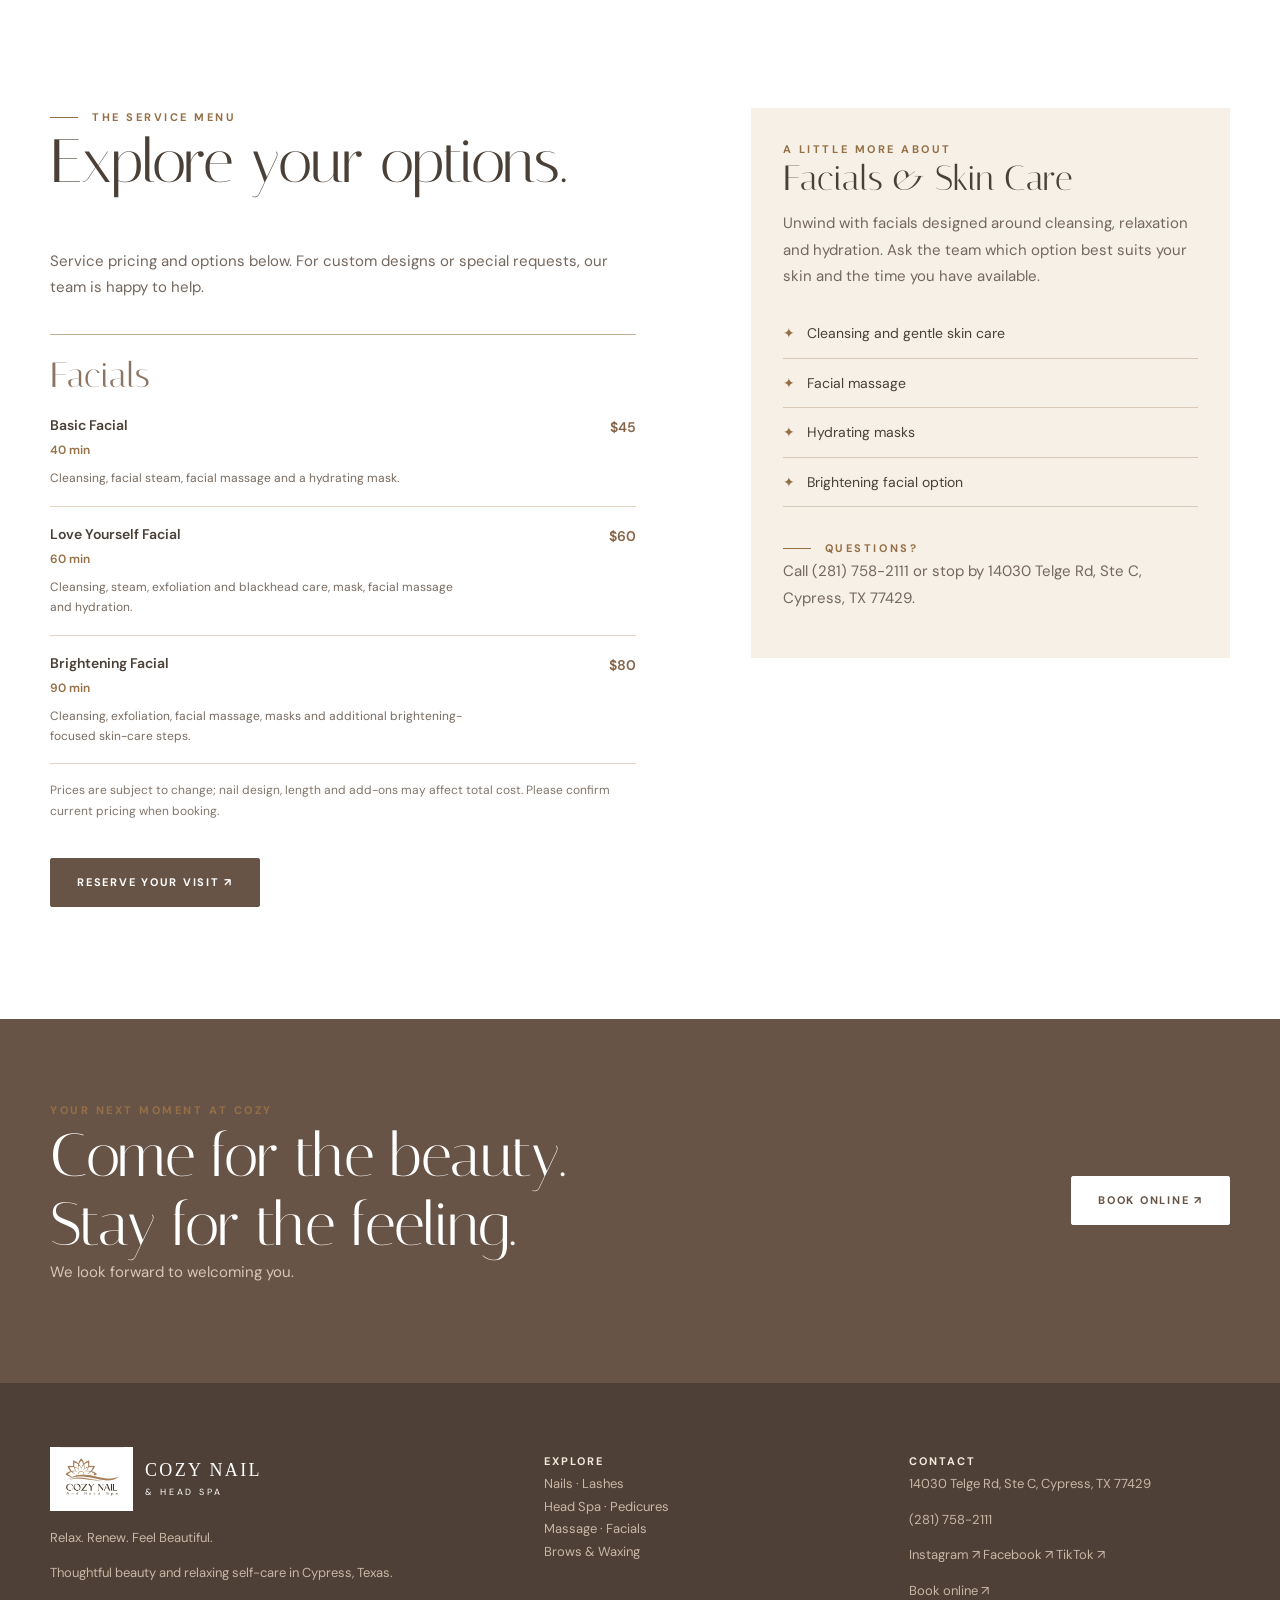
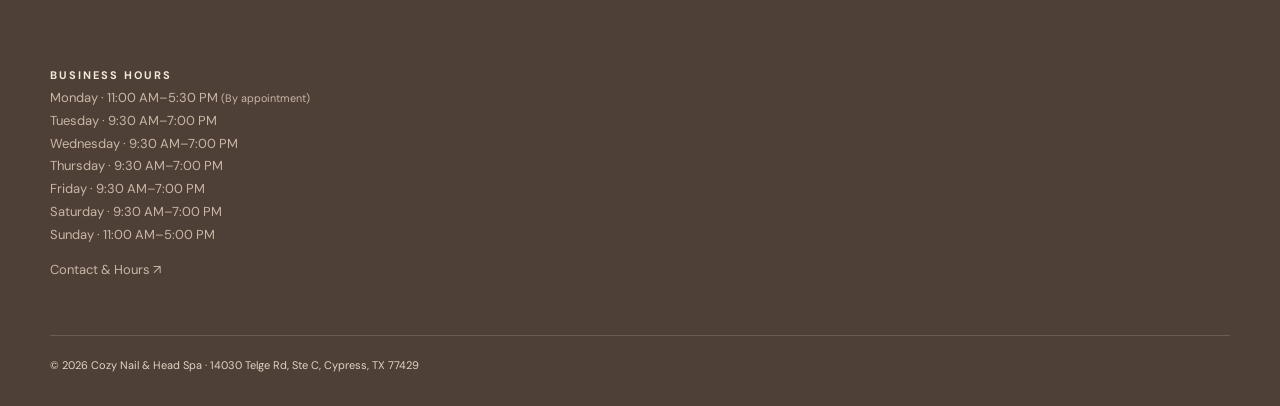
<file: services/facials.html>
<!DOCTYPE html>
<html lang="en"><head><meta charset="utf-8"/><meta content="width=device-width,initial-scale=1" name="viewport"/><meta content="#272018" name="theme-color"/><title>Facials in Cypress, TX | Cozy Nail &amp; Head Spa</title><meta content="Choose a refreshing, hydrating or brightening facial at Cozy Nail &amp; Head Spa on Telge Road in Cypress, TX." name="description"/><meta content="index,follow" name="robots"/><link href="https://cozynailandheadspa.com/services/facials.html" rel="canonical"/><meta content="website" property="og:type"/><meta content="Facials in Cypress, TX | Cozy Nail &amp; Head Spa" property="og:title"/><meta content="Choose a refreshing, hydrating or brightening facial at Cozy Nail &amp; Head Spa on Telge Road in Cypress, TX." property="og:description"/><meta content="https://cozynailandheadspa.com/services/facials.html" property="og:url"/><meta content="https://cozynailandheadspa.com/assets/images/salon.webp" property="og:image"/><link href="../assets/images/logo.webp" rel="icon"/><link href="../assets/css/style.css?v=20261012-shampoo-contact8" rel="stylesheet"/><script type="application/ld+json">[{"@context":"https://schema.org","@type":"NailSalon","@id":"https://cozynailandheadspa.com/#salon","name":"Cozy Nail & Head Spa","url":"https://cozynailandheadspa.com/","telephone":"+12817582111","image":"https://cozynailandheadspa.com/assets/images/salon.webp","address":{"@type":"PostalAddress","streetAddress":"14030 Telge Rd, Ste C","addressLocality":"Cypress","addressRegion":"TX","postalCode":"77429","addressCountry":"US"},"hasMap":"https://maps.app.goo.gl/F1xXu7MnUmR81qBM8","sameAs":["https://www.instagram.com/leviann_nailsnspa/","https://www.facebook.com/cozynailandheadspa","https://www.tiktok.com/@cozynailandheadspa"],"priceRange":"$$","openingHoursSpecification":[{"@type":"OpeningHoursSpecification","dayOfWeek":["Tuesday","Wednesday","Thursday","Friday","Saturday"],"opens":"09:30","closes":"19:00"},{"@type":"OpeningHoursSpecification","dayOfWeek":"Sunday","opens":"11:00","closes":"17:00"},{"@type":"OpeningHoursSpecification","dayOfWeek":"Monday","opens":"11:00","closes":"17:30","description":"By appointment only"}]},{"@context":"https://schema.org","@type":"Service","name":"Facials & Skin Care","areaServed":{"@type":"Place","name":"Cypress, Texas"},"provider":{"@id":"https://cozynailandheadspa.com/#salon"},"url":"https://cozynailandheadspa.com/services/facials.html"}]</script></head><body data-prefix="../" data-service="facials"><div class="topline">A more beautiful way to take a break · Cypress, Texas</div><header class="header"><div class="container nav"><a aria-label="Cozy Nail and Head Spa home" class="logo" href="../index.html"><img alt="Cozy Nail &amp; Head Spa lotus logo" height="64" src="../assets/images/logo.webp" width="83"/><span class="wordmark">COZY NAIL<small>&amp; HEAD SPA</small></span></a><button aria-controls="siteNav" aria-expanded="false" aria-label="Toggle navigation" class="menu-toggle">☰</button><nav class="nav-links" id="siteNav"><a href="../index.html#services">Services</a><a href="../index.html#experience">Experience</a><a href="../index.html#gallery">Gallery</a><a href="../index.html#reviews">Reviews</a><a href="../index.html#contact">Contact</a><a class="btn btn-dark" data-book="" href="https://booking.gocheckin.net/v2/16063" rel="noopener noreferrer" target="_blank">Book Appointment ↗</a></nav></div></header><main><section class="page-hero"><div class="container page-grid"><div><div class="breadcrumb"><a href="../index.html">Home</a> / Facials</div><div class="eyebrow" style="margin-top:22px">GLOW WITH CARE · CYPRESS, TX</div><h1>Facials &amp; Skin Care<br/>in Cypress, TX</h1><p class="lead">Soothing facial services for cleansing, hydration and moments of self-care.</p><div class="actions" style="margin-top:26px"><a class="btn btn-dark" data-book="" href="https://booking.gocheckin.net/v2/16063" rel="noopener noreferrer" target="_blank">Book This Service ↗</a><a class="btn btn-outline" data-phone-link="" href="tel:+12817582111">Call Us ↗</a></div></div><div class="page-pic"><img alt="Facial treatment illustration from Cozy service menu" height="440" loading="eager" src="../assets/images/facial-treatment.webp" width="550"/></div></div></section><section aria-labelledby="cozy-facial-video-title" class="section linen">
<div class="container split">
<div class="split-media">
<video aria-label="Real Gua Sha face massage during a Cozy Head Spa treatment" controls="" data-scroll-video="" loop="" muted="" playsinline="" poster="../assets/images/facial-gua-sha-poster.webp" preload="metadata">
<source src="../assets/video/facial-gua-sha.mp4" type="video/mp4"/>
      Your browser does not support video playback.
    </video>
</div>
<div class="split-copy">
<div class="overline eyebrow">A REAL MOMENT AT COZY</div>
<h2 id="cozy-facial-video-title">A little care. A lot of calm.</h2>
<p class="lead">Watch a relaxing Gua Sha face massage filmed during a Cozy Head Spa session. Explore our facial services and find a moment just for you.</p>
<a class="btn btn-dark" data-book="" href="https://booking.gocheckin.net/v2/16063" rel="noopener noreferrer" target="_blank">Book Your Visit ↗</a>
</div>
</div>
</section><section class="section white"><div class="container menu-and-story"><div><div class="overline eyebrow">THE SERVICE MENU</div><h2>Explore your options.</h2><p>Service pricing and options below. For custom designs or special requests, our team is happy to help.</p><div id="menuItems"><section class="menu-group"><h3 class="menu-group-title">Facials</h3><div class="menu-item"><div><h4>Basic Facial</h4><p class="duration">40 min</p><p class="menu-description">Cleansing, facial steam, facial massage and a hydrating mask.</p></div><span class="price">$45</span></div><div class="menu-item"><div><h4>Love Yourself Facial</h4><p class="duration">60 min</p><p class="menu-description">Cleansing, steam, exfoliation and blackhead care, mask, facial massage and hydration.</p></div><span class="price">$60</span></div><div class="menu-item"><div><h4>Brightening Facial</h4><p class="duration">90 min</p><p class="menu-description">Cleansing, exfoliation, facial massage, masks and additional brightening-focused skin-care steps.</p></div><span class="price">$80</span></div></section></div><p class="mini-note">Prices are subject to change; nail design, length and add-ons may affect total cost. Please confirm current pricing when booking.</p><a class="btn btn-dark" data-book="" href="https://booking.gocheckin.net/v2/16063" rel="noopener noreferrer" style="margin-top:24px" target="_blank">Reserve Your Visit ↗</a></div><aside class="story-aside"><div class="eyebrow">A LITTLE MORE ABOUT</div><h3>Facials &amp; Skin Care</h3><p data-service-description="">Unwind with facials designed around cleansing, relaxation and hydration. Ask the team which option best suits your skin and the time you have available.</p><ul id="highlights"><li>Cleansing and gentle skin care</li><li>Facial massage</li><li>Hydrating masks</li><li>Brightening facial option</li></ul><div class="overline eyebrow">QUESTIONS?</div><p>Call <a href="tel:+12817582111">(281) 758-2111</a> or stop by 14030 Telge Rd, Ste C, Cypress, TX 77429.</p></aside></div></section><section class="section-tight service-cta"><div class="container promo-inner"><div><div class="eyebrow">YOUR NEXT MOMENT AT COZY</div><h2>Come for the beauty.<br/>Stay for the feeling.</h2><p>We look forward to welcoming you.</p></div><a class="btn btn-white" data-book="" href="https://booking.gocheckin.net/v2/16063" rel="noopener noreferrer" target="_blank">Book Online ↗</a></div></section></main><footer class="footer"><div class="container"><div class="footer-grid"><div><a class="logo" href="../index.html"><img alt="" height="64" src="../assets/images/logo.webp" width="83"/><span class="wordmark">COZY NAIL<small>&amp; HEAD SPA</small></span></a><p style="margin-top:16px">Relax. Renew. Feel Beautiful.</p><p>Thoughtful beauty and relaxing self-care in Cypress, Texas.</p></div><div><strong>Explore</strong><p><a href="../services/nails.html">Nails</a> · <a href="../services/lashes.html">Lashes</a><br/><a href="../services/head-spa.html">Head Spa</a> · <a href="../services/pedicures.html">Pedicures</a><br/><a href="../services/massage.html">Massage</a> · <a href="../services/facials.html">Facials</a><br/><a href="../services/brows-waxing.html">Brows &amp; Waxing</a></p></div><div><strong>Contact</strong><p><a data-map-link="" href="https://maps.app.goo.gl/F1xXu7MnUmR81qBM8" rel="noopener" target="_blank"><span data-address="">14030 Telge Rd, Ste C, Cypress, TX 77429</span></a></p><p><a data-phone-link="" href="tel:+12817582111">(281) 758-2111</a></p><p class="cozy-footer-social"><a data-instagram-link="" href="https://www.instagram.com/leviann_nailsnspa/" rel="noopener noreferrer" target="_blank">Instagram ↗</a> <a data-facebook-link="" href="https://www.facebook.com/cozynailandheadspa" rel="noopener noreferrer" target="_blank">Facebook ↗</a> <a data-tiktok-link="" href="https://www.tiktok.com/@cozynailandheadspa" rel="noopener noreferrer" target="_blank">TikTok ↗</a></p><p><a data-book="" href="https://booking.gocheckin.net/v2/16063" rel="noopener noreferrer" target="_blank">Book online ↗</a></p></div><div class="cozy-footer-hours"><strong>Business Hours</strong><p class="cozy-footer-days">Monday · 11:00 AM–5:30 PM <small>(By appointment)</small><br/>Tuesday · 9:30 AM–7:00 PM<br/>Wednesday · 9:30 AM–7:00 PM<br/>Thursday · 9:30 AM–7:00 PM<br/>Friday · 9:30 AM–7:00 PM<br/>Saturday · 9:30 AM–7:00 PM<br/>Sunday · 11:00 AM–5:00 PM</p><p><a href="../index.html#contact">Contact &amp; Hours ↗</a></p></div></div><div class="copyright">© <span data-year="">2026</span> Cozy Nail &amp; Head Spa · 14030 Telge Rd, Ste C, Cypress, TX 77429</div></div></footer><div class="mobile-actions"><a data-phone-link="" href="tel:+12817582111">Call</a><a class="center" data-book="" href="https://booking.gocheckin.net/v2/16063" rel="noopener noreferrer" target="_blank">Book Now</a><a data-map-link="" href="https://maps.app.goo.gl/F1xXu7MnUmR81qBM8">Directions</a></div><script src="../assets/js/content.js?v=20261012-shampoo-contact8"></script><script src="../assets/js/app.js?v=20261012-shampoo-contact8"></script></body></html>
</file>
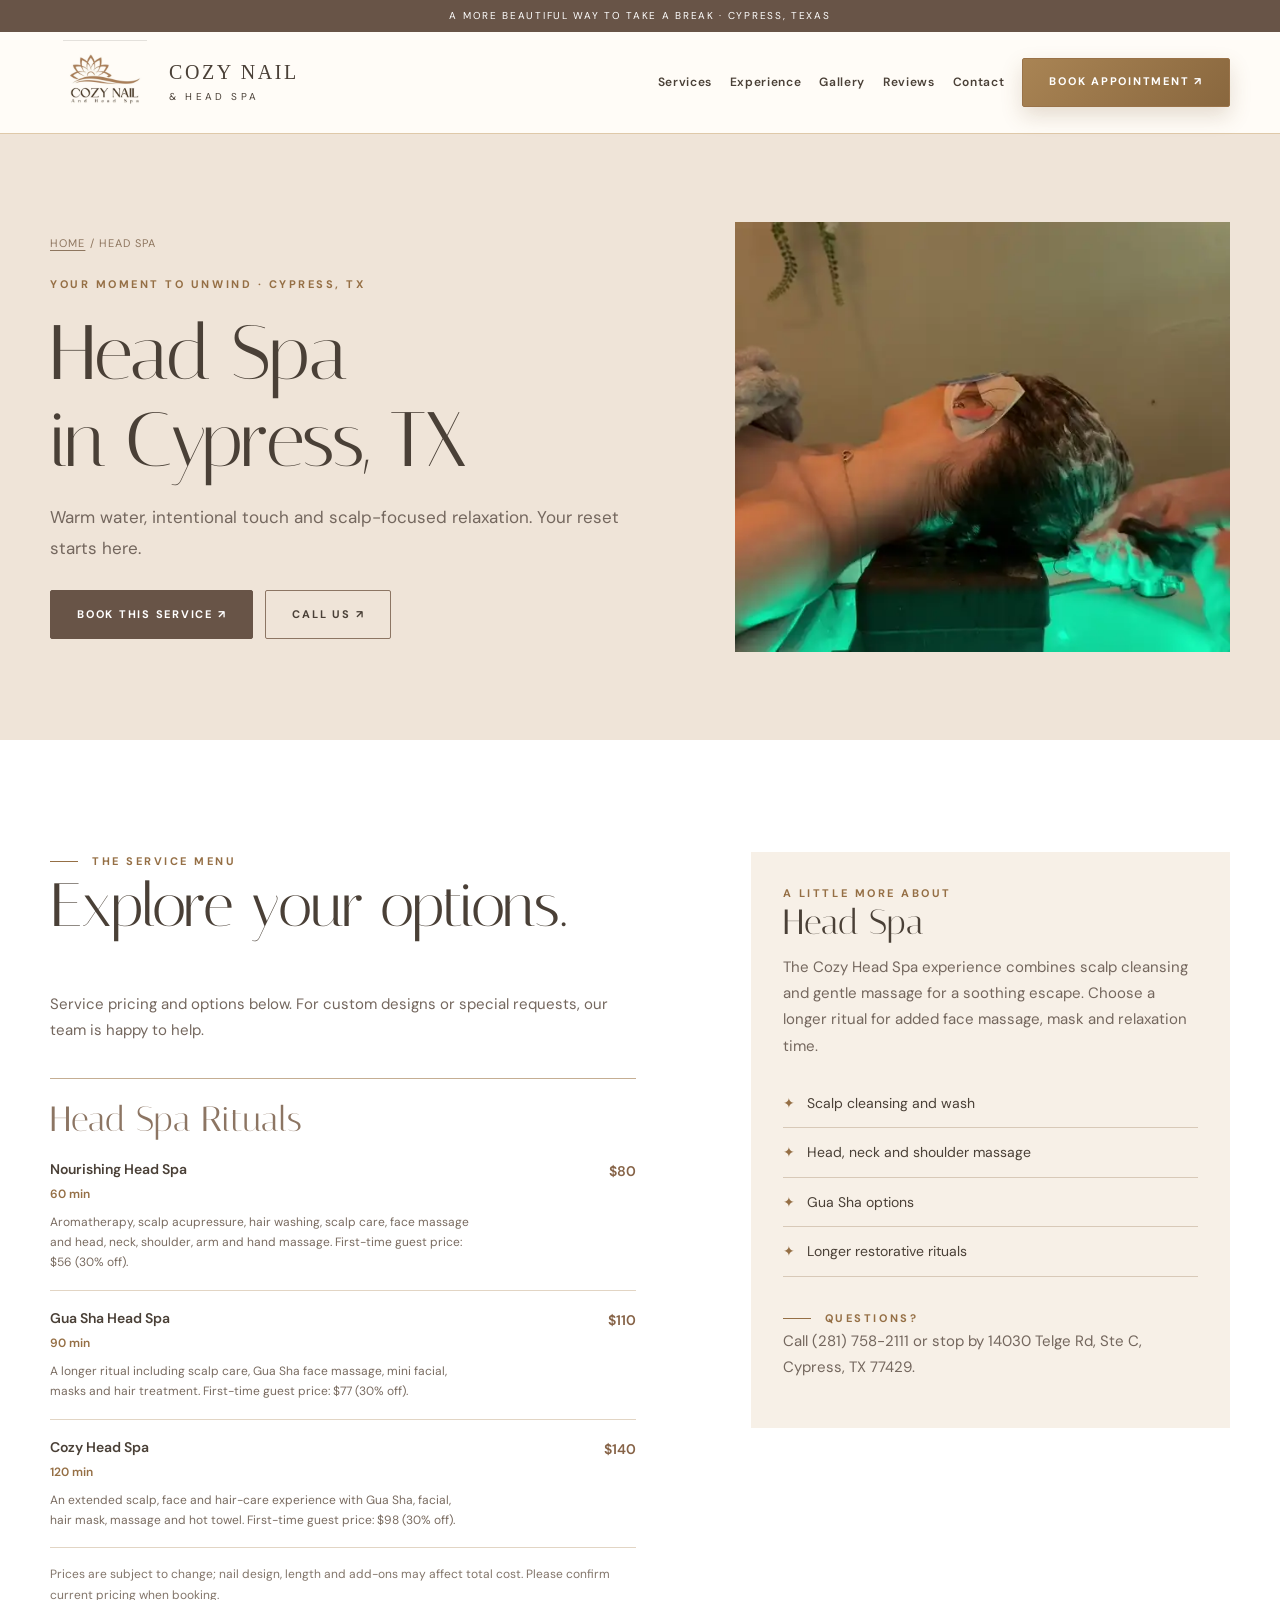
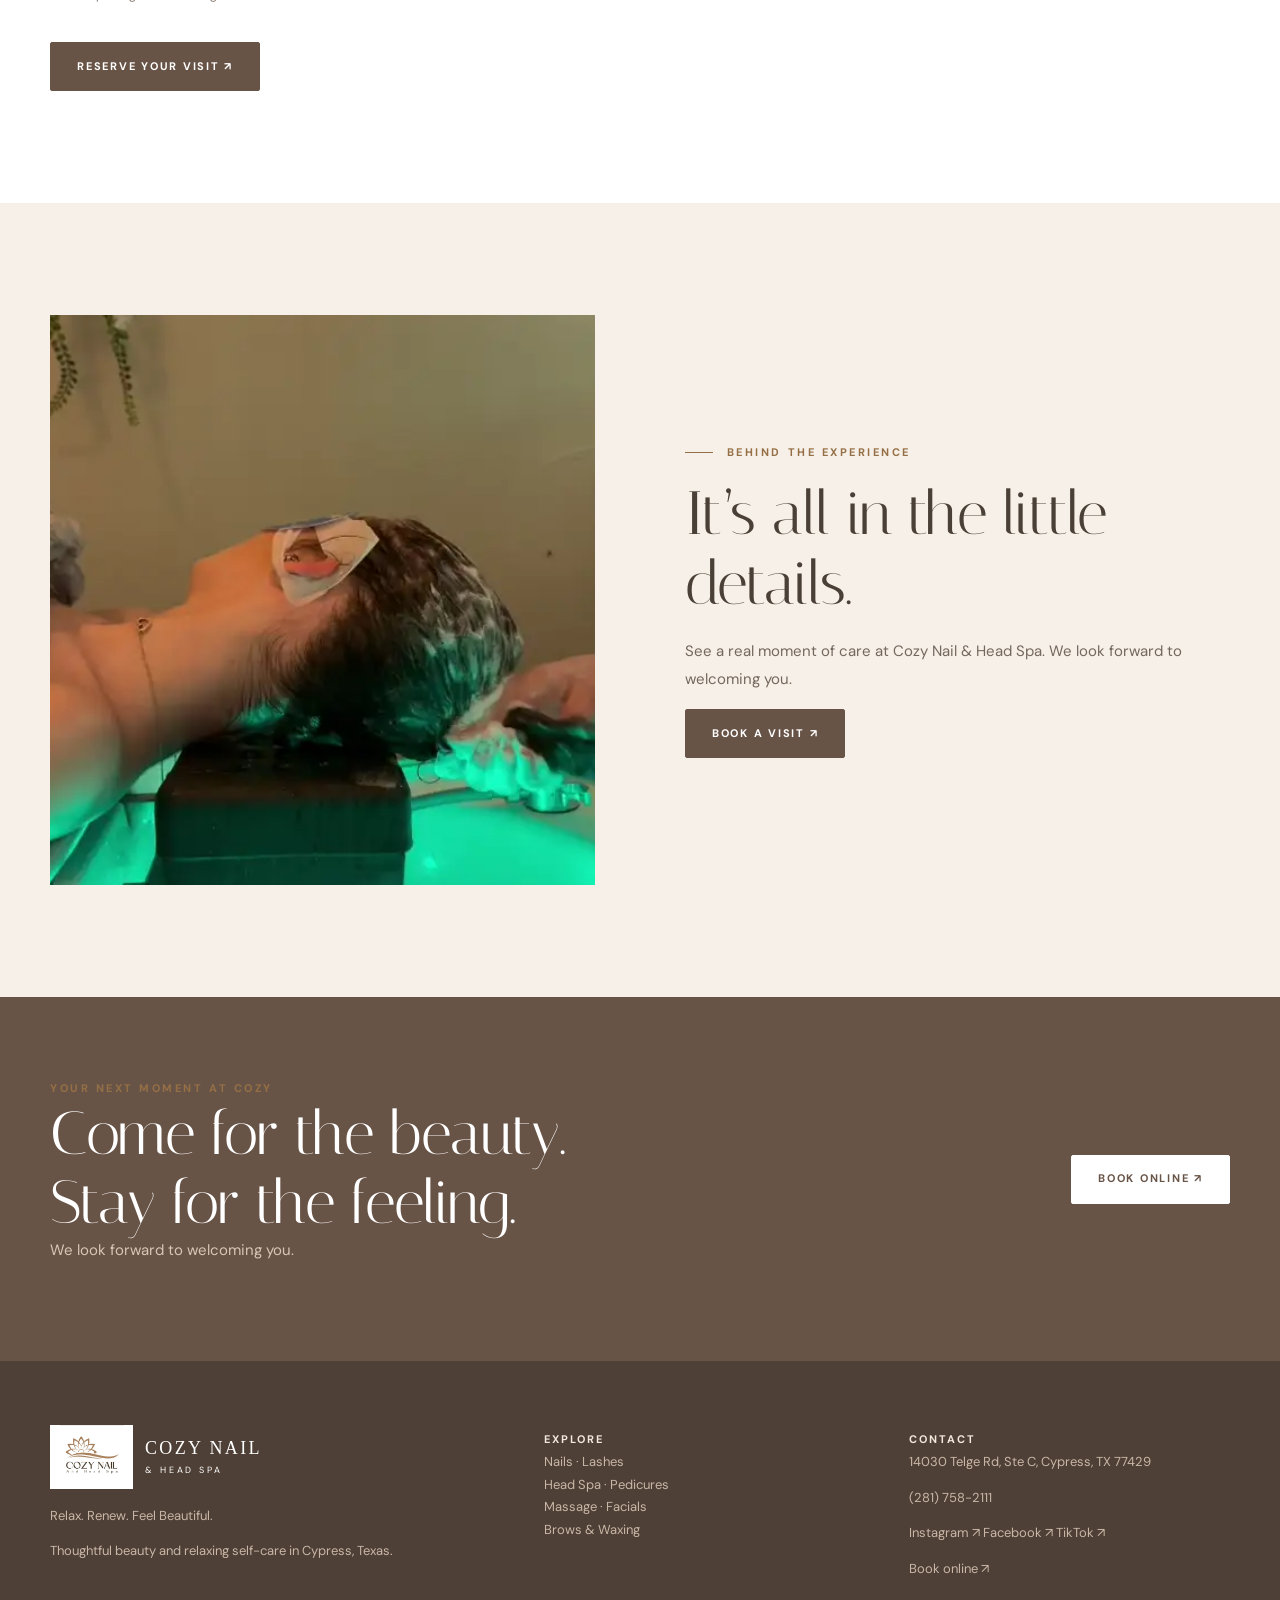
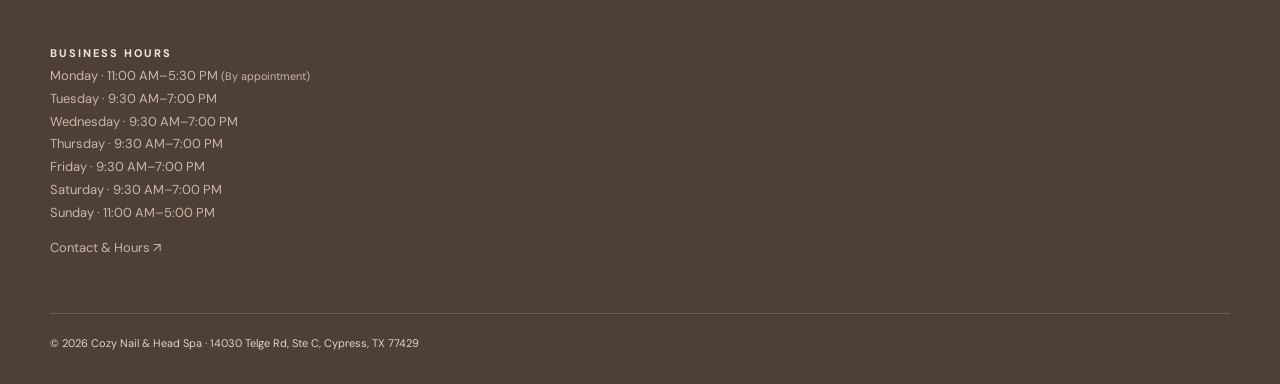
<file: services/head-spa.html>
<!DOCTYPE html>
<html lang="en"><head><meta charset="utf-8"/><meta content="width=device-width,initial-scale=1" name="viewport"/><meta content="#272018" name="theme-color"/><title>Head Spa in Cypress, TX | Scalp Massage | Cozy Nail &amp; Head Spa</title><meta content="Relax with 60-, 90- and 120-minute Head Spa sessions, scalp cleansing, massage and Gua Sha options at Cozy Nail &amp; Head Spa in Cypress, TX." name="description"/><meta content="index,follow" name="robots"/><link href="https://cozynailandheadspa.com/services/head-spa.html" rel="canonical"/><meta content="website" property="og:type"/><meta content="Head Spa in Cypress, TX | Scalp Massage | Cozy Nail &amp; Head Spa" property="og:title"/><meta content="Relax with 60-, 90- and 120-minute Head Spa sessions, scalp cleansing, massage and Gua Sha options at Cozy Nail &amp; Head Spa in Cypress, TX." property="og:description"/><meta content="https://cozynailandheadspa.com/services/head-spa.html" property="og:url"/><meta content="https://cozynailandheadspa.com/assets/images/salon.webp" property="og:image"/><link href="../assets/images/logo.webp" rel="icon"/><link href="../assets/css/style.css?v=20261012-shampoo-contact8" rel="stylesheet"/><script type="application/ld+json">[{"@context":"https://schema.org","@type":"NailSalon","@id":"https://cozynailandheadspa.com/#salon","name":"Cozy Nail & Head Spa","url":"https://cozynailandheadspa.com/","telephone":"+12817582111","image":"https://cozynailandheadspa.com/assets/images/salon.webp","address":{"@type":"PostalAddress","streetAddress":"14030 Telge Rd, Ste C","addressLocality":"Cypress","addressRegion":"TX","postalCode":"77429","addressCountry":"US"},"hasMap":"https://maps.app.goo.gl/F1xXu7MnUmR81qBM8","sameAs":["https://www.instagram.com/leviann_nailsnspa/","https://www.facebook.com/cozynailandheadspa","https://www.tiktok.com/@cozynailandheadspa"],"priceRange":"$$","openingHoursSpecification":[{"@type":"OpeningHoursSpecification","dayOfWeek":["Tuesday","Wednesday","Thursday","Friday","Saturday"],"opens":"09:30","closes":"19:00"},{"@type":"OpeningHoursSpecification","dayOfWeek":"Sunday","opens":"11:00","closes":"17:00"},{"@type":"OpeningHoursSpecification","dayOfWeek":"Monday","opens":"11:00","closes":"17:30","description":"By appointment only"}]},{"@context":"https://schema.org","@type":"Service","name":"Head Spa","areaServed":{"@type":"Place","name":"Cypress, Texas"},"provider":{"@id":"https://cozynailandheadspa.com/#salon"},"url":"https://cozynailandheadspa.com/services/head-spa.html"}]</script></head><body data-prefix="../" data-service="head-spa"><div class="topline">A more beautiful way to take a break · Cypress, Texas</div><header class="header"><div class="container nav"><a aria-label="Cozy Nail and Head Spa home" class="logo" href="../index.html"><img alt="Cozy Nail &amp; Head Spa lotus logo" height="64" src="../assets/images/logo.webp" width="83"/><span class="wordmark">COZY NAIL<small>&amp; HEAD SPA</small></span></a><button aria-controls="siteNav" aria-expanded="false" aria-label="Toggle navigation" class="menu-toggle">☰</button><nav class="nav-links" id="siteNav"><a href="../index.html#services">Services</a><a href="../index.html#experience">Experience</a><a href="../index.html#gallery">Gallery</a><a href="../index.html#reviews">Reviews</a><a href="../index.html#contact">Contact</a><a class="btn btn-dark" data-book="" href="https://booking.gocheckin.net/v2/16063" rel="noopener noreferrer" target="_blank">Book Appointment ↗</a></nav></div></header><main><section class="page-hero"><div class="container page-grid"><div><div class="breadcrumb"><a href="../index.html">Home</a> / Head Spa</div><div class="eyebrow" style="margin-top:22px">YOUR MOMENT TO UNWIND · CYPRESS, TX</div><h1>Head Spa<br/>in Cypress, TX</h1><p class="lead">Warm water, intentional touch and scalp-focused relaxation. Your reset starts here.</p><div class="actions" style="margin-top:26px"><a class="btn btn-dark" data-book="" href="https://booking.gocheckin.net/v2/16063" rel="noopener noreferrer" target="_blank">Book This Service ↗</a><a class="btn btn-outline" data-phone-link="" href="tel:+12817582111">Call Us ↗</a></div></div><div class="page-pic"><img alt="Real Head Spa shampoo and scalp cleansing at Cozy Nail &amp; Head Spa" height="440" loading="eager" src="../assets/images/head-spa-shampoo-2026.webp" width="550"/></div></div></section><section class="section white"><div class="container menu-and-story"><div><div class="overline eyebrow">THE SERVICE MENU</div><h2>Explore your options.</h2><p>Service pricing and options below. For custom designs or special requests, our team is happy to help.</p><div id="menuItems"><section class="menu-group"><h3 class="menu-group-title">Head Spa Rituals</h3><div class="menu-item"><div><h4>Nourishing Head Spa</h4><p class="duration">60 min</p><p class="menu-description">Aromatherapy, scalp acupressure, hair washing, scalp care, face massage and head, neck, shoulder, arm and hand massage. First-time guest price: $56 (30% off).</p></div><span class="price">$80</span></div><div class="menu-item"><div><h4>Gua Sha Head Spa</h4><p class="duration">90 min</p><p class="menu-description">A longer ritual including scalp care, Gua Sha face massage, mini facial, masks and hair treatment. First-time guest price: $77 (30% off).</p></div><span class="price">$110</span></div><div class="menu-item"><div><h4>Cozy Head Spa</h4><p class="duration">120 min</p><p class="menu-description">An extended scalp, face and hair-care experience with Gua Sha, facial, hair mask, massage and hot towel. First-time guest price: $98 (30% off).</p></div><span class="price">$140</span></div></section></div><p class="mini-note">Prices are subject to change; nail design, length and add-ons may affect total cost. Please confirm current pricing when booking.</p><a class="btn btn-dark" data-book="" href="https://booking.gocheckin.net/v2/16063" rel="noopener noreferrer" style="margin-top:24px" target="_blank">Reserve Your Visit ↗</a></div><aside class="story-aside"><div class="eyebrow">A LITTLE MORE ABOUT</div><h3>Head Spa</h3><p data-service-description="">The Cozy Head Spa experience combines scalp cleansing and gentle massage for a soothing escape. Choose a longer ritual for added face massage, mask and relaxation time.</p><ul id="highlights"><li>Scalp cleansing and wash</li><li>Head, neck and shoulder massage</li><li>Gua Sha options</li><li>Longer restorative rituals</li></ul><div class="overline eyebrow">QUESTIONS?</div><p>Call <a href="tel:+12817582111">(281) 758-2111</a> or stop by 14030 Telge Rd, Ste C, Cypress, TX 77429.</p></aside></div></section><section class="section linen"><div class="container split"><div class="split-media"><video aria-label="Real shampoo and scalp cleansing treatment at Cozy Head Spa" data-scroll-video="" loop="" muted="" playsinline="" poster="../assets/images/head-spa-shampoo-2026.webp" preload="none"><source src="../assets/video/head-spa-shampoo-2026.mp4" type="video/mp4"/></video></div><div class="split-copy"><div class="overline eyebrow">BEHIND THE EXPERIENCE</div><h2>It’s all in the little details.</h2><p class="lead">See a real moment of care at Cozy Nail &amp; Head Spa. We look forward to welcoming you.</p><a class="btn btn-dark" data-book="" href="https://booking.gocheckin.net/v2/16063" rel="noopener noreferrer" target="_blank">Book a Visit ↗</a></div></div></section><section class="section-tight service-cta"><div class="container promo-inner"><div><div class="eyebrow">YOUR NEXT MOMENT AT COZY</div><h2>Come for the beauty.<br/>Stay for the feeling.</h2><p>We look forward to welcoming you.</p></div><a class="btn btn-white" data-book="" href="https://booking.gocheckin.net/v2/16063" rel="noopener noreferrer" target="_blank">Book Online ↗</a></div></section></main><footer class="footer"><div class="container"><div class="footer-grid"><div><a class="logo" href="../index.html"><img alt="" height="64" src="../assets/images/logo.webp" width="83"/><span class="wordmark">COZY NAIL<small>&amp; HEAD SPA</small></span></a><p style="margin-top:16px">Relax. Renew. Feel Beautiful.</p><p>Thoughtful beauty and relaxing self-care in Cypress, Texas.</p></div><div><strong>Explore</strong><p><a href="../services/nails.html">Nails</a> · <a href="../services/lashes.html">Lashes</a><br/><a href="../services/head-spa.html">Head Spa</a> · <a href="../services/pedicures.html">Pedicures</a><br/><a href="../services/massage.html">Massage</a> · <a href="../services/facials.html">Facials</a><br/><a href="../services/brows-waxing.html">Brows &amp; Waxing</a></p></div><div><strong>Contact</strong><p><a data-map-link="" href="https://maps.app.goo.gl/F1xXu7MnUmR81qBM8" rel="noopener" target="_blank"><span data-address="">14030 Telge Rd, Ste C, Cypress, TX 77429</span></a></p><p><a data-phone-link="" href="tel:+12817582111">(281) 758-2111</a></p><p class="cozy-footer-social"><a data-instagram-link="" href="https://www.instagram.com/leviann_nailsnspa/" rel="noopener noreferrer" target="_blank">Instagram ↗</a> <a data-facebook-link="" href="https://www.facebook.com/cozynailandheadspa" rel="noopener noreferrer" target="_blank">Facebook ↗</a> <a data-tiktok-link="" href="https://www.tiktok.com/@cozynailandheadspa" rel="noopener noreferrer" target="_blank">TikTok ↗</a></p><p><a data-book="" href="https://booking.gocheckin.net/v2/16063" rel="noopener noreferrer" target="_blank">Book online ↗</a></p></div><div class="cozy-footer-hours"><strong>Business Hours</strong><p class="cozy-footer-days">Monday · 11:00 AM–5:30 PM <small>(By appointment)</small><br/>Tuesday · 9:30 AM–7:00 PM<br/>Wednesday · 9:30 AM–7:00 PM<br/>Thursday · 9:30 AM–7:00 PM<br/>Friday · 9:30 AM–7:00 PM<br/>Saturday · 9:30 AM–7:00 PM<br/>Sunday · 11:00 AM–5:00 PM</p><p><a href="../index.html#contact">Contact &amp; Hours ↗</a></p></div></div><div class="copyright">© <span data-year="">2026</span> Cozy Nail &amp; Head Spa · 14030 Telge Rd, Ste C, Cypress, TX 77429</div></div></footer><div class="mobile-actions"><a data-phone-link="" href="tel:+12817582111">Call</a><a class="center" data-book="" href="https://booking.gocheckin.net/v2/16063" rel="noopener noreferrer" target="_blank">Book Now</a><a data-map-link="" href="https://maps.app.goo.gl/F1xXu7MnUmR81qBM8">Directions</a></div><script src="../assets/js/content.js?v=20261012-shampoo-contact8"></script><script src="../assets/js/app.js?v=20261012-shampoo-contact8"></script></body></html>
</file>
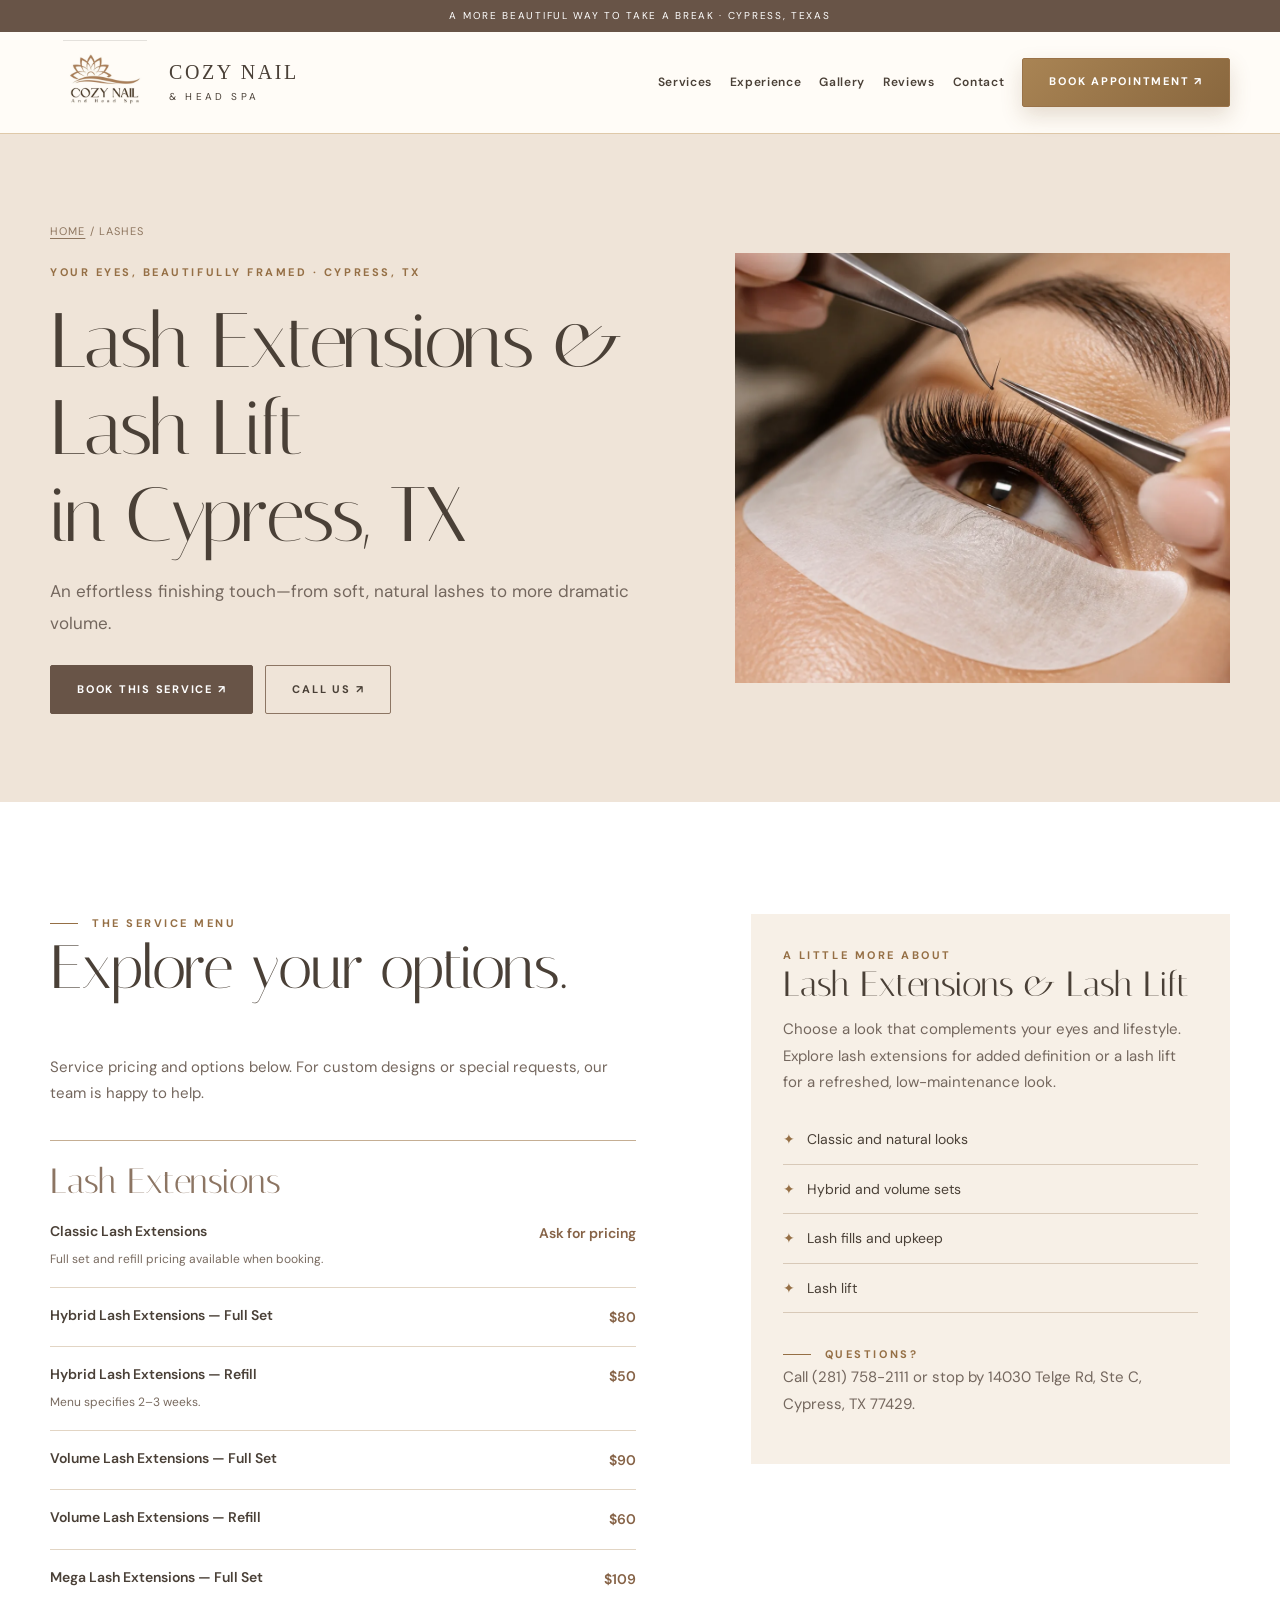
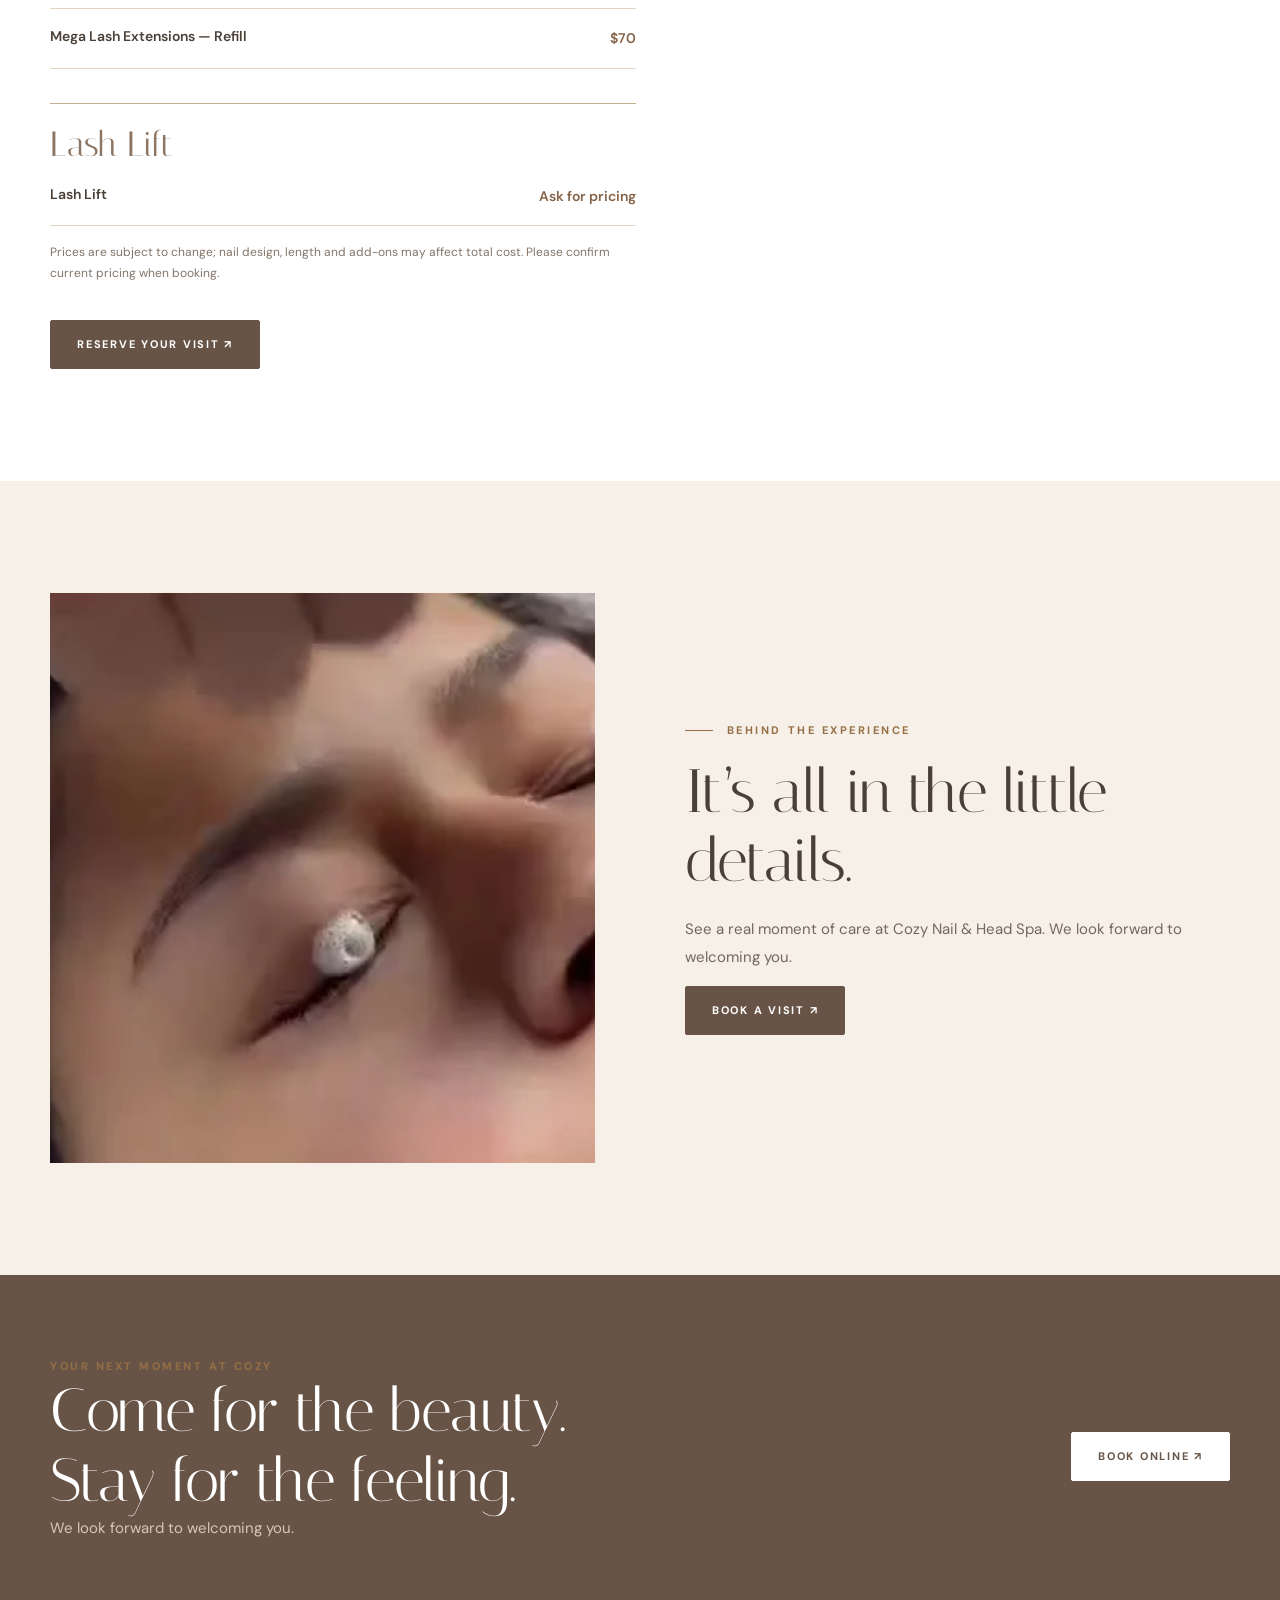
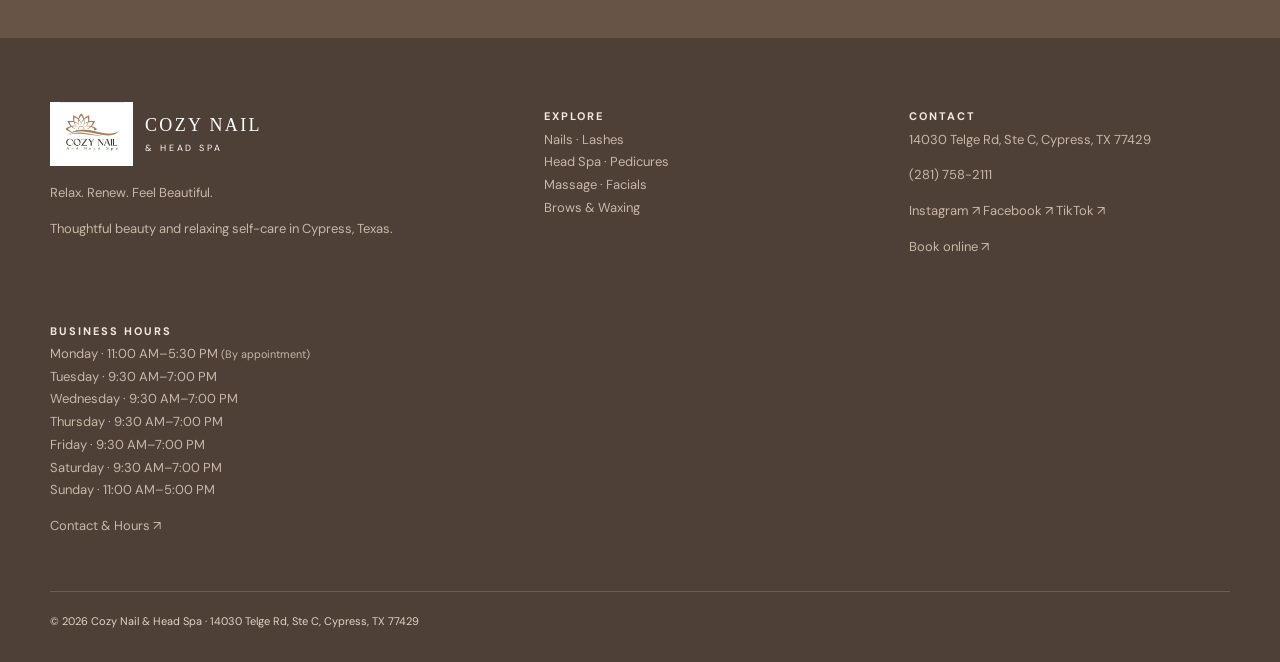
<file: services/lashes.html>
<!DOCTYPE html>
<html lang="en"><head><meta charset="utf-8"/><meta content="width=device-width,initial-scale=1" name="viewport"/><meta content="#272018" name="theme-color"/><title>Lash Extensions &amp; Lash Lift in Cypress, TX | Cozy Nail &amp; Head Spa</title><meta content="Explore lash extensions, natural, classic, hybrid and volume looks, lash fills and lash lifts at Cozy Nail &amp; Head Spa in Cypress, TX." name="description"/><meta content="index,follow" name="robots"/><link href="https://cozynailandheadspa.com/services/lashes.html" rel="canonical"/><meta content="website" property="og:type"/><meta content="Lash Extensions &amp; Lash Lift in Cypress, TX | Cozy Nail &amp; Head Spa" property="og:title"/><meta content="Explore lash extensions, natural, classic, hybrid and volume looks, lash fills and lash lifts at Cozy Nail &amp; Head Spa in Cypress, TX." property="og:description"/><meta content="https://cozynailandheadspa.com/services/lashes.html" property="og:url"/><meta content="https://cozynailandheadspa.com/assets/images/salon.webp" property="og:image"/><link href="../assets/images/logo.webp" rel="icon"/><link href="../assets/css/style.css?v=20261012-shampoo-contact8" rel="stylesheet"/><script type="application/ld+json">[{"@context":"https://schema.org","@type":"NailSalon","@id":"https://cozynailandheadspa.com/#salon","name":"Cozy Nail & Head Spa","url":"https://cozynailandheadspa.com/","telephone":"+12817582111","image":"https://cozynailandheadspa.com/assets/images/salon.webp","address":{"@type":"PostalAddress","streetAddress":"14030 Telge Rd, Ste C","addressLocality":"Cypress","addressRegion":"TX","postalCode":"77429","addressCountry":"US"},"hasMap":"https://maps.app.goo.gl/F1xXu7MnUmR81qBM8","sameAs":["https://www.instagram.com/leviann_nailsnspa/","https://www.facebook.com/cozynailandheadspa","https://www.tiktok.com/@cozynailandheadspa"],"priceRange":"$$","openingHoursSpecification":[{"@type":"OpeningHoursSpecification","dayOfWeek":["Tuesday","Wednesday","Thursday","Friday","Saturday"],"opens":"09:30","closes":"19:00"},{"@type":"OpeningHoursSpecification","dayOfWeek":"Sunday","opens":"11:00","closes":"17:00"},{"@type":"OpeningHoursSpecification","dayOfWeek":"Monday","opens":"11:00","closes":"17:30","description":"By appointment only"}]},{"@context":"https://schema.org","@type":"Service","name":"Lash Extensions & Lash Lift","areaServed":{"@type":"Place","name":"Cypress, Texas"},"provider":{"@id":"https://cozynailandheadspa.com/#salon"},"url":"https://cozynailandheadspa.com/services/lashes.html"}]</script></head><body data-prefix="../" data-service="lashes"><div class="topline">A more beautiful way to take a break · Cypress, Texas</div><header class="header"><div class="container nav"><a aria-label="Cozy Nail and Head Spa home" class="logo" href="../index.html"><img alt="Cozy Nail &amp; Head Spa lotus logo" height="64" src="../assets/images/logo.webp" width="83"/><span class="wordmark">COZY NAIL<small>&amp; HEAD SPA</small></span></a><button aria-controls="siteNav" aria-expanded="false" aria-label="Toggle navigation" class="menu-toggle">☰</button><nav class="nav-links" id="siteNav"><a href="../index.html#services">Services</a><a href="../index.html#experience">Experience</a><a href="../index.html#gallery">Gallery</a><a href="../index.html#reviews">Reviews</a><a href="../index.html#contact">Contact</a><a class="btn btn-dark" data-book="" href="https://booking.gocheckin.net/v2/16063" rel="noopener noreferrer" target="_blank">Book Appointment ↗</a></nav></div></header><main><section class="page-hero"><div class="container page-grid"><div><div class="breadcrumb"><a href="../index.html">Home</a> / Lashes</div><div class="eyebrow" style="margin-top:22px">YOUR EYES, BEAUTIFULLY FRAMED · CYPRESS, TX</div><h1>Lash Extensions &amp; Lash Lift<br/>in Cypress, TX</h1><p class="lead">An effortless finishing touch—from soft, natural lashes to more dramatic volume.</p><div class="actions" style="margin-top:26px"><a class="btn btn-dark" data-book="" href="https://booking.gocheckin.net/v2/16063" rel="noopener noreferrer" target="_blank">Book This Service ↗</a><a class="btn btn-outline" data-phone-link="" href="tel:+12817582111">Call Us ↗</a></div></div><div class="page-pic"><img alt="Lash Extensions &amp; Lash Lift — Cozy Nail &amp; Head Spa" height="440" loading="eager" src="../assets/images/lash-eye.webp" width="550"/></div></div></section><section class="section white"><div class="container menu-and-story"><div><div class="overline eyebrow">THE SERVICE MENU</div><h2>Explore your options.</h2><p>Service pricing and options below. For custom designs or special requests, our team is happy to help.</p><div id="menuItems"><section class="menu-group"><h3 class="menu-group-title">Lash Extensions</h3><div class="menu-item"><div><h4>Classic Lash Extensions</h4><p class="menu-description">Full set and refill pricing available when booking.</p></div><span class="price">Ask for pricing</span></div><div class="menu-item"><div><h4>Hybrid Lash Extensions — Full Set</h4></div><span class="price">$80</span></div><div class="menu-item"><div><h4>Hybrid Lash Extensions — Refill</h4><p class="menu-description">Menu specifies 2–3 weeks.</p></div><span class="price">$50</span></div><div class="menu-item"><div><h4>Volume Lash Extensions — Full Set</h4></div><span class="price">$90</span></div><div class="menu-item"><div><h4>Volume Lash Extensions — Refill</h4></div><span class="price">$60</span></div><div class="menu-item"><div><h4>Mega Lash Extensions — Full Set</h4></div><span class="price">$109</span></div><div class="menu-item"><div><h4>Mega Lash Extensions — Refill</h4></div><span class="price">$70</span></div></section><section class="menu-group"><h3 class="menu-group-title">Lash Lift</h3><div class="menu-item"><div><h4>Lash Lift</h4></div><span class="price">Ask for pricing</span></div></section></div><p class="mini-note">Prices are subject to change; nail design, length and add-ons may affect total cost. Please confirm current pricing when booking.</p><a class="btn btn-dark" data-book="" href="https://booking.gocheckin.net/v2/16063" rel="noopener noreferrer" style="margin-top:24px" target="_blank">Reserve Your Visit ↗</a></div><aside class="story-aside"><div class="eyebrow">A LITTLE MORE ABOUT</div><h3>Lash Extensions &amp; Lash Lift</h3><p data-service-description="">Choose a look that complements your eyes and lifestyle. Explore lash extensions for added definition or a lash lift for a refreshed, low-maintenance look.</p><ul id="highlights"><li>Classic and natural looks</li><li>Hybrid and volume sets</li><li>Lash fills and upkeep</li><li>Lash lift</li></ul><div class="overline eyebrow">QUESTIONS?</div><p>Call <a href="tel:+12817582111">(281) 758-2111</a> or stop by 14030 Telge Rd, Ste C, Cypress, TX 77429.</p></aside></div></section><section class="section linen"><div class="container split"><div class="split-media"><video aria-label="A closer look at lash artistry" data-scroll-video="" loop="" muted="" playsinline="" poster="../assets/images/lash-artist-poster.webp" preload="none"><source src="../assets/video/lash-artist.mp4" type="video/mp4"/></video></div><div class="split-copy"><div class="overline eyebrow">BEHIND THE EXPERIENCE</div><h2>It’s all in the little details.</h2><p class="lead">See a real moment of care at Cozy Nail &amp; Head Spa. We look forward to welcoming you.</p><a class="btn btn-dark" data-book="" href="https://booking.gocheckin.net/v2/16063" rel="noopener noreferrer" target="_blank">Book a Visit ↗</a></div></div></section><section class="section-tight service-cta"><div class="container promo-inner"><div><div class="eyebrow">YOUR NEXT MOMENT AT COZY</div><h2>Come for the beauty.<br/>Stay for the feeling.</h2><p>We look forward to welcoming you.</p></div><a class="btn btn-white" data-book="" href="https://booking.gocheckin.net/v2/16063" rel="noopener noreferrer" target="_blank">Book Online ↗</a></div></section></main><footer class="footer"><div class="container"><div class="footer-grid"><div><a class="logo" href="../index.html"><img alt="" height="64" src="../assets/images/logo.webp" width="83"/><span class="wordmark">COZY NAIL<small>&amp; HEAD SPA</small></span></a><p style="margin-top:16px">Relax. Renew. Feel Beautiful.</p><p>Thoughtful beauty and relaxing self-care in Cypress, Texas.</p></div><div><strong>Explore</strong><p><a href="../services/nails.html">Nails</a> · <a href="../services/lashes.html">Lashes</a><br/><a href="../services/head-spa.html">Head Spa</a> · <a href="../services/pedicures.html">Pedicures</a><br/><a href="../services/massage.html">Massage</a> · <a href="../services/facials.html">Facials</a><br/><a href="../services/brows-waxing.html">Brows &amp; Waxing</a></p></div><div><strong>Contact</strong><p><a data-map-link="" href="https://maps.app.goo.gl/F1xXu7MnUmR81qBM8" rel="noopener" target="_blank"><span data-address="">14030 Telge Rd, Ste C, Cypress, TX 77429</span></a></p><p><a data-phone-link="" href="tel:+12817582111">(281) 758-2111</a></p><p class="cozy-footer-social"><a data-instagram-link="" href="https://www.instagram.com/leviann_nailsnspa/" rel="noopener noreferrer" target="_blank">Instagram ↗</a> <a data-facebook-link="" href="https://www.facebook.com/cozynailandheadspa" rel="noopener noreferrer" target="_blank">Facebook ↗</a> <a data-tiktok-link="" href="https://www.tiktok.com/@cozynailandheadspa" rel="noopener noreferrer" target="_blank">TikTok ↗</a></p><p><a data-book="" href="https://booking.gocheckin.net/v2/16063" rel="noopener noreferrer" target="_blank">Book online ↗</a></p></div><div class="cozy-footer-hours"><strong>Business Hours</strong><p class="cozy-footer-days">Monday · 11:00 AM–5:30 PM <small>(By appointment)</small><br/>Tuesday · 9:30 AM–7:00 PM<br/>Wednesday · 9:30 AM–7:00 PM<br/>Thursday · 9:30 AM–7:00 PM<br/>Friday · 9:30 AM–7:00 PM<br/>Saturday · 9:30 AM–7:00 PM<br/>Sunday · 11:00 AM–5:00 PM</p><p><a href="../index.html#contact">Contact &amp; Hours ↗</a></p></div></div><div class="copyright">© <span data-year="">2026</span> Cozy Nail &amp; Head Spa · 14030 Telge Rd, Ste C, Cypress, TX 77429</div></div></footer><div class="mobile-actions"><a data-phone-link="" href="tel:+12817582111">Call</a><a class="center" data-book="" href="https://booking.gocheckin.net/v2/16063" rel="noopener noreferrer" target="_blank">Book Now</a><a data-map-link="" href="https://maps.app.goo.gl/F1xXu7MnUmR81qBM8">Directions</a></div><script src="../assets/js/content.js?v=20261012-shampoo-contact8"></script><script src="../assets/js/app.js?v=20261012-shampoo-contact8"></script></body></html>
</file>
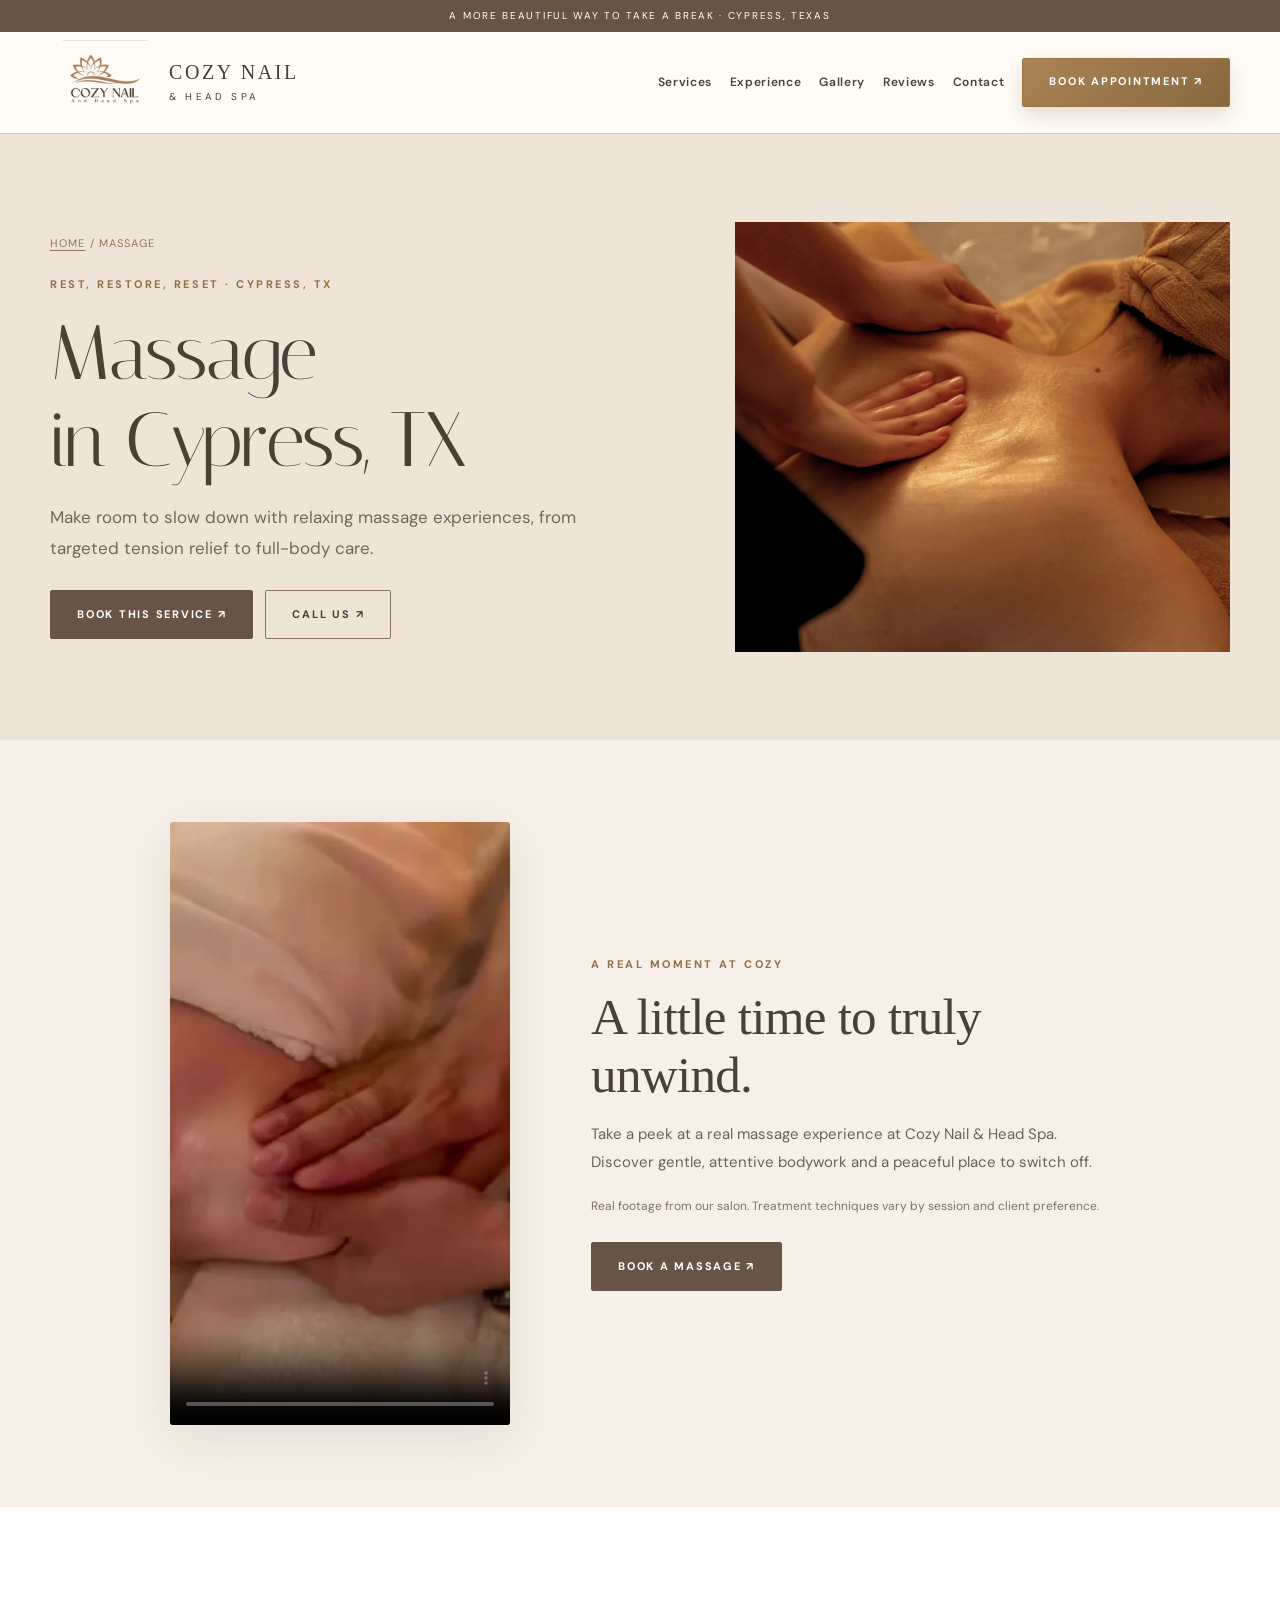
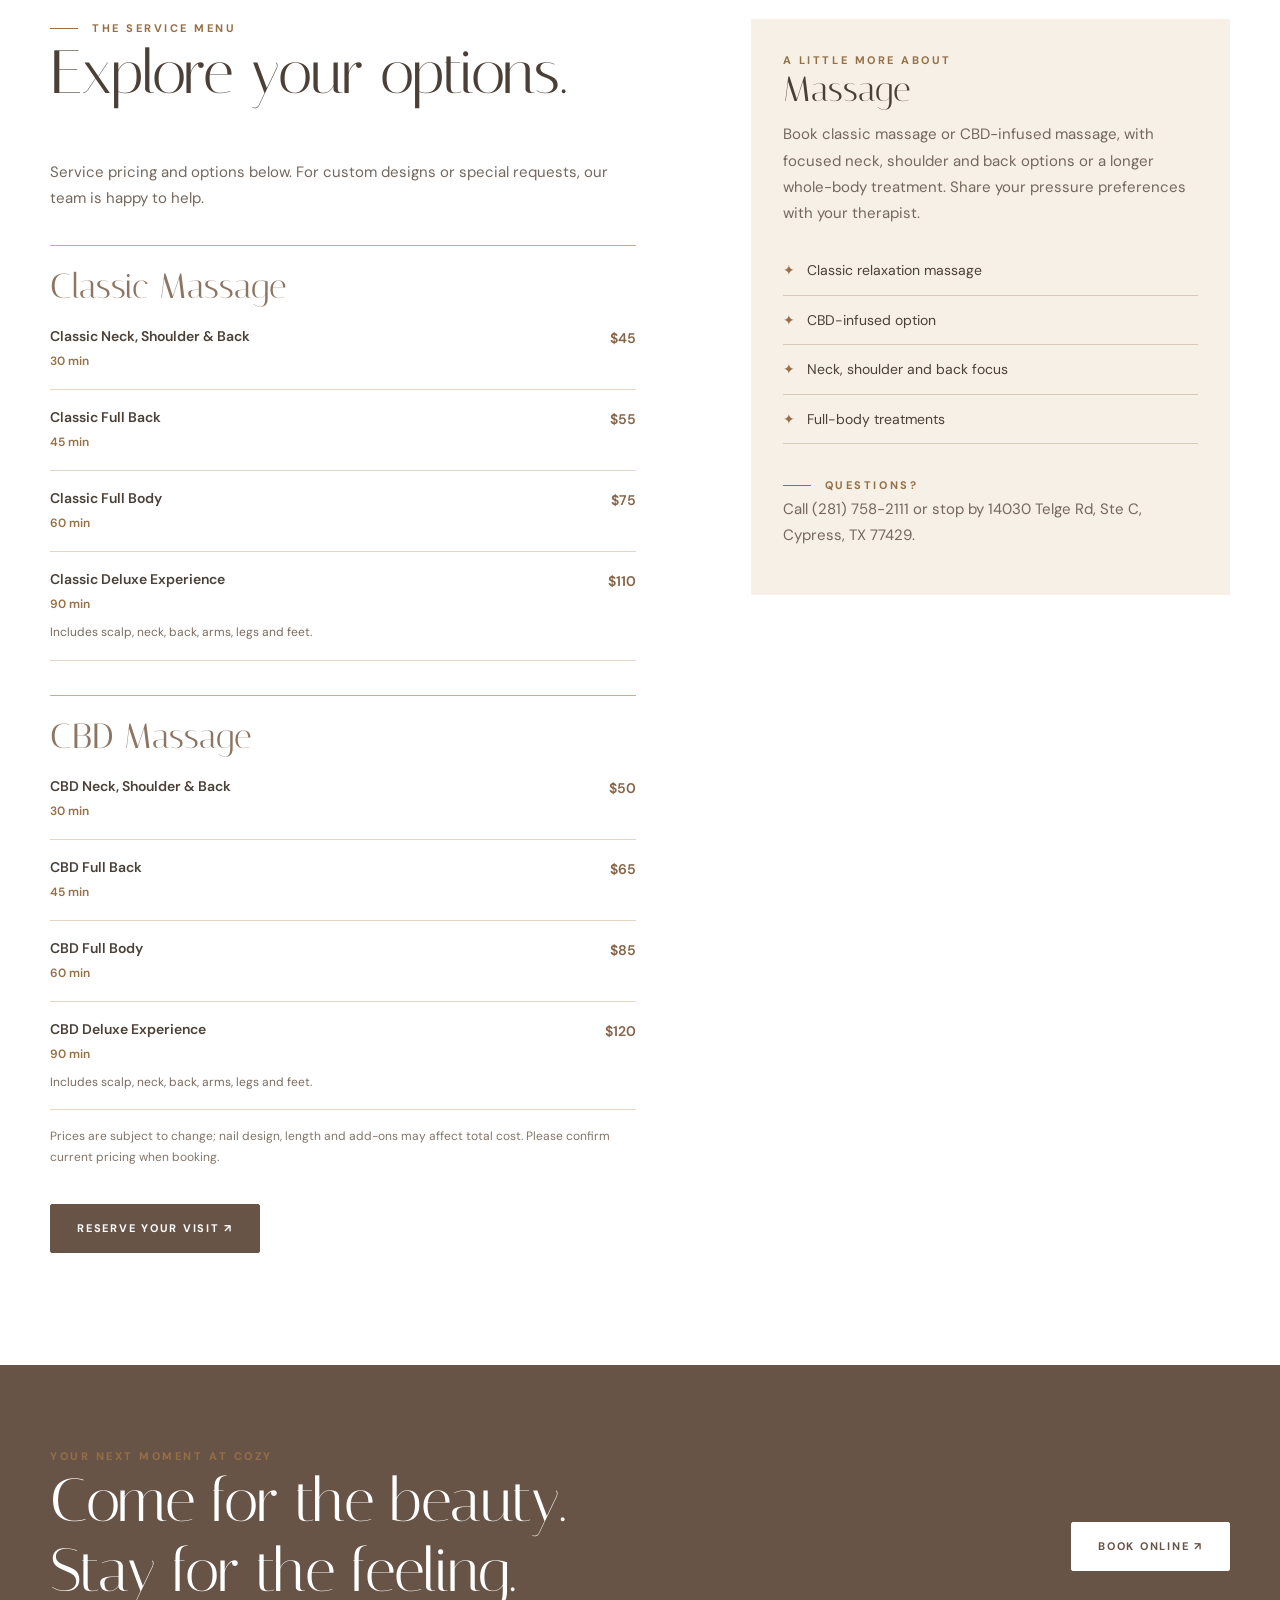
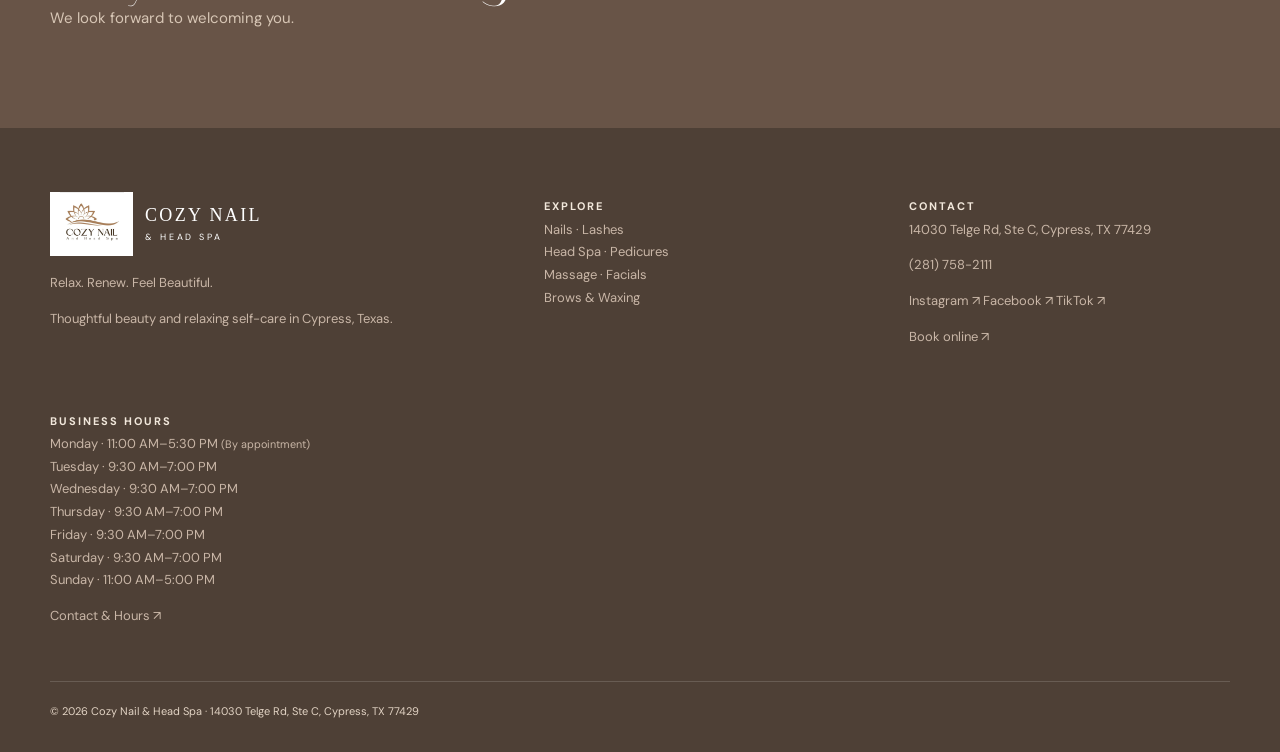
<file: services/massage.html>
<!DOCTYPE html>
<html lang="en"><head><meta charset="utf-8"/><meta content="width=device-width,initial-scale=1" name="viewport"/><meta content="#272018" name="theme-color"/><title>Massage in Cypress, TX | Classic &amp; CBD | Cozy Nail &amp; Head Spa</title><meta content="Explore classic and CBD massage, including 30- to 90-minute relaxation treatments at Cozy Nail &amp; Head Spa in Cypress, TX." name="description"/><meta content="index,follow" name="robots"/><link href="https://cozynailandheadspa.com/services/massage.html" rel="canonical"/><meta content="website" property="og:type"/><meta content="Massage in Cypress, TX | Classic &amp; CBD | Cozy Nail &amp; Head Spa" property="og:title"/><meta content="Explore classic and CBD massage, including 30- to 90-minute relaxation treatments at Cozy Nail &amp; Head Spa in Cypress, TX." property="og:description"/><meta content="https://cozynailandheadspa.com/services/massage.html" property="og:url"/><meta content="https://cozynailandheadspa.com/assets/images/massage-live.webp" property="og:image"/><link href="../assets/images/logo.webp" rel="icon"/><link href="../assets/css/style.css?v=20261012-shampoo-contact8" rel="stylesheet"/><script type="application/ld+json">[{"@context":"https://schema.org","@type":"NailSalon","@id":"https://cozynailandheadspa.com/#salon","name":"Cozy Nail & Head Spa","url":"https://cozynailandheadspa.com/","telephone":"+12817582111","image":"https://cozynailandheadspa.com/assets/images/massage-live.webp","address":{"@type":"PostalAddress","streetAddress":"14030 Telge Rd, Ste C","addressLocality":"Cypress","addressRegion":"TX","postalCode":"77429","addressCountry":"US"},"hasMap":"https://maps.app.goo.gl/F1xXu7MnUmR81qBM8","sameAs":["https://www.instagram.com/leviann_nailsnspa/","https://www.facebook.com/cozynailandheadspa","https://www.tiktok.com/@cozynailandheadspa"],"priceRange":"$$","openingHoursSpecification":[{"@type":"OpeningHoursSpecification","dayOfWeek":["Tuesday","Wednesday","Thursday","Friday","Saturday"],"opens":"09:30","closes":"19:00"},{"@type":"OpeningHoursSpecification","dayOfWeek":"Sunday","opens":"11:00","closes":"17:00"},{"@type":"OpeningHoursSpecification","dayOfWeek":"Monday","opens":"11:00","closes":"17:30","description":"By appointment only"}]},{"@context":"https://schema.org","@type":"Service","name":"Massage","areaServed":{"@type":"Place","name":"Cypress, Texas"},"provider":{"@id":"https://cozynailandheadspa.com/#salon"},"url":"https://cozynailandheadspa.com/services/massage.html"}]</script></head><body data-prefix="../" data-service="massage"><div class="topline">A more beautiful way to take a break · Cypress, Texas</div><header class="header"><div class="container nav"><a aria-label="Cozy Nail and Head Spa home" class="logo" href="../index.html"><img alt="Cozy Nail &amp; Head Spa lotus logo" height="64" src="../assets/images/logo.webp" width="83"/><span class="wordmark">COZY NAIL<small>&amp; HEAD SPA</small></span></a><button aria-controls="siteNav" aria-expanded="false" aria-label="Toggle navigation" class="menu-toggle">☰</button><nav class="nav-links" id="siteNav"><a href="../index.html#services">Services</a><a href="../index.html#experience">Experience</a><a href="../index.html#gallery">Gallery</a><a href="../index.html#reviews">Reviews</a><a href="../index.html#contact">Contact</a><a class="btn btn-dark" data-book="" href="https://booking.gocheckin.net/v2/16063" rel="noopener noreferrer" target="_blank">Book Appointment ↗</a></nav></div></header><main><section class="page-hero"><div class="container page-grid"><div><div class="breadcrumb"><a href="../index.html">Home</a> / Massage</div><div class="eyebrow" style="margin-top:22px">REST, RESTORE, RESET · CYPRESS, TX</div><h1>Massage<br/>in Cypress, TX</h1><p class="lead">Make room to slow down with relaxing massage experiences, from targeted tension relief to full-body care.</p><div class="actions" style="margin-top:26px"><a class="btn btn-dark" data-book="" href="https://booking.gocheckin.net/v2/16063" rel="noopener noreferrer" target="_blank">Book This Service ↗</a><a class="btn btn-outline" data-phone-link="" href="tel:+12817582111">Call Us ↗</a></div></div><div class="page-pic"><img alt="Professional massage treatment at Cozy Nail &amp; Head Spa in Cypress, TX" height="440" loading="eager" src="../assets/images/massage-feature.webp" width="550"/></div></div></section><section aria-labelledby="cozy-massage-video-title" class="cozy-massage-moment section-tight linen">
<div class="container cozy-massage-moment-grid">
<div class="cozy-massage-video-wrap">
<video aria-label="Real massage treatment at Cozy Nail and Head Spa" class="cozy-massage-video" controls="" data-scroll-video="" loop="" muted="" playsinline="" poster="../assets/images/massage-video-poster.webp" preload="metadata">
<source src="../assets/video/massage-cozy.mp4" type="video/mp4"/>
    Your browser does not support video.
   </video>
</div>
<div class="cozy-massage-moment-copy">
<div class="eyebrow">A REAL MOMENT AT COZY</div>
<h2 id="cozy-massage-video-title">A little time to truly unwind.</h2>
<p>Take a peek at a real massage experience at Cozy Nail &amp; Head Spa. Discover gentle, attentive bodywork and a peaceful place to switch off.</p>
<p class="cozy-footnote">Real footage from our salon. Treatment techniques vary by session and client preference.</p>
<a class="btn btn-dark" data-book="" href="https://booking.gocheckin.net/v2/16063" rel="noopener noreferrer" target="_blank">Book a Massage ↗</a>
</div>
</div>
</section><section class="section white"><div class="container menu-and-story"><div><div class="overline eyebrow">THE SERVICE MENU</div><h2>Explore your options.</h2><p>Service pricing and options below. For custom designs or special requests, our team is happy to help.</p><div id="menuItems"><section class="menu-group"><h3 class="menu-group-title">Classic Massage</h3><div class="menu-item"><div><h4>Classic Neck, Shoulder &amp; Back</h4><p class="duration">30 min</p></div><span class="price">$45</span></div><div class="menu-item"><div><h4>Classic Full Back</h4><p class="duration">45 min</p></div><span class="price">$55</span></div><div class="menu-item"><div><h4>Classic Full Body</h4><p class="duration">60 min</p></div><span class="price">$75</span></div><div class="menu-item"><div><h4>Classic Deluxe Experience</h4><p class="duration">90 min</p><p class="menu-description">Includes scalp, neck, back, arms, legs and feet.</p></div><span class="price">$110</span></div></section><section class="menu-group"><h3 class="menu-group-title">CBD Massage</h3><div class="menu-item"><div><h4>CBD Neck, Shoulder &amp; Back</h4><p class="duration">30 min</p></div><span class="price">$50</span></div><div class="menu-item"><div><h4>CBD Full Back</h4><p class="duration">45 min</p></div><span class="price">$65</span></div><div class="menu-item"><div><h4>CBD Full Body</h4><p class="duration">60 min</p></div><span class="price">$85</span></div><div class="menu-item"><div><h4>CBD Deluxe Experience</h4><p class="duration">90 min</p><p class="menu-description">Includes scalp, neck, back, arms, legs and feet.</p></div><span class="price">$120</span></div></section></div><p class="mini-note">Prices are subject to change; nail design, length and add-ons may affect total cost. Please confirm current pricing when booking.</p><a class="btn btn-dark" data-book="" href="https://booking.gocheckin.net/v2/16063" rel="noopener noreferrer" style="margin-top:24px" target="_blank">Reserve Your Visit ↗</a></div><aside class="story-aside"><div class="eyebrow">A LITTLE MORE ABOUT</div><h3>Massage</h3><p data-service-description="">Book classic massage or CBD-infused massage, with focused neck, shoulder and back options or a longer whole-body treatment. Share your pressure preferences with your therapist.</p><ul id="highlights"><li>Classic relaxation massage</li><li>CBD-infused option</li><li>Neck, shoulder and back focus</li><li>Full-body treatments</li></ul><div class="overline eyebrow">QUESTIONS?</div><p>Call <a href="tel:+12817582111">(281) 758-2111</a> or stop by 14030 Telge Rd, Ste C, Cypress, TX 77429.</p></aside></div></section><section class="section-tight service-cta"><div class="container promo-inner"><div><div class="eyebrow">YOUR NEXT MOMENT AT COZY</div><h2>Come for the beauty.<br/>Stay for the feeling.</h2><p>We look forward to welcoming you.</p></div><a class="btn btn-white" data-book="" href="https://booking.gocheckin.net/v2/16063" rel="noopener noreferrer" target="_blank">Book Online ↗</a></div></section></main><footer class="footer"><div class="container"><div class="footer-grid"><div><a class="logo" href="../index.html"><img alt="" height="64" src="../assets/images/logo.webp" width="83"/><span class="wordmark">COZY NAIL<small>&amp; HEAD SPA</small></span></a><p style="margin-top:16px">Relax. Renew. Feel Beautiful.</p><p>Thoughtful beauty and relaxing self-care in Cypress, Texas.</p></div><div><strong>Explore</strong><p><a href="../services/nails.html">Nails</a> · <a href="../services/lashes.html">Lashes</a><br/><a href="../services/head-spa.html">Head Spa</a> · <a href="../services/pedicures.html">Pedicures</a><br/><a href="../services/massage.html">Massage</a> · <a href="../services/facials.html">Facials</a><br/><a href="../services/brows-waxing.html">Brows &amp; Waxing</a></p></div><div><strong>Contact</strong><p><a data-map-link="" href="https://maps.app.goo.gl/F1xXu7MnUmR81qBM8" rel="noopener" target="_blank"><span data-address="">14030 Telge Rd, Ste C, Cypress, TX 77429</span></a></p><p><a data-phone-link="" href="tel:+12817582111">(281) 758-2111</a></p><p class="cozy-footer-social"><a data-instagram-link="" href="https://www.instagram.com/leviann_nailsnspa/" rel="noopener noreferrer" target="_blank">Instagram ↗</a> <a data-facebook-link="" href="https://www.facebook.com/cozynailandheadspa" rel="noopener noreferrer" target="_blank">Facebook ↗</a> <a data-tiktok-link="" href="https://www.tiktok.com/@cozynailandheadspa" rel="noopener noreferrer" target="_blank">TikTok ↗</a></p><p><a data-book="" href="https://booking.gocheckin.net/v2/16063" rel="noopener noreferrer" target="_blank">Book online ↗</a></p></div><div class="cozy-footer-hours"><strong>Business Hours</strong><p class="cozy-footer-days">Monday · 11:00 AM–5:30 PM <small>(By appointment)</small><br/>Tuesday · 9:30 AM–7:00 PM<br/>Wednesday · 9:30 AM–7:00 PM<br/>Thursday · 9:30 AM–7:00 PM<br/>Friday · 9:30 AM–7:00 PM<br/>Saturday · 9:30 AM–7:00 PM<br/>Sunday · 11:00 AM–5:00 PM</p><p><a href="../index.html#contact">Contact &amp; Hours ↗</a></p></div></div><div class="copyright">© <span data-year="">2026</span> Cozy Nail &amp; Head Spa · 14030 Telge Rd, Ste C, Cypress, TX 77429</div></div></footer><div class="mobile-actions"><a data-phone-link="" href="tel:+12817582111">Call</a><a class="center" data-book="" href="https://booking.gocheckin.net/v2/16063" rel="noopener noreferrer" target="_blank">Book Now</a><a data-map-link="" href="https://maps.app.goo.gl/F1xXu7MnUmR81qBM8">Directions</a></div><script src="../assets/js/content.js?v=20261012-shampoo-contact8"></script><script src="../assets/js/app.js?v=20261012-shampoo-contact8"></script></body></html>
</file>
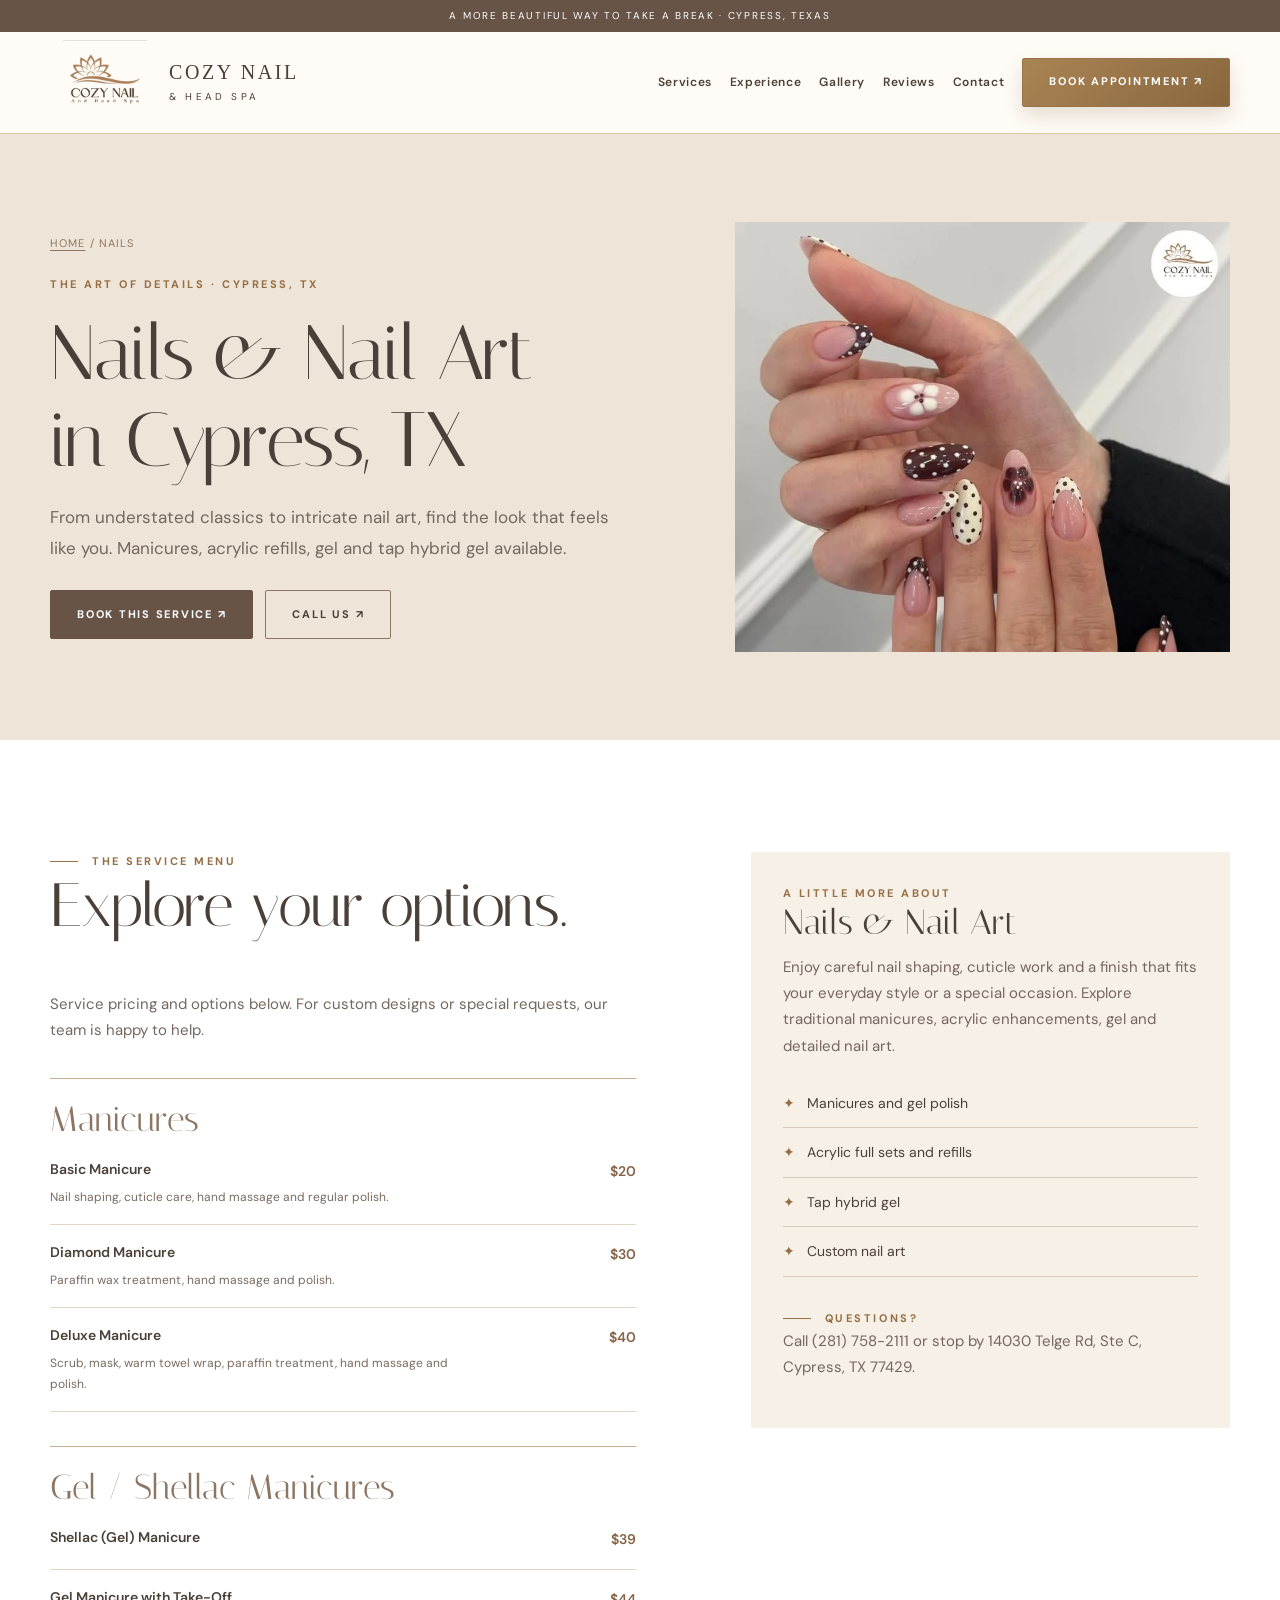
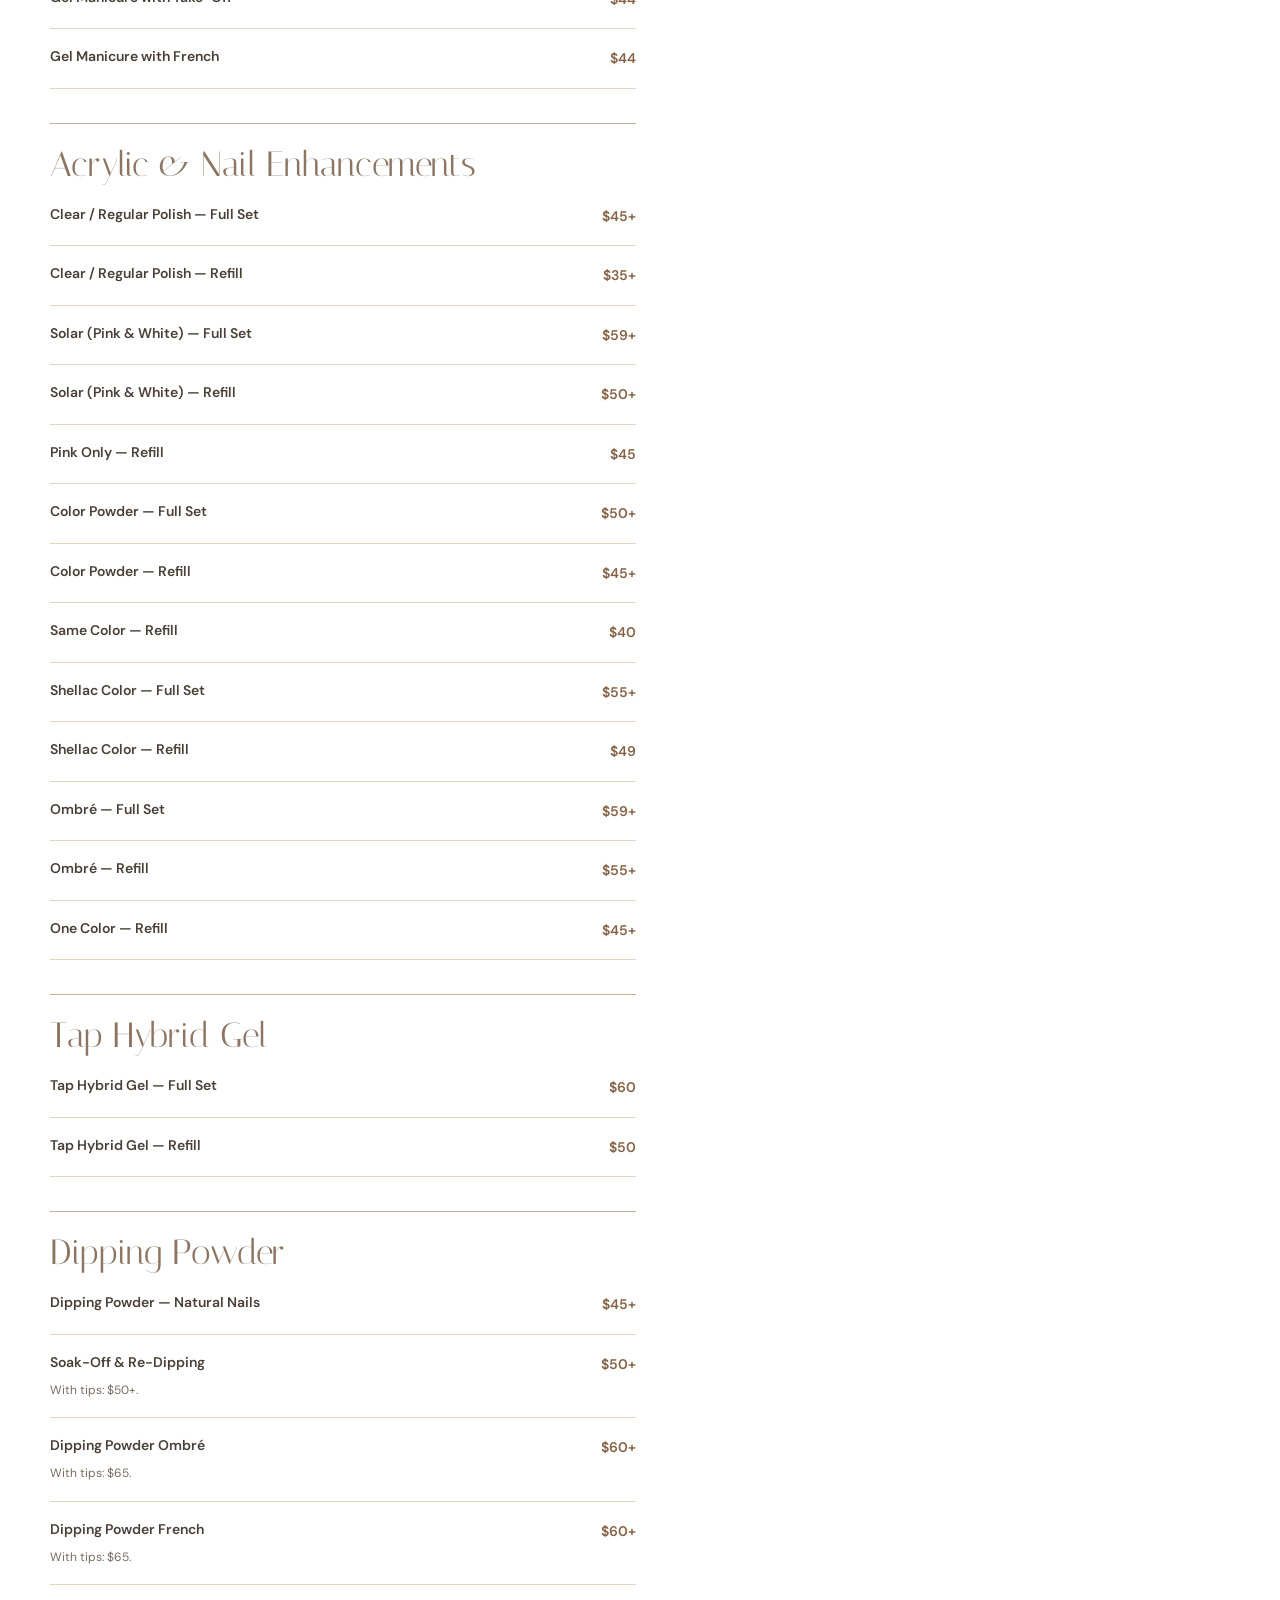
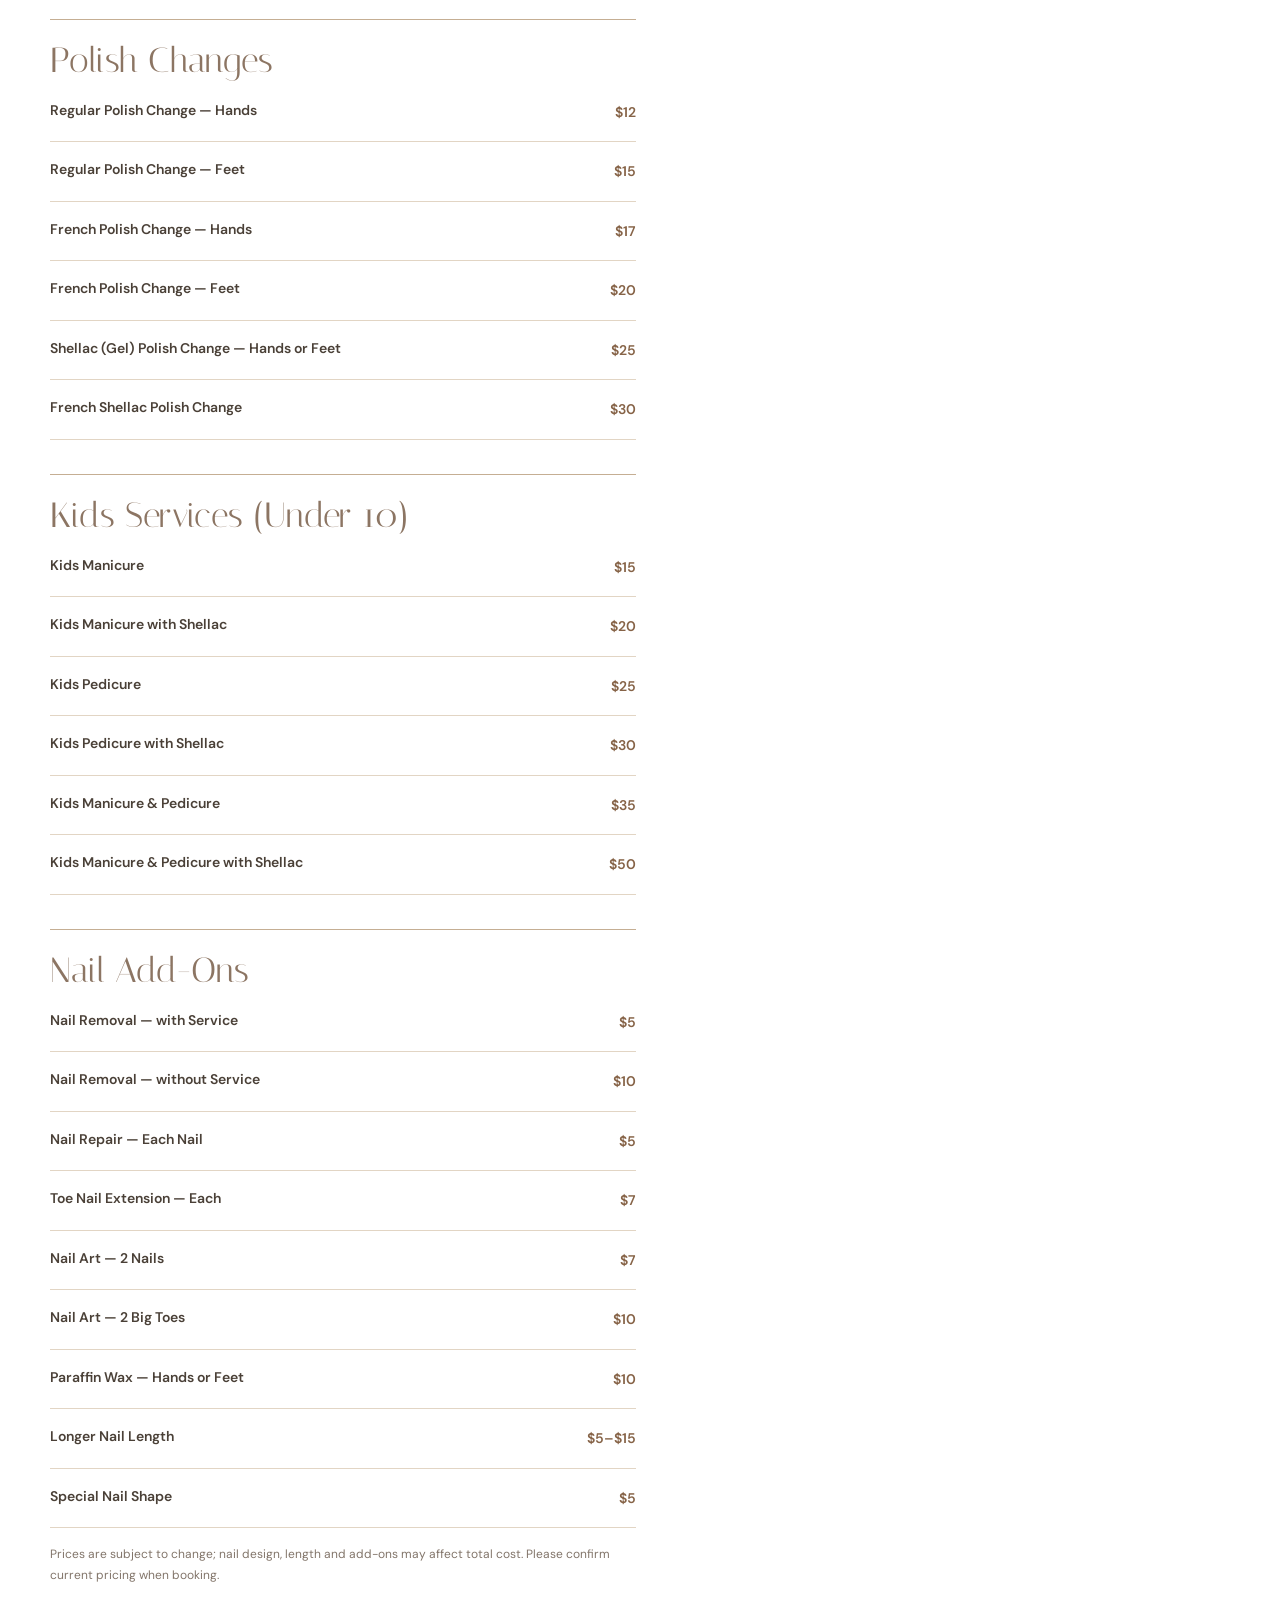
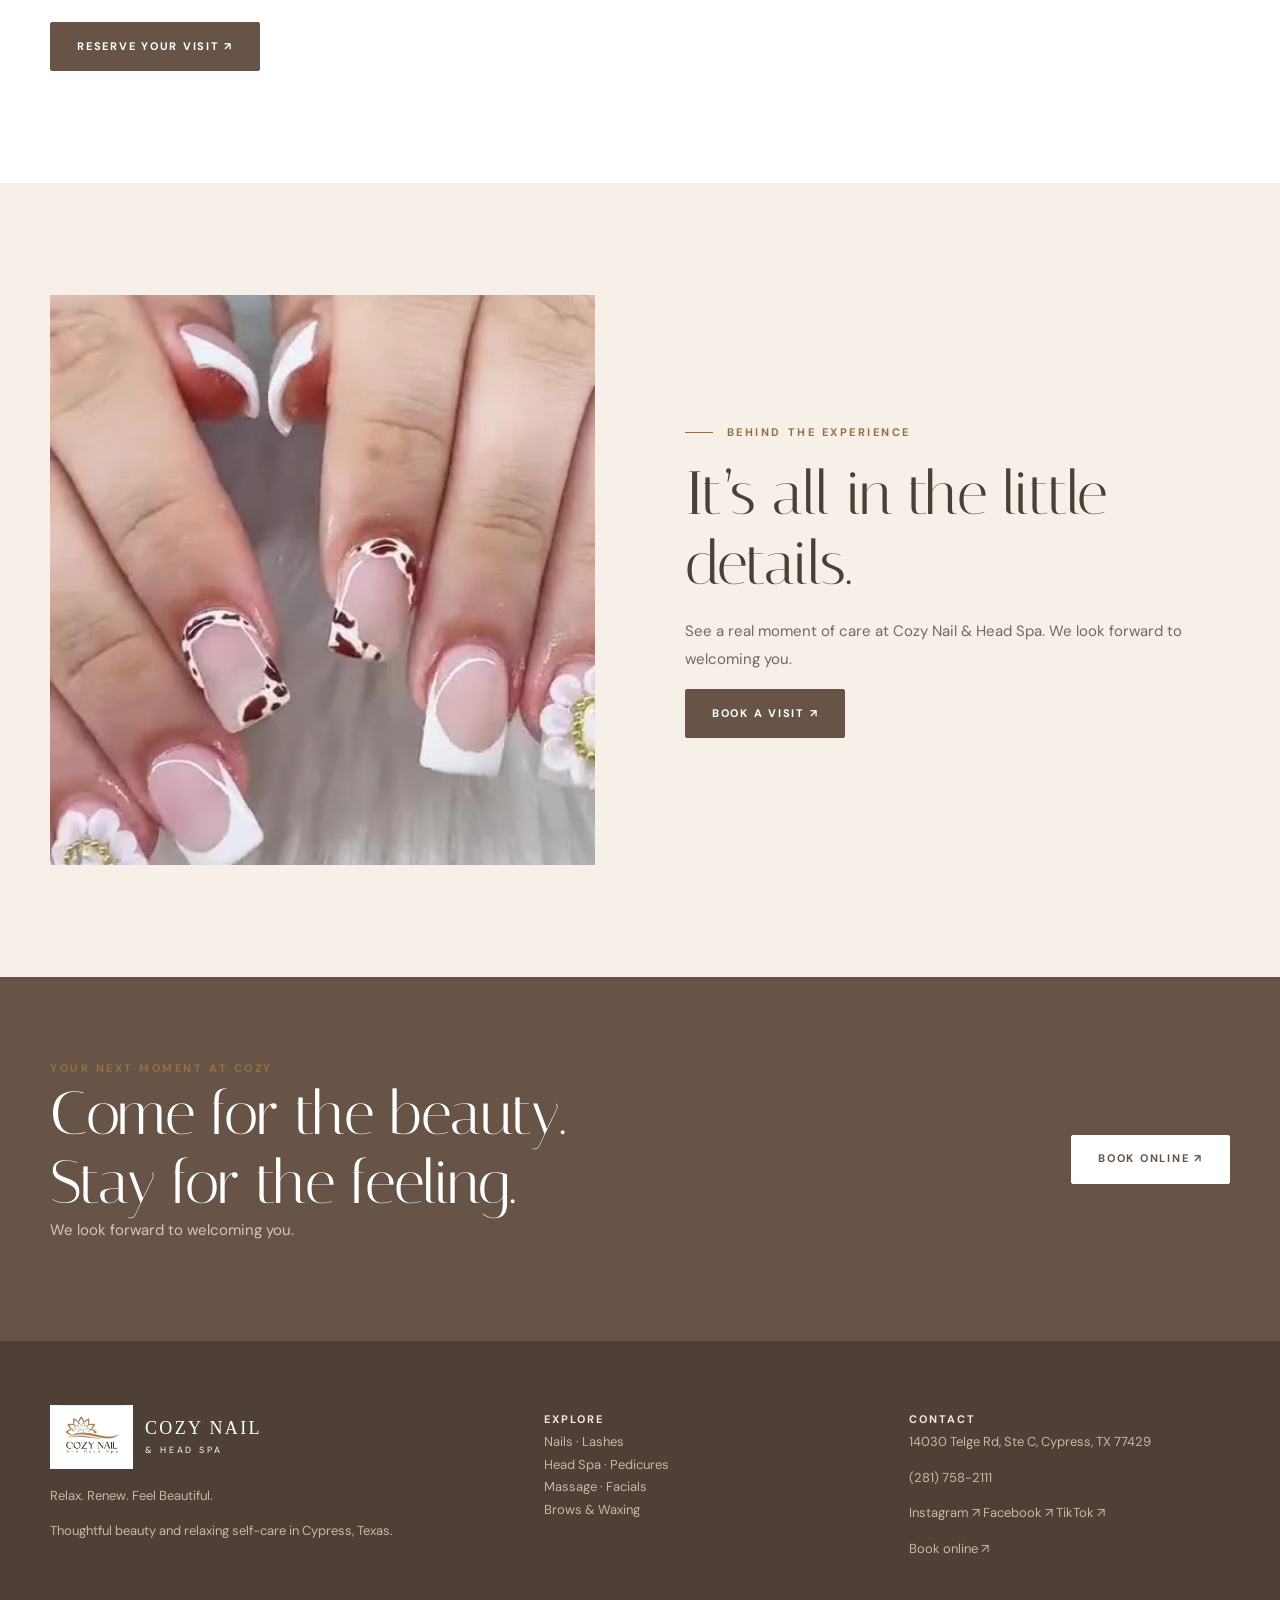
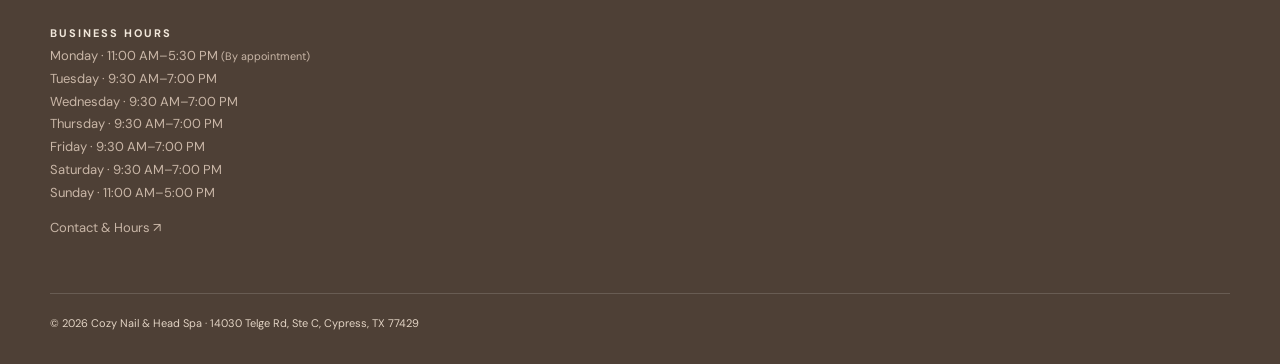
<file: services/nails.html>
<!DOCTYPE html>
<html lang="en"><head><meta charset="utf-8"/><meta content="width=device-width,initial-scale=1" name="viewport"/><meta content="#272018" name="theme-color"/><title>Nail Salon &amp; Nail Art in Cypress, TX | Cozy Nail &amp; Head Spa</title><meta content="Get manicures, gel nails, acrylic full sets, refills, tap gel and custom nail art at Cozy Nail &amp; Head Spa in Cypress, Texas." name="description"/><meta content="index,follow" name="robots"/><link href="https://cozynailandheadspa.com/services/nails.html" rel="canonical"/><meta content="website" property="og:type"/><meta content="Nail Salon &amp; Nail Art in Cypress, TX | Cozy Nail &amp; Head Spa" property="og:title"/><meta content="Get manicures, gel nails, acrylic full sets, refills, tap gel and custom nail art at Cozy Nail &amp; Head Spa in Cypress, Texas." property="og:description"/><meta content="https://cozynailandheadspa.com/services/nails.html" property="og:url"/><meta content="https://cozynailandheadspa.com/assets/images/nail-art-feature.webp" property="og:image"/><link href="../assets/images/logo.webp" rel="icon"/><link href="../assets/css/style.css?v=20261012-shampoo-contact8" rel="stylesheet"/><script type="application/ld+json">[{"@context":"https://schema.org","@type":"NailSalon","@id":"https://cozynailandheadspa.com/#salon","name":"Cozy Nail & Head Spa","url":"https://cozynailandheadspa.com/","telephone":"+12817582111","image":"https://cozynailandheadspa.com/assets/images/nail-art-feature.webp","address":{"@type":"PostalAddress","streetAddress":"14030 Telge Rd, Ste C","addressLocality":"Cypress","addressRegion":"TX","postalCode":"77429","addressCountry":"US"},"hasMap":"https://maps.app.goo.gl/F1xXu7MnUmR81qBM8","sameAs":["https://www.instagram.com/leviann_nailsnspa/","https://www.facebook.com/cozynailandheadspa","https://www.tiktok.com/@cozynailandheadspa"],"priceRange":"$$","openingHoursSpecification":[{"@type":"OpeningHoursSpecification","dayOfWeek":["Tuesday","Wednesday","Thursday","Friday","Saturday"],"opens":"09:30","closes":"19:00"},{"@type":"OpeningHoursSpecification","dayOfWeek":"Sunday","opens":"11:00","closes":"17:00"},{"@type":"OpeningHoursSpecification","dayOfWeek":"Monday","opens":"11:00","closes":"17:30","description":"By appointment only"}]},{"@context":"https://schema.org","@type":"Service","name":"Nails & Nail Art","areaServed":{"@type":"Place","name":"Cypress, Texas"},"provider":{"@id":"https://cozynailandheadspa.com/#salon"},"url":"https://cozynailandheadspa.com/services/nails.html"}]</script></head><body data-prefix="../" data-service="nails"><div class="topline">A more beautiful way to take a break · Cypress, Texas</div><header class="header"><div class="container nav"><a aria-label="Cozy Nail and Head Spa home" class="logo" href="../index.html"><img alt="Cozy Nail &amp; Head Spa lotus logo" height="64" src="../assets/images/logo.webp" width="83"/><span class="wordmark">COZY NAIL<small>&amp; HEAD SPA</small></span></a><button aria-controls="siteNav" aria-expanded="false" aria-label="Toggle navigation" class="menu-toggle">☰</button><nav class="nav-links" id="siteNav"><a href="../index.html#services">Services</a><a href="../index.html#experience">Experience</a><a href="../index.html#gallery">Gallery</a><a href="../index.html#reviews">Reviews</a><a href="../index.html#contact">Contact</a><a class="btn btn-dark" data-book="" href="https://booking.gocheckin.net/v2/16063" rel="noopener noreferrer" target="_blank">Book Appointment ↗</a></nav></div></header><main><section class="page-hero"><div class="container page-grid"><div><div class="breadcrumb"><a href="../index.html">Home</a> / Nails</div><div class="eyebrow" style="margin-top:22px">THE ART OF DETAILS · CYPRESS, TX</div><h1>Nails &amp; Nail Art<br/>in Cypress, TX</h1><p class="lead">From understated classics to intricate nail art, find the look that feels like you. Manicures, acrylic refills, gel and tap hybrid gel available.</p><div class="actions" style="margin-top:26px"><a class="btn btn-dark" data-book="" href="https://booking.gocheckin.net/v2/16063" rel="noopener noreferrer" target="_blank">Book This Service ↗</a><a class="btn btn-outline" data-phone-link="" href="tel:+12817582111">Call Us ↗</a></div></div><div class="page-pic"><img alt="Real floral and polka-dot nail art manicure at Cozy Nail &amp; Head Spa" height="440" loading="eager" src="../assets/images/nail-art-feature.webp" width="550"/></div></div></section><section class="section white"><div class="container menu-and-story"><div><div class="overline eyebrow">THE SERVICE MENU</div><h2>Explore your options.</h2><p>Service pricing and options below. For custom designs or special requests, our team is happy to help.</p><div id="menuItems"><section class="menu-group"><h3 class="menu-group-title">Manicures</h3><div class="menu-item"><div><h4>Basic Manicure</h4><p class="menu-description">Nail shaping, cuticle care, hand massage and regular polish.</p></div><span class="price">$20</span></div><div class="menu-item"><div><h4>Diamond Manicure</h4><p class="menu-description">Paraffin wax treatment, hand massage and polish.</p></div><span class="price">$30</span></div><div class="menu-item"><div><h4>Deluxe Manicure</h4><p class="menu-description">Scrub, mask, warm towel wrap, paraffin treatment, hand massage and polish.</p></div><span class="price">$40</span></div></section><section class="menu-group"><h3 class="menu-group-title">Gel / Shellac Manicures</h3><div class="menu-item"><div><h4>Shellac (Gel) Manicure</h4></div><span class="price">$39</span></div><div class="menu-item"><div><h4>Gel Manicure with Take-Off</h4></div><span class="price">$44</span></div><div class="menu-item"><div><h4>Gel Manicure with French</h4></div><span class="price">$44</span></div></section><section class="menu-group"><h3 class="menu-group-title">Acrylic &amp; Nail Enhancements</h3><div class="menu-item"><div><h4>Clear / Regular Polish — Full Set</h4></div><span class="price">$45+</span></div><div class="menu-item"><div><h4>Clear / Regular Polish — Refill</h4></div><span class="price">$35+</span></div><div class="menu-item"><div><h4>Solar (Pink &amp; White) — Full Set</h4></div><span class="price">$59+</span></div><div class="menu-item"><div><h4>Solar (Pink &amp; White) — Refill</h4></div><span class="price">$50+</span></div><div class="menu-item"><div><h4>Pink Only — Refill</h4></div><span class="price">$45</span></div><div class="menu-item"><div><h4>Color Powder — Full Set</h4></div><span class="price">$50+</span></div><div class="menu-item"><div><h4>Color Powder — Refill</h4></div><span class="price">$45+</span></div><div class="menu-item"><div><h4>Same Color — Refill</h4></div><span class="price">$40</span></div><div class="menu-item"><div><h4>Shellac Color — Full Set</h4></div><span class="price">$55+</span></div><div class="menu-item"><div><h4>Shellac Color — Refill</h4></div><span class="price">$49</span></div><div class="menu-item"><div><h4>Ombré — Full Set</h4></div><span class="price">$59+</span></div><div class="menu-item"><div><h4>Ombré — Refill</h4></div><span class="price">$55+</span></div><div class="menu-item"><div><h4>One Color — Refill</h4></div><span class="price">$45+</span></div></section><section class="menu-group"><h3 class="menu-group-title">Tap Hybrid Gel</h3><div class="menu-item"><div><h4>Tap Hybrid Gel — Full Set</h4></div><span class="price">$60</span></div><div class="menu-item"><div><h4>Tap Hybrid Gel — Refill</h4></div><span class="price">$50</span></div></section><section class="menu-group"><h3 class="menu-group-title">Dipping Powder</h3><div class="menu-item"><div><h4>Dipping Powder — Natural Nails</h4></div><span class="price">$45+</span></div><div class="menu-item"><div><h4>Soak-Off &amp; Re-Dipping</h4><p class="menu-description">With tips: $50+.</p></div><span class="price">$50+</span></div><div class="menu-item"><div><h4>Dipping Powder Ombré</h4><p class="menu-description">With tips: $65.</p></div><span class="price">$60+</span></div><div class="menu-item"><div><h4>Dipping Powder French</h4><p class="menu-description">With tips: $65.</p></div><span class="price">$60+</span></div></section><section class="menu-group"><h3 class="menu-group-title">Polish Changes</h3><div class="menu-item"><div><h4>Regular Polish Change — Hands</h4></div><span class="price">$12</span></div><div class="menu-item"><div><h4>Regular Polish Change — Feet</h4></div><span class="price">$15</span></div><div class="menu-item"><div><h4>French Polish Change — Hands</h4></div><span class="price">$17</span></div><div class="menu-item"><div><h4>French Polish Change — Feet</h4></div><span class="price">$20</span></div><div class="menu-item"><div><h4>Shellac (Gel) Polish Change — Hands or Feet</h4></div><span class="price">$25</span></div><div class="menu-item"><div><h4>French Shellac Polish Change</h4></div><span class="price">$30</span></div></section><section class="menu-group"><h3 class="menu-group-title">Kids Services (Under 10)</h3><div class="menu-item"><div><h4>Kids Manicure</h4></div><span class="price">$15</span></div><div class="menu-item"><div><h4>Kids Manicure with Shellac</h4></div><span class="price">$20</span></div><div class="menu-item"><div><h4>Kids Pedicure</h4></div><span class="price">$25</span></div><div class="menu-item"><div><h4>Kids Pedicure with Shellac</h4></div><span class="price">$30</span></div><div class="menu-item"><div><h4>Kids Manicure &amp; Pedicure</h4></div><span class="price">$35</span></div><div class="menu-item"><div><h4>Kids Manicure &amp; Pedicure with Shellac</h4></div><span class="price">$50</span></div></section><section class="menu-group"><h3 class="menu-group-title">Nail Add-Ons</h3><div class="menu-item"><div><h4>Nail Removal — with Service</h4></div><span class="price">$5</span></div><div class="menu-item"><div><h4>Nail Removal — without Service</h4></div><span class="price">$10</span></div><div class="menu-item"><div><h4>Nail Repair — Each Nail</h4></div><span class="price">$5</span></div><div class="menu-item"><div><h4>Toe Nail Extension — Each</h4></div><span class="price">$7</span></div><div class="menu-item"><div><h4>Nail Art — 2 Nails</h4></div><span class="price">$7</span></div><div class="menu-item"><div><h4>Nail Art — 2 Big Toes</h4></div><span class="price">$10</span></div><div class="menu-item"><div><h4>Paraffin Wax — Hands or Feet</h4></div><span class="price">$10</span></div><div class="menu-item"><div><h4>Longer Nail Length</h4></div><span class="price">$5–$15</span></div><div class="menu-item"><div><h4>Special Nail Shape</h4></div><span class="price">$5</span></div></section></div><p class="mini-note">Prices are subject to change; nail design, length and add-ons may affect total cost. Please confirm current pricing when booking.</p><a class="btn btn-dark" data-book="" href="https://booking.gocheckin.net/v2/16063" rel="noopener noreferrer" style="margin-top:24px" target="_blank">Reserve Your Visit ↗</a></div><aside class="story-aside"><div class="eyebrow">A LITTLE MORE ABOUT</div><h3>Nails &amp; Nail Art</h3><p data-service-description="">Enjoy careful nail shaping, cuticle work and a finish that fits your everyday style or a special occasion. Explore traditional manicures, acrylic enhancements, gel and detailed nail art.</p><ul id="highlights"><li>Manicures and gel polish</li><li>Acrylic full sets and refills</li><li>Tap hybrid gel</li><li>Custom nail art</li></ul><div class="overline eyebrow">QUESTIONS?</div><p>Call <a href="tel:+12817582111">(281) 758-2111</a> or stop by 14030 Telge Rd, Ste C, Cypress, TX 77429.</p></aside></div></section><section class="section linen"><div class="container split"><div class="split-media"><video aria-label="See the nail details" data-scroll-video="" loop="" muted="" playsinline="" poster="../assets/images/nail-art-poster.webp" preload="none"><source src="../assets/video/nail-art.mp4" type="video/mp4"/></video></div><div class="split-copy"><div class="overline eyebrow">BEHIND THE EXPERIENCE</div><h2>It’s all in the little details.</h2><p class="lead">See a real moment of care at Cozy Nail &amp; Head Spa. We look forward to welcoming you.</p><a class="btn btn-dark" data-book="" href="https://booking.gocheckin.net/v2/16063" rel="noopener noreferrer" target="_blank">Book a Visit ↗</a></div></div></section><section class="section-tight service-cta"><div class="container promo-inner"><div><div class="eyebrow">YOUR NEXT MOMENT AT COZY</div><h2>Come for the beauty.<br/>Stay for the feeling.</h2><p>We look forward to welcoming you.</p></div><a class="btn btn-white" data-book="" href="https://booking.gocheckin.net/v2/16063" rel="noopener noreferrer" target="_blank">Book Online ↗</a></div></section></main><footer class="footer"><div class="container"><div class="footer-grid"><div><a class="logo" href="../index.html"><img alt="" height="64" src="../assets/images/logo.webp" width="83"/><span class="wordmark">COZY NAIL<small>&amp; HEAD SPA</small></span></a><p style="margin-top:16px">Relax. Renew. Feel Beautiful.</p><p>Thoughtful beauty and relaxing self-care in Cypress, Texas.</p></div><div><strong>Explore</strong><p><a href="../services/nails.html">Nails</a> · <a href="../services/lashes.html">Lashes</a><br/><a href="../services/head-spa.html">Head Spa</a> · <a href="../services/pedicures.html">Pedicures</a><br/><a href="../services/massage.html">Massage</a> · <a href="../services/facials.html">Facials</a><br/><a href="../services/brows-waxing.html">Brows &amp; Waxing</a></p></div><div><strong>Contact</strong><p><a data-map-link="" href="https://maps.app.goo.gl/F1xXu7MnUmR81qBM8" rel="noopener" target="_blank"><span data-address="">14030 Telge Rd, Ste C, Cypress, TX 77429</span></a></p><p><a data-phone-link="" href="tel:+12817582111">(281) 758-2111</a></p><p class="cozy-footer-social"><a data-instagram-link="" href="https://www.instagram.com/leviann_nailsnspa/" rel="noopener noreferrer" target="_blank">Instagram ↗</a> <a data-facebook-link="" href="https://www.facebook.com/cozynailandheadspa" rel="noopener noreferrer" target="_blank">Facebook ↗</a> <a data-tiktok-link="" href="https://www.tiktok.com/@cozynailandheadspa" rel="noopener noreferrer" target="_blank">TikTok ↗</a></p><p><a data-book="" href="https://booking.gocheckin.net/v2/16063" rel="noopener noreferrer" target="_blank">Book online ↗</a></p></div><div class="cozy-footer-hours"><strong>Business Hours</strong><p class="cozy-footer-days">Monday · 11:00 AM–5:30 PM <small>(By appointment)</small><br/>Tuesday · 9:30 AM–7:00 PM<br/>Wednesday · 9:30 AM–7:00 PM<br/>Thursday · 9:30 AM–7:00 PM<br/>Friday · 9:30 AM–7:00 PM<br/>Saturday · 9:30 AM–7:00 PM<br/>Sunday · 11:00 AM–5:00 PM</p><p><a href="../index.html#contact">Contact &amp; Hours ↗</a></p></div></div><div class="copyright">© <span data-year="">2026</span> Cozy Nail &amp; Head Spa · 14030 Telge Rd, Ste C, Cypress, TX 77429</div></div></footer><div class="mobile-actions"><a data-phone-link="" href="tel:+12817582111">Call</a><a class="center" data-book="" href="https://booking.gocheckin.net/v2/16063" rel="noopener noreferrer" target="_blank">Book Now</a><a data-map-link="" href="https://maps.app.goo.gl/F1xXu7MnUmR81qBM8">Directions</a></div><script src="../assets/js/content.js?v=20261012-shampoo-contact8"></script><script src="../assets/js/app.js?v=20261012-shampoo-contact8"></script></body></html>
</file>
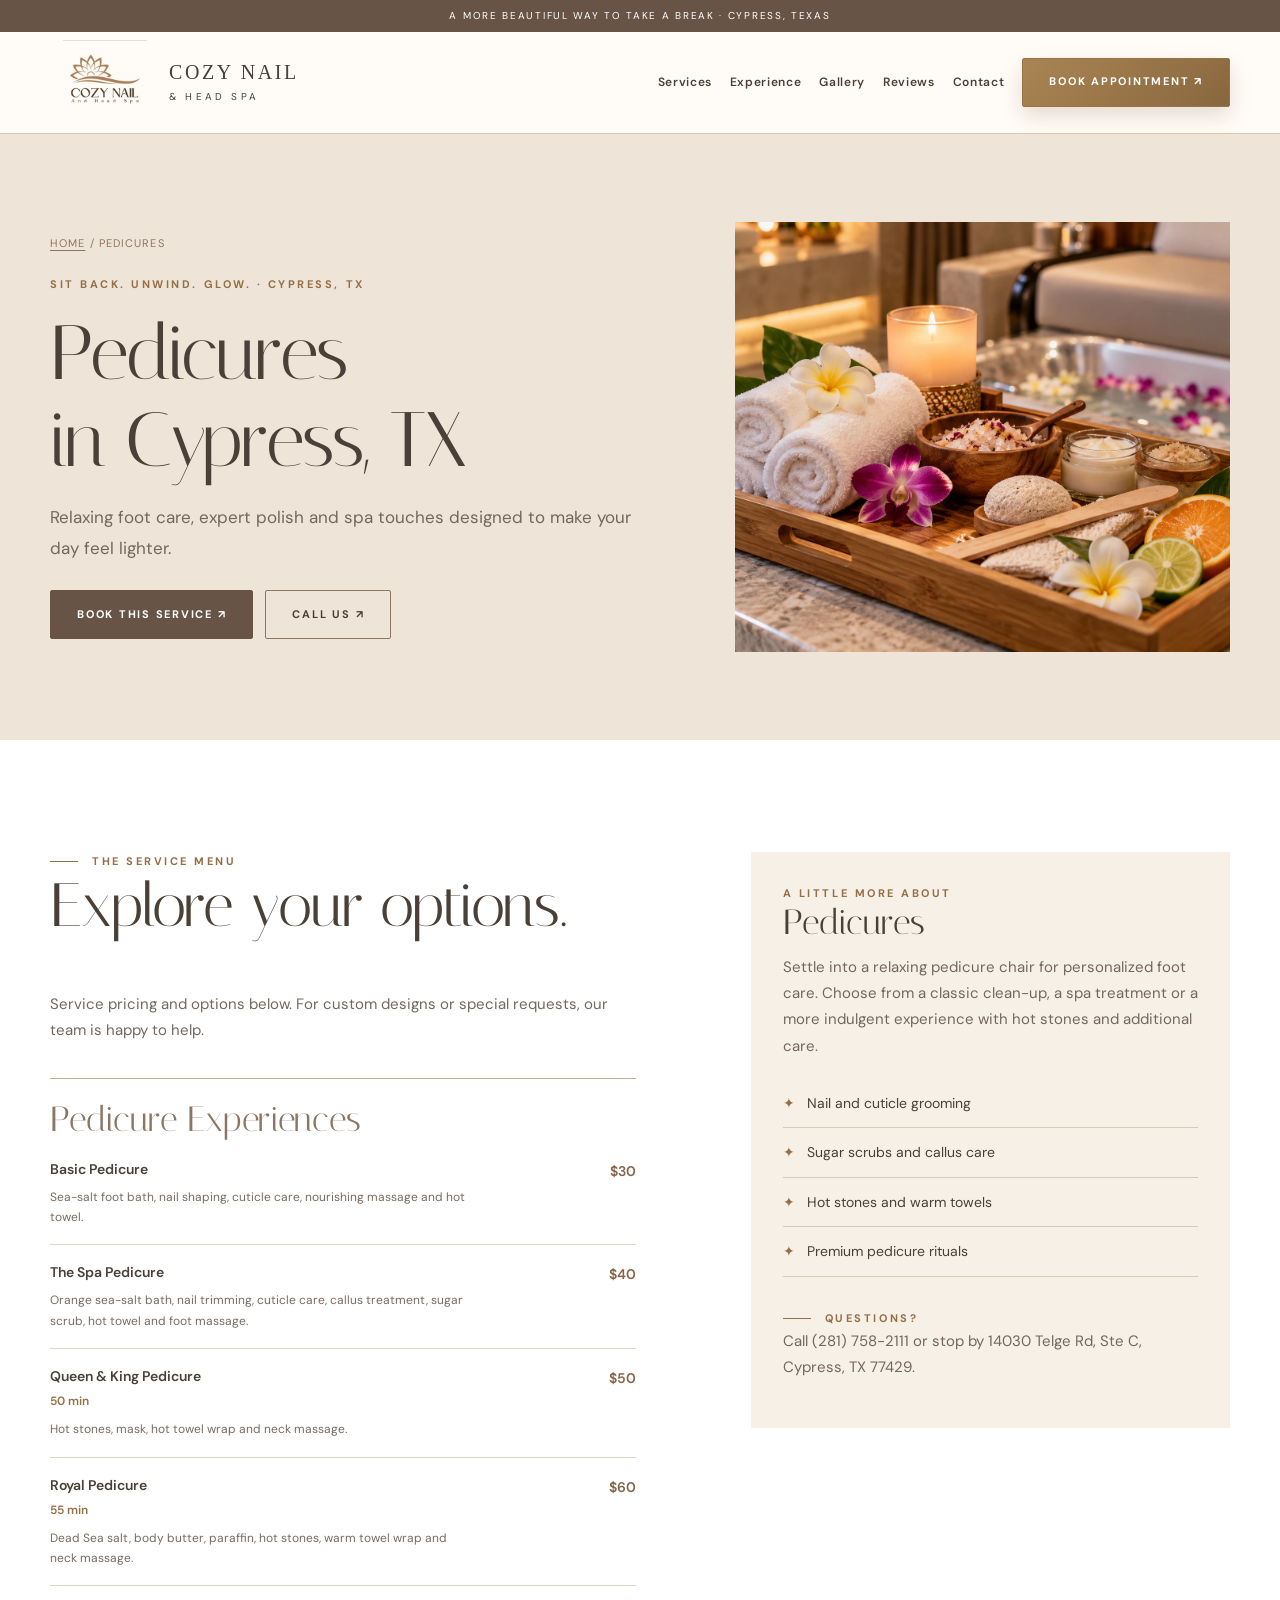
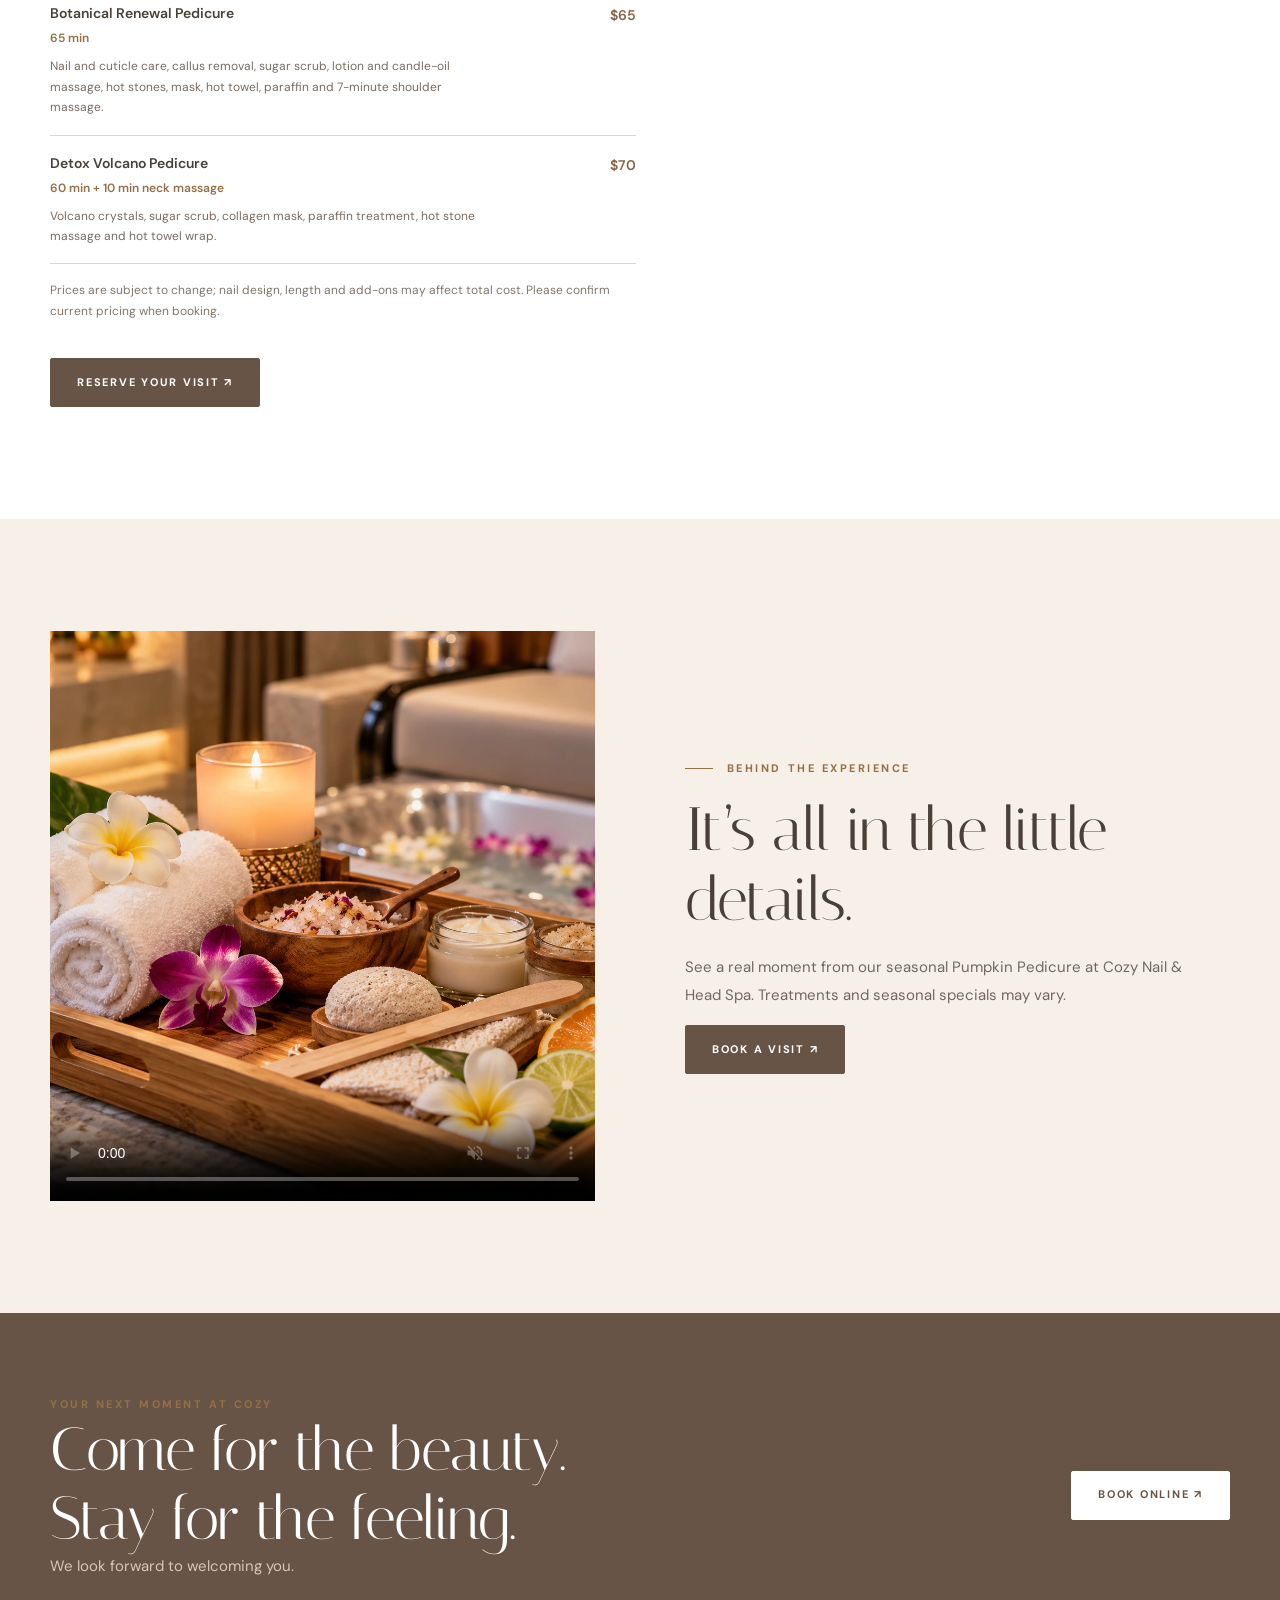
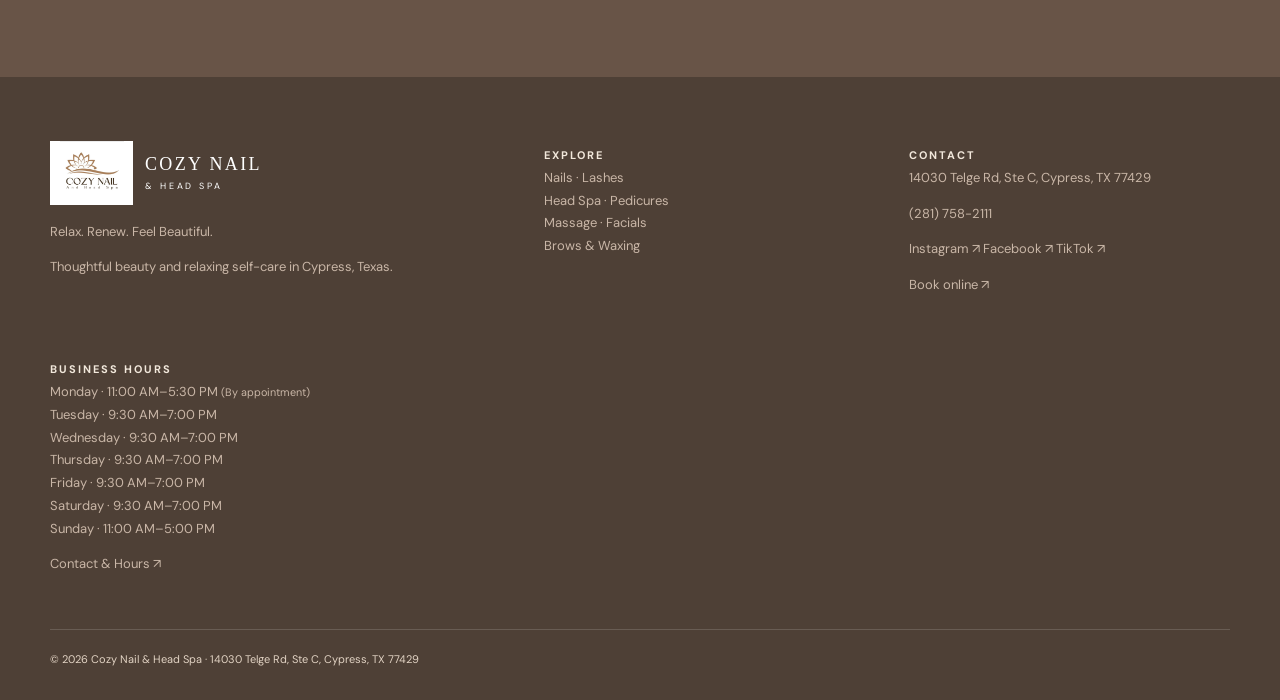
<file: services/pedicures.html>
<!DOCTYPE html>
<html lang="en"><head><meta charset="utf-8"/><meta content="width=device-width,initial-scale=1" name="viewport"/><meta content="#272018" name="theme-color"/><title>Pedicure in Cypress, TX | Spa Pedicures | Cozy Nail &amp; Head Spa</title><meta content="Book relaxing pedicures in Cypress, Texas, from basic foot care to hot stones, sugar scrubs and Botanical Renewal Pedicure at Cozy." name="description"/><meta content="index,follow" name="robots"/><link href="https://cozynailandheadspa.com/services/pedicures.html" rel="canonical"/><meta content="website" property="og:type"/><meta content="Pedicure in Cypress, TX | Spa Pedicures | Cozy Nail &amp; Head Spa" property="og:title"/><meta content="Book relaxing pedicures in Cypress, Texas, from basic foot care to hot stones, sugar scrubs and Botanical Renewal Pedicure at Cozy." property="og:description"/><meta content="https://cozynailandheadspa.com/services/pedicures.html" property="og:url"/><meta content="https://cozynailandheadspa.com/assets/images/salon.webp" property="og:image"/><link href="../assets/images/logo.webp" rel="icon"/><link href="../assets/css/style.css?v=20261012-shampoo-contact8" rel="stylesheet"/><script type="application/ld+json">[{"@context":"https://schema.org","@type":"NailSalon","@id":"https://cozynailandheadspa.com/#salon","name":"Cozy Nail & Head Spa","url":"https://cozynailandheadspa.com/","telephone":"+12817582111","image":"https://cozynailandheadspa.com/assets/images/salon.webp","address":{"@type":"PostalAddress","streetAddress":"14030 Telge Rd, Ste C","addressLocality":"Cypress","addressRegion":"TX","postalCode":"77429","addressCountry":"US"},"hasMap":"https://maps.app.goo.gl/F1xXu7MnUmR81qBM8","sameAs":["https://www.instagram.com/leviann_nailsnspa/","https://www.facebook.com/cozynailandheadspa","https://www.tiktok.com/@cozynailandheadspa"],"priceRange":"$$","openingHoursSpecification":[{"@type":"OpeningHoursSpecification","dayOfWeek":["Tuesday","Wednesday","Thursday","Friday","Saturday"],"opens":"09:30","closes":"19:00"},{"@type":"OpeningHoursSpecification","dayOfWeek":"Sunday","opens":"11:00","closes":"17:00"},{"@type":"OpeningHoursSpecification","dayOfWeek":"Monday","opens":"11:00","closes":"17:30","description":"By appointment only"}]},{"@context":"https://schema.org","@type":"Service","name":"Pedicures","areaServed":{"@type":"Place","name":"Cypress, Texas"},"provider":{"@id":"https://cozynailandheadspa.com/#salon"},"url":"https://cozynailandheadspa.com/services/pedicures.html"}]</script></head><body data-prefix="../" data-service="pedicures"><div class="topline">A more beautiful way to take a break · Cypress, Texas</div><header class="header"><div class="container nav"><a aria-label="Cozy Nail and Head Spa home" class="logo" href="../index.html"><img alt="Cozy Nail &amp; Head Spa lotus logo" height="64" src="../assets/images/logo.webp" width="83"/><span class="wordmark">COZY NAIL<small>&amp; HEAD SPA</small></span></a><button aria-controls="siteNav" aria-expanded="false" aria-label="Toggle navigation" class="menu-toggle">☰</button><nav class="nav-links" id="siteNav"><a href="../index.html#services">Services</a><a href="../index.html#experience">Experience</a><a href="../index.html#gallery">Gallery</a><a href="../index.html#reviews">Reviews</a><a href="../index.html#contact">Contact</a><a class="btn btn-dark" data-book="" href="https://booking.gocheckin.net/v2/16063" rel="noopener noreferrer" target="_blank">Book Appointment ↗</a></nav></div></header><main><section class="page-hero"><div class="container page-grid"><div><div class="breadcrumb"><a href="../index.html">Home</a> / Pedicures</div><div class="eyebrow" style="margin-top:22px">SIT BACK. UNWIND. GLOW. · CYPRESS, TX</div><h1>Pedicures<br/>in Cypress, TX</h1><p class="lead">Relaxing foot care, expert polish and spa touches designed to make your day feel lighter.</p><div class="actions" style="margin-top:26px"><a class="btn btn-dark" data-book="" href="https://booking.gocheckin.net/v2/16063" rel="noopener noreferrer" target="_blank">Book This Service ↗</a><a class="btn btn-outline" data-phone-link="" href="tel:+12817582111">Call Us ↗</a></div></div><div class="page-pic"><img alt="Elegant pedicure spa tray with flowers, candles and skincare essentials at Cozy Nail &amp; Head Spa" height="440" loading="eager" src="../assets/images/spa-tray.webp" width="550"/></div></div></section><section class="section white"><div class="container menu-and-story"><div><div class="overline eyebrow">THE SERVICE MENU</div><h2>Explore your options.</h2><p>Service pricing and options below. For custom designs or special requests, our team is happy to help.</p><div id="menuItems"><section class="menu-group"><h3 class="menu-group-title">Pedicure Experiences</h3><div class="menu-item"><div><h4>Basic Pedicure</h4><p class="menu-description">Sea-salt foot bath, nail shaping, cuticle care, nourishing massage and hot towel.</p></div><span class="price">$30</span></div><div class="menu-item"><div><h4>The Spa Pedicure</h4><p class="menu-description">Orange sea-salt bath, nail trimming, cuticle care, callus treatment, sugar scrub, hot towel and foot massage.</p></div><span class="price">$40</span></div><div class="menu-item"><div><h4>Queen &amp; King Pedicure</h4><p class="duration">50 min</p><p class="menu-description">Hot stones, mask, hot towel wrap and neck massage.</p></div><span class="price">$50</span></div><div class="menu-item"><div><h4>Royal Pedicure</h4><p class="duration">55 min</p><p class="menu-description">Dead Sea salt, body butter, paraffin, hot stones, warm towel wrap and neck massage.</p></div><span class="price">$60</span></div><div class="menu-item"><div><h4>Botanical Renewal Pedicure</h4><p class="duration">65 min</p><p class="menu-description">Nail and cuticle care, callus removal, sugar scrub, lotion and candle-oil massage, hot stones, mask, hot towel, paraffin and 7-minute shoulder massage.</p></div><span class="price">$65</span></div><div class="menu-item"><div><h4>Detox Volcano Pedicure</h4><p class="duration">60 min + 10 min neck massage</p><p class="menu-description">Volcano crystals, sugar scrub, collagen mask, paraffin treatment, hot stone massage and hot towel wrap.</p></div><span class="price">$70</span></div></section></div><p class="mini-note">Prices are subject to change; nail design, length and add-ons may affect total cost. Please confirm current pricing when booking.</p><a class="btn btn-dark" data-book="" href="https://booking.gocheckin.net/v2/16063" rel="noopener noreferrer" style="margin-top:24px" target="_blank">Reserve Your Visit ↗</a></div><aside class="story-aside"><div class="eyebrow">A LITTLE MORE ABOUT</div><h3>Pedicures</h3><p data-service-description="">Settle into a relaxing pedicure chair for personalized foot care. Choose from a classic clean-up, a spa treatment or a more indulgent experience with hot stones and additional care.</p><ul id="highlights"><li>Nail and cuticle grooming</li><li>Sugar scrubs and callus care</li><li>Hot stones and warm towels</li><li>Premium pedicure rituals</li></ul><div class="overline eyebrow">QUESTIONS?</div><p>Call <a href="tel:+12817582111">(281) 758-2111</a> or stop by 14030 Telge Rd, Ste C, Cypress, TX 77429.</p></aside></div></section><section class="section linen"><div class="container split"><div class="split-media"><video aria-label="Real Pumpkin Pedicure treatment at Cozy Nail and Head Spa" data-scroll-video="" controls="" autoplay="" loop="" muted="" playsinline="" poster="../assets/images/spa-tray.webp" preload="metadata"><source src="../assets/video/pedicure-real-2026.mp4" type="video/mp4"/>Your browser does not support embedded video.</video></div><div class="split-copy"><div class="overline eyebrow">BEHIND THE EXPERIENCE</div><h2>It’s all in the little details.</h2><p class="lead">See a real moment from our seasonal Pumpkin Pedicure at Cozy Nail &amp; Head Spa. Treatments and seasonal specials may vary.</p><a class="btn btn-dark" data-book="" href="https://booking.gocheckin.net/v2/16063" rel="noopener noreferrer" target="_blank">Book a Visit ↗</a></div></div></section><section class="section-tight service-cta"><div class="container promo-inner"><div><div class="eyebrow">YOUR NEXT MOMENT AT COZY</div><h2>Come for the beauty.<br/>Stay for the feeling.</h2><p>We look forward to welcoming you.</p></div><a class="btn btn-white" data-book="" href="https://booking.gocheckin.net/v2/16063" rel="noopener noreferrer" target="_blank">Book Online ↗</a></div></section></main><footer class="footer"><div class="container"><div class="footer-grid"><div><a class="logo" href="../index.html"><img alt="" height="64" src="../assets/images/logo.webp" width="83"/><span class="wordmark">COZY NAIL<small>&amp; HEAD SPA</small></span></a><p style="margin-top:16px">Relax. Renew. Feel Beautiful.</p><p>Thoughtful beauty and relaxing self-care in Cypress, Texas.</p></div><div><strong>Explore</strong><p><a href="../services/nails.html">Nails</a> · <a href="../services/lashes.html">Lashes</a><br/><a href="../services/head-spa.html">Head Spa</a> · <a href="../services/pedicures.html">Pedicures</a><br/><a href="../services/massage.html">Massage</a> · <a href="../services/facials.html">Facials</a><br/><a href="../services/brows-waxing.html">Brows &amp; Waxing</a></p></div><div><strong>Contact</strong><p><a data-map-link="" href="https://maps.app.goo.gl/F1xXu7MnUmR81qBM8" rel="noopener" target="_blank"><span data-address="">14030 Telge Rd, Ste C, Cypress, TX 77429</span></a></p><p><a data-phone-link="" href="tel:+12817582111">(281) 758-2111</a></p><p class="cozy-footer-social"><a data-instagram-link="" href="https://www.instagram.com/leviann_nailsnspa/" rel="noopener noreferrer" target="_blank">Instagram ↗</a> <a data-facebook-link="" href="https://www.facebook.com/cozynailandheadspa" rel="noopener noreferrer" target="_blank">Facebook ↗</a> <a data-tiktok-link="" href="https://www.tiktok.com/@cozynailandheadspa" rel="noopener noreferrer" target="_blank">TikTok ↗</a></p><p><a data-book="" href="https://booking.gocheckin.net/v2/16063" rel="noopener noreferrer" target="_blank">Book online ↗</a></p></div><div class="cozy-footer-hours"><strong>Business Hours</strong><p class="cozy-footer-days">Monday · 11:00 AM–5:30 PM <small>(By appointment)</small><br/>Tuesday · 9:30 AM–7:00 PM<br/>Wednesday · 9:30 AM–7:00 PM<br/>Thursday · 9:30 AM–7:00 PM<br/>Friday · 9:30 AM–7:00 PM<br/>Saturday · 9:30 AM–7:00 PM<br/>Sunday · 11:00 AM–5:00 PM</p><p><a href="../index.html#contact">Contact &amp; Hours ↗</a></p></div></div><div class="copyright">© <span data-year="">2026</span> Cozy Nail &amp; Head Spa · 14030 Telge Rd, Ste C, Cypress, TX 77429</div></div></footer><div class="mobile-actions"><a data-phone-link="" href="tel:+12817582111">Call</a><a class="center" data-book="" href="https://booking.gocheckin.net/v2/16063" rel="noopener noreferrer" target="_blank">Book Now</a><a data-map-link="" href="https://maps.app.goo.gl/F1xXu7MnUmR81qBM8">Directions</a></div><script src="../assets/js/content.js?v=20261012-shampoo-contact8"></script><script src="../assets/js/app.js?v=20261012-shampoo-contact8"></script></body></html>
</file>
<file: assets/css/style.css>
@import url('https://fonts.googleapis.com/css2?family=DM+Sans:wght@400;500;600;700&family=Italiana&display=swap');
:root{--ink:#29211c;--brown:#5f4638;--gold:#aa8259;--cream:#faf7f2;--linen:#f2ece2;--blush:#eaded2;--line:#e5ded3;--white:#fff;--dark:#272018;--font:'DM Sans',Arial,sans-serif;--serif:'Italiana',Georgia,serif;scroll-behavior:smooth}
*{box-sizing:border-box}html{scroll-padding-top:90px}body{margin:0;color:var(--ink);background:var(--cream);font:15px/1.75 var(--font)}img,video{display:block;max-width:100%}a{color:inherit;text-decoration:none}button,input{font:inherit}.container{width:min(1180px,calc(100% - 52px));margin:auto}h1,h2,h3,p{margin-top:0}h1,h2,h3{line-height:1.13;font-weight:400}h1,h2{font-family:var(--serif)}h1{font-size:clamp(57px,7vw,112px);letter-spacing:-.025em}h2{font-size:clamp(39px,4.8vw,67px);letter-spacing:-.015em}h3{font-family:var(--serif);font-size:clamp(27px,2.7vw,39px)}p{color:#74675e}::selection{background:#d4b795;color:#252016}a:focus-visible,button:focus-visible,summary:focus-visible{outline:3px solid #be8a50;outline-offset:4px}.eyebrow{font-size:11px;letter-spacing:.23em;text-transform:uppercase;color:var(--gold);font-weight:700}.gold-line{width:40px;height:1px;background:var(--gold);margin:22px 0}.section{padding:112px 0}.section-tight{padding:82px 0}.white{background:white}.linen{background:var(--linen)}.overline{display:flex;gap:14px;align-items:center}.overline:before{content:'';width:28px;height:1px;background:var(--gold)}.lead{font-size:17px;line-height:1.85}.section-heading{text-align:center;max-width:720px;margin:0 auto 52px}.section-heading .eyebrow{margin-bottom:13px}.section-heading h2{margin-bottom:17px}.section-heading p{max-width:580px;margin:0 auto}.btn{display:inline-flex;justify-content:center;align-items:center;gap:13px;min-height:49px;padding:12px 26px;border:1px solid var(--brown);border-radius:2px;font-size:11px;letter-spacing:.16em;text-transform:uppercase;font-weight:700;transition:.25s;background:transparent;cursor:pointer}.btn:hover{transform:translateY(-2px);box-shadow:0 11px 22px #0001}.btn-dark{background:var(--dark);color:white;border-color:var(--dark)}.btn-gold{background:var(--gold);color:white;border-color:var(--gold)}.btn-outline{color:var(--dark)}.btn-white{background:white;color:var(--dark);border-color:white}.actions{display:flex;flex-wrap:wrap;gap:12px}.topline{background:var(--dark);color:#e9ded2;text-align:center;font-size:10px;letter-spacing:.17em;text-transform:uppercase;padding:7px 12px}.header{position:sticky;z-index:30;top:0;background:#faf7f4ee;backdrop-filter:blur(18px);border-bottom:1px solid #d9cab94f}.nav{height:83px;display:flex;align-items:center;gap:30px}.logo{display:flex;align-items:center;gap:12px;flex-shrink:0}.logo img{height:64px;width:83px;object-fit:contain;mix-blend-mode:multiply}.logo .wordmark{font-family:Georgia,serif;font-size:18px;letter-spacing:.13em;line-height:1.12}.logo .wordmark small{font:9px var(--font);letter-spacing:.32em;display:block;margin-top:6px}.nav-links{display:flex;align-items:center;gap:28px;margin-left:auto}.nav-links>a:not(.btn){font-size:12px;letter-spacing:.055em;font-weight:600}.nav-links>a:hover{color:#ae7851}.menu-toggle{display:none;background:none;border:0;font-size:30px;margin-left:auto;cursor:pointer}.hero{background:var(--dark);color:#fff;overflow:hidden;position:relative}.hero-grid{display:grid;grid-template-columns:53% 47%;min-height:670px}.hero-text{display:flex;align-items:center;z-index:2;position:relative}.hero-text:before{content:'✦';font-family:Georgia;font-size:280px;position:absolute;left:-90px;bottom:-125px;opacity:.045;pointer-events:none}.hero-text-inner{padding:72px 7vw 78px 0;max-width:720px}.hero-text h1{margin:22px 0 18px}.hero-text h1 em{font-style:normal;color:#dbbb92}.hero-text p{color:#e2d4c3;font-size:17px;line-height:1.9;max-width:490px}.hero .eyebrow{color:#c6a783}.hero .btn-outline{color:white;border-color:#88796b}.hero-photo{position:relative;min-height:670px;overflow:hidden}.hero-photo video,.hero-photo img{height:100%;width:100%;object-fit:cover;position:absolute;inset:0}.hero-photo:after{content:'';position:absolute;inset:0;background:linear-gradient(90deg,#2720185e,transparent 38%),linear-gradient(0deg,#221a11aa,transparent 40%)}.hero-float{position:absolute;z-index:2;bottom:35px;left:35px;font-size:12px;letter-spacing:.14em;text-transform:uppercase;color:white}.hero-float strong{font-family:var(--serif);font-size:30px;display:block;letter-spacing:0;text-transform:none;font-weight:400}.intro-strip{border-bottom:1px solid var(--line);background:#fff}.intro-grid{display:grid;grid-template-columns:repeat(3,1fr)}.intro-grid>div{padding:26px 35px;display:flex;gap:13px;align-items:center;border-right:1px solid var(--line)}.intro-grid>div:first-child{padding-left:0}.intro-grid>div:last-child{border:0}.intro-grid b{font-family:var(--serif);font-size:35px;color:var(--gold);font-weight:400}.intro-grid strong{font-size:12px;letter-spacing:.12em;text-transform:uppercase}.intro-grid small{display:block;color:#8b7c72;font-size:12px}.services-grid{display:grid;grid-template-columns:repeat(3,1fr);gap:24px}.service-card{display:block;background:#fff;border:1px solid var(--line);overflow:hidden;transition:.25s}.service-card:hover{transform:translateY(-4px);box-shadow:0 19px 43px #30251b17}.service-img{height:290px;position:relative;overflow:hidden;background:#d4c4b4}.service-img img,.service-img video{width:100%;height:100%;object-fit:cover;transition:transform .5s}.service-card:hover .service-img img{transform:scale(1.04)}.service-card .body{padding:29px 30px 32px}.service-card .body h3{margin:11px 0 9px}.service-card .body p{font-size:13px;min-height:48px}.text-link{font-size:11px;font-weight:700;letter-spacing:.18em;text-transform:uppercase;color:#8a614a}.text-link span{font-size:17px;margin-left:8px}.split{display:grid;grid-template-columns:1fr 1fr;gap:7vw;align-items:center}.split-media{position:relative;min-height:570px}.split-media>video,.split-media>img{position:absolute;inset:0;width:100%;height:100%;object-fit:cover}.corner-card{position:absolute;bottom:-30px;right:-30px;background:white;padding:22px 25px;box-shadow:0 12px 40px #3e322d26;max-width:240px;font-family:var(--serif);font-size:24px;line-height:1.2}.split-copy h2{margin:17px 0 20px}.split-copy p{font-size:15px;max-width:510px}.essentials{display:grid;grid-template-columns:repeat(2,1fr);gap:15px;margin:27px 0 32px}.essentials>div{border-top:1px solid #bea88c;padding:14px 0;font-size:12px;letter-spacing:.03em}.promo-section{background:#362a22;color:white;position:relative;overflow:hidden}.promo-section:before{content:'COZY';position:absolute;right:-30px;bottom:-110px;font:240px var(--serif);color:#ffffff08}.promo-inner{position:relative;display:flex;align-items:center;justify-content:space-between;gap:45px}.promo-inner h2{max-width:680px}.promo-inner p{color:#dfd2c5}.promo-inner .eyebrow{color:#d5b389}.promo-inner .offer-detail{font-size:14px;color:#f5dfc6;letter-spacing:.05em}.gallery{display:grid;grid-template-columns:1.1fr .9fr 1fr;grid-template-rows:245px 245px;gap:14px}.gallery>a,.gallery>div{overflow:hidden;position:relative;background:#eadac9}.gallery img,.gallery video{width:100%;height:100%;object-fit:cover;transition:transform .5s}.gallery>a:hover img{transform:scale(1.04)}.gallery .tall{grid-row:span 2}.gallery .wide{grid-column:span 2}.gallery span{position:absolute;bottom:16px;left:16px;background:#fffefaeb;color:#32281f;padding:7px 13px;font-size:10px;letter-spacing:.16em;text-transform:uppercase;font-weight:700}.story-grid{display:grid;grid-template-columns:.94fr 1.06fr;gap:8vw;align-items:center}.story-photo{position:relative;height:515px;background:#d8c4b5}.story-photo img{width:100%;height:100%;object-fit:cover}.story-photo .stamp{position:absolute;top:25px;left:-25px;background:#f7f0e8;padding:21px;font-family:var(--serif);font-size:26px;line-height:1.1}.quotes{display:grid;grid-template-columns:repeat(3,1fr);gap:19px}.quote{padding:31px 30px;background:white;border:1px solid var(--line);min-height:260px;display:flex;flex-direction:column;justify-content:space-between}.quote .stars{letter-spacing:.18em;color:var(--gold);font-size:15px}.quote blockquote{margin:19px 0 30px;font:21px/1.4 var(--serif)}.quote cite{font-size:11px;font-style:normal;color:#8b7b70;letter-spacing:.12em;text-transform:uppercase}.video-panel{display:grid;grid-template-columns:1fr 1fr;gap:12px;min-height:380px}.video-panel video{width:100%;height:380px;object-fit:cover}.video-panel .video-text{background:#e4d8ca;padding:48px;display:flex;justify-content:center;flex-direction:column}.video-text p{color:#705b4a}.contact-grid{display:grid;grid-template-columns:1fr 1fr;gap:0;border:1px solid var(--line);background:#fff}.contact-text{padding:55px}.contact-text h2{font-size:52px}.contact-text .details{margin:26px 0 32px}.contact-text .details strong{font-size:11px;letter-spacing:.14em;text-transform:uppercase;color:var(--gold)}.contact-text .details p{margin:6px 0 21px}.map iframe{width:100%;height:100%;min-height:430px;border:0;filter:saturate(.8)}.faq{max-width:850px;margin:0 auto}.faq details{padding:21px 0;border-bottom:1px solid var(--line)}.faq summary{cursor:pointer;font-size:16px;font-weight:600}.faq p{font-size:14px;margin:12px 0 0}.footer{background:#261e19;color:#f2e8dc;padding:64px 0 31px}.footer-grid{display:grid;grid-template-columns:1.4fr 1fr 1fr;gap:45px}.footer p,.footer a{color:#c9b6a7;font-size:13px}.footer strong{font-size:11px;letter-spacing:.18em;text-transform:uppercase}.footer .logo .wordmark{color:white}.footer .logo img{background:white;mix-blend-mode:normal}.copyright{font-size:11px;border-top:1px solid #ffffff25;padding-top:20px;margin-top:40px;color:#a9978b}.mobile-actions{display:none}.page-hero{background:#efe4d8;padding:88px 0}.page-hero .page-grid{display:grid;grid-template-columns:1fr .85fr;gap:8vw;align-items:center}.page-hero h1{font-size:clamp(50px,6vw,82px);margin:16px 0 18px}.page-hero .page-pic{height:430px}.page-hero .page-pic img{width:100%;height:100%;object-fit:cover}.breadcrumb{font-size:11px;letter-spacing:.1em;text-transform:uppercase;color:#8e765f}.breadcrumb a{text-decoration:underline;text-underline-offset:3px}.menu-and-story{display:grid;grid-template-columns:1.1fr .9fr;gap:9vw}.menu-item{display:flex;align-items:baseline;gap:15px;justify-content:space-between;padding:17px 0;border-bottom:1px solid var(--line)}.menu-item h3{font:600 14px var(--font);margin:0}.menu-item p{font-size:12px;margin:4px 0 0}.menu-item .price{white-space:nowrap;font-weight:600;color:#866347}.story-aside{padding:32px;background:#f7f0e7;align-self:start}.story-aside h3{margin:0 0 12px}.story-aside li{list-style:none;padding:12px 0;border-bottom:1px solid #d8c9b8;font-size:14px}.story-aside li:before{content:'✦';color:var(--gold);margin-right:12px}.story-aside ul{margin:20px 0 32px;padding:0}.service-cta{background:var(--dark);color:white}.service-cta p{color:#d7c6b5}.service-cta .promo-inner h2{margin:0}.mini-note{font-size:12px;color:#82756a;margin-top:16px}.subnav{display:flex;flex-wrap:wrap;gap:12px;margin-top:22px}.subnav a{font-size:12px;text-decoration:underline;text-underline-offset:5px}
@media(max-width:1020px){.nav-links{gap:15px}.nav-links>a:not(.btn){font-size:11px}.logo .wordmark{font-size:15px}.logo img{width:69px;height:53px}.hero-grid{grid-template-columns:50% 50%}.hero-text-inner{padding-right:25px}.hero-text h1{font-size:72px}.services-grid{grid-template-columns:repeat(2,1fr)}.split{gap:35px}.split-media{min-height:470px}.intro-grid>div{padding:20px}}
@media(max-width:760px){.container{width:calc(100% - 34px)}.topline{font-size:9px}.nav{height:70px}.menu-toggle{display:block}.nav-links{display:none;position:absolute;top:100%;left:0;right:0;background:#faf7f3;box-shadow:0 15px 25px #1f1a1520;padding:22px;flex-direction:column;align-items:stretch;gap:18px}.nav-links.open{display:flex}.nav-links .btn{text-align:center}.hero-grid,.split,.story-grid,.page-hero .page-grid,.contact-grid,.menu-and-story{grid-template-columns:1fr}.hero-grid{min-height:0}.hero-text-inner{padding:73px 0 62px}.hero-text h1{font-size:clamp(57px,12vw,82px)}.hero-photo{height:410px;min-height:0}.hero-photo:after{background:linear-gradient(0deg,#221a116c,transparent 60%)}.intro-grid{grid-template-columns:1fr}.intro-grid>div{border-right:0;border-bottom:1px solid var(--line);padding:16px 0}.intro-grid>div:last-child{border:0}.intro-grid strong{font-size:11px}.section{padding:75px 0}.section-tight{padding:60px 0}.services-grid{grid-template-columns:1fr;gap:17px}.service-img{height:295px}.split-media{min-height:430px}.corner-card{right:12px;bottom:-18px}.split-copy{padding-top:24px}.promo-inner{display:block}.promo-inner .btn{margin-top:25px}.gallery{grid-template-columns:1fr 1fr;grid-template-rows:240px 200px 210px}.gallery .tall{grid-column:span 2;grid-row:span 1}.gallery .wide{grid-column:span 2}.quotes{grid-template-columns:1fr}.quote{min-height:auto}.story-photo{height:340px}.story-photo .stamp{left:5px;top:5px}.video-panel{grid-template-columns:1fr;min-height:0}.video-panel video{height:310px}.video-panel .video-text{padding:30px}.contact-text{padding:30px}.contact-text h2{font-size:43px}.map iframe{min-height:310px}.footer-grid{grid-template-columns:1fr;gap:25px}.footer{padding-bottom:100px}.mobile-actions{display:grid;grid-template-columns:repeat(3,1fr);position:fixed;z-index:50;bottom:0;left:0;right:0;background:#fff;box-shadow:0 -6px 24px #0002}.mobile-actions a{text-align:center;font-size:11px;text-transform:uppercase;font-weight:700;letter-spacing:.14em;padding:14px 6px}.mobile-actions a.center{background:var(--dark);color:white}.page-hero{padding:53px 0}.page-hero .page-pic{height:315px}.menu-and-story{gap:30px}.subnav{margin-bottom:10px}.logo .wordmark small{font-size:8px}}
@media(prefers-reduced-motion:reduce){html{scroll-behavior:auto}*,*:before,*:after{transition:none!important;animation:none!important}}

/* Updated service menus and rate previews */
.price-preview{margin:10px 0 12px;color:var(--brown);font-weight:700;font-size:12px;letter-spacing:.03em;}
.menu-group{margin:34px 0 0;border-top:1px solid #c5ae93;}
.menu-group-title{font:400 clamp(25px,3vw,35px) var(--serif);color:var(--brown);padding:20px 0 2px;margin:0;}
.menu-item{align-items:flex-start;}
.menu-item h4{font:600 14px var(--font);line-height:1.5;margin:0;}
.menu-item .menu-description{font-size:12px;line-height:1.7;max-width:425px;margin:7px 0 0;color:#796b60;}
.menu-item .duration{font-size:12px;font-weight:600;color:var(--gold);}
.menu-item .price{font-size:14px;text-align:right;min-width:65px;}
@media(max-width:760px){.menu-item{gap:9px}.menu-item .price{white-space:normal;min-width:62px;font-size:13px}.price-preview{font-size:12px}}


/* Cozy's extra services: editorial cards featuring real salon photography */
.cozy-extras{padding:76px 0 88px;background:#faf7f2;color:#332822}
.cozy-extras-intro{display:grid;grid-template-columns:minmax(0,1.2fr) minmax(240px,.8fr);gap:36px;align-items:end;padding-bottom:34px;border-bottom:1px solid #e5d9cf;margin-bottom:30px}
.cozy-extras-intro h2{font-family:Georgia,'Times New Roman',serif;font-weight:400;letter-spacing:-.04em;font-size:clamp(34px,4.2vw,64px);line-height:1.08;margin:15px 0 0;max-width:780px}
.cozy-extras-intro h2 em{font-weight:400;color:#9a7869}
.cozy-extras-intro p{font-size:15px;line-height:1.8;color:#78685d;max-width:440px;margin:0 0 7px}
.cozy-extras-grid{display:grid;grid-template-columns:repeat(5,minmax(0,1fr));gap:16px}
.cozy-extra-card{min-width:0;display:flex;flex-direction:column;text-decoration:none;color:inherit;outline-offset:5px}
.cozy-extra-image{aspect-ratio:4/5;overflow:hidden;background:#e7ded5;position:relative}
.cozy-extra-image img{width:100%;height:100%;object-fit:cover;display:block;transition:transform .55s ease,filter .55s ease}
.cozy-extra-card:hover .cozy-extra-image img{transform:scale(1.055);filter:saturate(1.04)}
.cozy-extra-category{margin-top:20px;font-weight:700;letter-spacing:.18em;color:#a47566;font-size:10px}
.cozy-extra-card h3{font-family:Georgia,'Times New Roman',serif;font-size:clamp(19px,1.65vw,25px);line-height:1.2;font-weight:400;margin:8px 0 12px;min-height:2.4em}
.cozy-extra-more{font-size:12px;letter-spacing:.03em;color:#6d5448;margin-top:auto;border-bottom:1px solid #ad978b;padding-bottom:8px;align-self:flex-start}
.cozy-extra-more span{margin-left:8px}
.cozy-extras-footer{border-top:1px solid #e5d9cf;margin-top:47px;padding-top:28px;display:flex;align-items:center;justify-content:space-between;gap:20px}
.cozy-extras-footer strong{font-family:Georgia,'Times New Roman',serif;font-size:24px;font-weight:400}
.cozy-extras-footer p{font-size:14px;color:#78685d;margin:6px 0 0}
.cozy-extras-actions{display:flex;align-items:center;gap:12px;flex-wrap:wrap}
.cozy-extras-actions .btn{white-space:nowrap}
@media(max-width:1050px){.cozy-extras-grid{grid-template-columns:repeat(3,minmax(0,1fr));gap:24px 16px}}
@media(max-width:700px){.cozy-extras{padding:55px 0 66px}.cozy-extras-intro{grid-template-columns:1fr;gap:18px}.cozy-extras-grid{grid-template-columns:repeat(2,minmax(0,1fr));gap:25px 13px}.cozy-extra-card h3{font-size:21px;min-height:0}.cozy-extra-category{margin-top:14px}.cozy-extras-footer{align-items:flex-start;flex-direction:column}.cozy-extras-actions{width:100%}.cozy-extras-actions .btn{flex:1;text-align:center;justify-content:center}}
@media(max-width:390px){.cozy-extras-grid{grid-template-columns:1fr}.cozy-extra-image{aspect-ratio:5/4}.cozy-extras-actions .btn{width:100%}}
@media(prefers-reduced-motion:reduce){.cozy-extra-image img{transition:none}}

/* 2026 polish pass: simpler navigation, stronger service hierarchy and reliable touch targets */
html{scroll-behavior:smooth}body{overflow-x:hidden}
.services-grid{display:grid;grid-template-columns:repeat(3,minmax(0,1fr));gap:24px;align-items:stretch}
.service-card{height:100%;display:flex;flex-direction:column;min-width:0;background:#fff;border:1px solid #e9e1d6;transition:box-shadow .2s,transform .2s}
.service-card:hover,.service-card:focus-visible{transform:translateY(-3px);box-shadow:0 16px 38px rgba(54,39,28,.10)}
.service-card .service-img{aspect-ratio:4/3;overflow:hidden;background:#f2ebe2}
.service-card .service-img img{width:100%;height:100%;object-fit:cover;transition:transform .35s}
.service-card:hover img{transform:scale(1.035)}
.service-card .body{display:flex;flex-direction:column;flex:1;padding:26px 26px 24px}
.service-card .body h3{font-size:clamp(28px,2.2vw,34px);margin:8px 0 12px}
.service-card .body p{line-height:1.7;font-size:14px;margin-bottom:16px}
.service-card .price-preview{margin-top:auto;padding:13px 0 12px;font-size:12px;font-weight:700;border-top:1px solid #eee5d8;line-height:1.65;color:#5f4638}
.service-card .text-link{padding-top:9px;font-size:12px;line-height:1.6}
.cozy-tiers{display:grid;grid-template-columns:repeat(3,minmax(0,1fr));gap:20px}
.cozy-tier{padding:33px 28px;background:#fffcf8;border:1px solid #dfd1bd;display:flex;flex-direction:column;min-width:0;gap:5px}
.cozy-tier.featured{border-color:#b99a75;box-shadow:0 9px 26px #6a4b2812}
.cozy-tier h3{font-size:30px;margin:7px 0 0;min-height:65px}
.cozy-tier-price{font-size:26px;font-family:Georgia,serif;font-weight:400;color:#715035}
.cozy-tier p{font-size:14px;line-height:1.7;margin:9px 0 13px}
.cozy-tier a{margin-top:auto}
.cozy-price-note{text-align:center;font-size:12px;margin:20px 0 0;line-height:1.6}
.nav-links{gap:20px}.nav-links>a:not(.btn){white-space:nowrap}.nav .btn{white-space:nowrap}
.menu-item{align-items:start}.menu-item .price{white-space:nowrap}
.page-pic img{width:100%;height:100%;object-fit:cover}
.cozy-noscript{margin:0;padding:9px;text-align:center;background:#ede4d9;color:#574432}
@media(max-width:980px){.services-grid{grid-template-columns:repeat(2,minmax(0,1fr))}.cozy-tiers{grid-template-columns:repeat(3,minmax(0,1fr));gap:12px}.cozy-tier{padding:24px 18px}.cozy-tier h3{font-size:26px}.nav-links{gap:12px}}
@media(max-width:760px){.services-grid{grid-template-columns:1fr;gap:20px}.cozy-tiers{grid-template-columns:1fr}.cozy-tier h3{min-height:0}.service-card .service-img{aspect-ratio:16/11}.service-card .body{padding:23px}.cozy-headspa-pricing{padding:65px 0}.nav-links{gap:0}.nav-links a{min-height:44px;display:flex;align-items:center}.mobile-actions a{min-height:46px}}

.cozy-more-heading{margin:66px 0 29px;padding-top:48px;border-top:1px solid #e9e0d6;text-align:center}
.cozy-more-heading h3{font-size:clamp(32px,3.4vw,48px);margin:10px 0 11px}
.cozy-more-heading p{max-width:610px;margin:0 auto;line-height:1.8}
.services-grid.is-secondary{grid-template-columns:repeat(4,minmax(0,1fr));gap:16px}
.services-grid.is-secondary .service-card .body{padding:22px 18px}
.services-grid.is-secondary .service-card h3{font-size:27px}
.services-grid.is-secondary .service-card .body p{font-size:13px}
@media(max-width:1000px){.services-grid.is-secondary{grid-template-columns:repeat(2,minmax(0,1fr))}}
@media(max-width:760px){.services-grid.is-secondary{grid-template-columns:1fr}.cozy-more-heading{margin-top:42px;padding-top:42px}}

/* Massage: real in-salon treatment video, 2026-10 */
.cozy-massage-moment-grid{display:grid;grid-template-columns:minmax(220px,.8fr) minmax(0,1.2fr);gap:clamp(24px,6vw,85px);align-items:center;max-width:950px;margin-inline:auto}
.cozy-massage-video-wrap{max-width:340px;width:100%;margin:0 auto;overflow:hidden;border-radius:3px;background:#e7d8c8;box-shadow:0 15px 55px #30231a17}
.cozy-massage-video{display:block;width:100%;aspect-ratio:320/568;object-fit:cover;background:#e7d8c8}
.cozy-massage-moment-copy h2{font-family:Georgia,serif;font-weight:400;font-size:clamp(34px,4vw,56px);line-height:1.12;margin:14px 0 18px}
.cozy-massage-moment-copy>p{color:#6e6154;font-size:15px;line-height:1.85;margin:0 0 20px}
.cozy-massage-moment-copy .cozy-footnote{font-size:12px;line-height:1.65;color:#806f63;margin-bottom:26px}
@media(max-width:700px){.cozy-massage-moment-grid{grid-template-columns:1fr;gap:30px}.cozy-massage-video-wrap{max-width:300px}.cozy-massage-moment-copy{text-align:center}}
@media(prefers-reduced-motion:reduce){.cozy-massage-video{animation:none}}
\n\n/* Contact, social links and hours: Cozy brand */\n[hidden]{display:none!important}\n.cozy-legacy-anchor{position:relative;display:block;height:0;visibility:hidden;scroll-margin-top:90px}\n.cozy-contact-section{scroll-margin-top:90px;background:#fcf9f5}\n.cozy-contact-heading{text-align:center;margin:0 auto 46px;max-width:720px}\n.cozy-contact-heading p{line-height:1.85;color:#71645d}\n.cozy-contact-panels{display:grid;grid-template-columns:repeat(2,minmax(0,1fr));gap:26px}\n.cozy-contact-details-panel,.cozy-contact-hours-panel{background:#fff;border:1px solid #e8dfd5;padding:clamp(25px,3vw,44px);min-width:0}\n.cozy-contact-panels h3{font-family:Georgia,'Times New Roman',serif;font-size:clamp(30px,3vw,43px);font-weight:400;line-height:1.15;margin:14px 0 30px;color:#2d241f}\n.cozy-contact-methods{display:grid;grid-template-columns:1fr 1fr;gap:24px;border-bottom:1px solid #e6dcd1;padding-bottom:26px}\n.cozy-contact-method{min-width:0}\n.cozy-method-label{font-size:11px;letter-spacing:.17em;color:#8b6a58;font-weight:800;display:block;margin-bottom:12px}\n.cozy-contact-method a{font-family:Georgia,'Times New Roman',serif;font-size:clamp(17px,1.55vw,20px);line-height:1.55;text-decoration:none;color:#332820}\n.cozy-contact-method a:hover,.cozy-contact-method a:focus-visible{color:#96624f;text-decoration:underline}\n.cozy-social-section{padding:26px 0 24px}\n.cozy-social-section p{font-size:14px;line-height:1.7;color:#74685d;margin:0 0 16px}\n.cozy-social-links{display:flex;align-items:center;flex-wrap:wrap;gap:10px}\n.cozy-social-links a{display:inline-flex;align-items:center;gap:10px;border:1px solid #d9ccc0;padding:11px 12px;text-decoration:none;color:#3b3029;background:#fff;font-size:13px;min-height:46px;transition:border-color .2s,background .2s}\n.cozy-social-links a:hover,.cozy-social-links a:focus-visible{border-color:#bda592;background:#faf3eb}\n.cozy-social-icon{font-weight:800;font-size:13px;display:inline-grid;place-items:center;border-radius:50%;width:25px;height:25px;background:#f0e6dc;color:#795b49}\n.cozy-contact-actions{margin-top:8px;display:flex;flex-wrap:wrap;gap:12px}\n.cozy-contact-actions .btn{min-height:46px;display:inline-flex;align-items:center;justify-content:center;text-align:center}\n.cozy-hours-list{display:flex;flex-direction:column;margin-bottom:23px}\n.cozy-hours-row{display:grid;grid-template-columns:minmax(0,1fr) auto;gap:6px 18px;border-bottom:1px solid #e9e0d9;padding:11px 0;font-size:14px;color:#54473e}\n.cozy-hours-row:first-child{border-top:1px solid #e9e0d9}\n.cozy-hour-value{text-align:right;font-weight:650;color:#322820}\n.cozy-hours-row small{font-size:12px;grid-column:1/-1;color:#8c6a51}\n.cozy-hours-note{font-size:12px;line-height:1.65;color:#806f61;margin-bottom:24px}\n.cozy-map-panel{height:215px;overflow:hidden;background:#eee6dd;border:1px solid #e1d3c5}\n.cozy-map-panel iframe{width:100%;height:100%;border:0}\n.cozy-footer-hours p{font-size:13px;line-height:1.9}\n.cozy-footer-hours small{color:inherit}\n.cozy-footer-social a{display:inline-block;margin:0 8px 7px 0}\n@media(max-width:980px){.cozy-contact-panels{grid-template-columns:1fr}.cozy-contact-heading{margin-bottom:28px}.cozy-map-panel{height:230px}}\n@media(max-width:570px){.cozy-contact-details-panel,.cozy-contact-hours-panel{padding:24px 20px}.cozy-contact-methods{grid-template-columns:1fr;gap:18px}.cozy-contact-method a{font-size:19px}.cozy-social-links{gap:8px}.cozy-social-links a{font-size:12px;min-height:44px}.cozy-hours-row{font-size:13px}}\n
/* Oct 2026 consolidated: Contact and full daily schedule */
.cozy-footer-days{font-size:13px;line-height:1.85}
#follow-along{scroll-margin-top:85px}
@media(max-width:600px){.cozy-footer-days{font-size:13px}.cozy-hours-row{grid-template-columns:minmax(0,1fr) auto}}


/* Contact & Hours redesign — two columns plus a full-width social section */
.cozy-contact-v2 {background:#faf7f2;padding-top:108px;padding-bottom:112px}
.cozy-contact-v2 .cozy-contact-heading {max-width:730px;margin-bottom:44px}
.cozy-contact-v2 .cozy-contact-heading .eyebrow{margin-bottom:13px}
.cozy-contact-v2 .cozy-contact-heading h2{margin-bottom:13px}
.cozy-v2-contact-grid{display:grid;grid-template-columns:minmax(0,1fr) minmax(0,1fr);gap:23px;align-items:stretch}
.cozy-v2-card{padding:clamp(24px,3vw,38px);background:#fff;border:1px solid #e5dacf;box-shadow:0 13px 38px rgba(59,45,33,.035);min-width:0}
.cozy-v2-card-heading{display:flex;align-items:center;gap:18px;padding-bottom:23px;border-bottom:1px solid #ece5de}
.cozy-v2-heading-icon{width:50px;height:50px;flex:0 0 50px;display:grid;place-items:center;border:1px solid #e5d7c8;border-radius:50%;background:#f8f2ea;color:#927251}
.cozy-v2-heading-icon svg{width:23px;height:23px}
.cozy-v2-card-heading .eyebrow{font-size:10px;letter-spacing:.18em}
.cozy-v2-card-heading h3{font:normal clamp(30px,2.8vw,38px)/1.2 Georgia,serif;letter-spacing:-.025em;color:#30251f;margin:7px 0 0}
.cozy-v2-hours-list{margin-top:18px}
.cozy-v2-hours-row{display:grid;grid-template-columns:minmax(0,1fr) auto;align-items:start;gap:8px 15px;border-bottom:1px solid #efe9e3;padding:13px 0;color:#4e4238;font-size:14px}
.cozy-v2-day{font-weight:550;display:flex;flex-direction:column;line-height:1.5}
.cozy-v2-day small{font-size:11px;letter-spacing:.015em;color:#9b7966;font-weight:500;margin-top:3px}
.cozy-v2-time{color:#392d25;font-size:14px;font-weight:600;white-space:nowrap;text-align:right}
.cozy-v2-note{font-size:12px;line-height:1.7;color:#847467;margin:22px 0 19px}
.cozy-v2-inline-action{display:inline-flex;gap:12px;align-items:center;border-bottom:1px solid #a78462;text-transform:uppercase;font-size:11px;letter-spacing:.11em;font-weight:750;color:#735037;padding-bottom:5px}
.cozy-v2-location-card{display:flex;flex-direction:column}
.cozy-v2-address{padding:20px 0 16px}
.cozy-v2-address-label{font-size:10px;letter-spacing:.18em;color:#a17c5d;font-weight:700;margin-bottom:7px}
.cozy-v2-address a{font:normal 20px/1.55 Georgia,serif;color:#372b22}
.cozy-v2-address a:hover{text-decoration:underline}
.cozy-v2-map{position:relative;min-height:220px;flex:1;border:1px solid #e2d9cf;background:linear-gradient(140deg,#ece8e0,#d9e0d6);overflow:hidden}
.cozy-v2-map iframe{position:absolute;inset:0;border:0;width:100%;height:100%;z-index:2}
.cozy-v2-map-hint{position:absolute;bottom:0;left:0;right:0;padding:10px;background:#fffcf8d9;color:#817467;font-size:12px;text-align:center}
.cozy-v2-location-actions{display:flex;gap:10px;flex-wrap:wrap;margin-top:19px}
.cozy-v2-location-actions .btn{min-height:43px;padding:10px 16px;font-size:10px;letter-spacing:.08em;flex:1;text-align:center}
.cozy-v2-follow{margin-top:26px;padding:39px clamp(20px,4vw,48px) 42px;background:#f0e8de;border:1px solid #e5d7c9;scroll-margin-top:110px}
.cozy-v2-follow-header{text-align:center;margin:0 auto 28px;max-width:670px}
.cozy-v2-follow-header h3{font:normal clamp(32px,3.5vw,45px)/1.22 Georgia,serif;color:#352820;margin:8px 0 11px}
.cozy-v2-follow-header p{font-size:14px;line-height:1.7;margin:0;color:#79685b}
.cozy-v2-social-grid{display:grid;grid-template-columns:repeat(3,minmax(0,1fr));gap:13px}
.cozy-v2-social-grid>a{display:flex;align-items:center;gap:13px;min-width:0;background:#fffdf9;border:1px solid #ddcfc1;padding:17px 18px;min-height:82px;transition:box-shadow .2s,transform .2s,border-color .2s}
.cozy-v2-social-grid>a:hover,.cozy-v2-social-grid>a:focus-visible{transform:translateY(-2px);box-shadow:0 10px 23px #49382b19;border-color:#b89b80}
.cozy-v2-social-icon{height:44px;width:44px;min-width:44px;display:grid;place-items:center;background:#f1e7db;color:#755940;border-radius:50%}
.cozy-v2-social-icon svg{height:23px;width:23px}
.cozy-v2-social-label{min-width:0;display:flex;flex-direction:column;line-height:1.35}
.cozy-v2-social-label strong{font-size:14px;letter-spacing:.025em;color:#392b22}
.cozy-v2-social-label small{font-size:11px;letter-spacing:0;color:#877769;overflow:hidden;text-overflow:ellipsis;white-space:nowrap;max-width:100%}
.cozy-v2-arrow{margin-left:auto;align-self:center;color:#977154;font-size:20px;line-height:1}
@media (max-width:940px){.cozy-v2-contact-grid{grid-template-columns:1fr}.cozy-v2-map{height:300px;flex:none}.cozy-v2-social-grid>a{padding:14px 12px}.cozy-v2-social-icon{width:40px;height:40px;min-width:40px}.cozy-v2-social-label small{font-size:10px}}
@media (max-width:700px){.cozy-contact-v2{padding-top:69px;padding-bottom:76px}.cozy-v2-contact-grid{gap:15px}.cozy-v2-card{padding:25px 22px}.cozy-v2-map{height:240px}.cozy-v2-follow{padding:32px 20px;margin-top:16px}.cozy-v2-social-grid{grid-template-columns:1fr;gap:10px}.cozy-v2-social-grid>a{padding:12px 17px;min-height:69px}.cozy-v2-social-label small{font-size:12px}}
@media (max-width:385px){.cozy-v2-card{padding:21px 16px}.cozy-v2-card-heading{gap:10px}.cozy-v2-heading-icon{width:39px;height:39px;flex-basis:39px}.cozy-v2-heading-icon svg{width:20px;height:20px}.cozy-v2-time{font-size:12px}.cozy-v2-hours-row{font-size:13px}.cozy-v2-location-actions{flex-direction:column}}

/* Follow Along above the Hours / Location cards */
.cozy-contact-v2 .cozy-v2-follow{margin:0 0 26px}
@media(max-width:700px){.cozy-contact-v2 .cozy-v2-follow{margin:0 0 16px}}

/* Cozy logo enlargement — approved design, October 2026.
   Scope changes to the header so footer size and service contents stay intact. */
.header .nav{height:101px;gap:25px}
.header .logo{gap:10px}
.header .logo img{height:84px;width:109px}
.header .logo .wordmark{font-size:20px}
.header .logo .wordmark small{font-size:10px}
.header .nav-links{gap:18px}
@media(max-width:1020px){
  .header .nav{height:88px}
  .header .logo img{height:70px;width:91px}
  .header .logo .wordmark{font-size:17px}
  .header .logo .wordmark small{font-size:9px}
}
@media(max-width:760px){
  .header .nav{height:80px}
  .header .logo img{height:65px;width:83px}
  .header .logo .wordmark{font-size:16px}
  .header .logo .wordmark small{font-size:8px}
}
@media(max-width:430px){
  .header .logo img{height:62px;width:80px}
  .header .logo .wordmark{font-size:15px;letter-spacing:.1em}
}
/* ================================================================
   COZY NAIL & HEAD SPA — SOFT CHAMPAGNE GOLD (B+), approved theme
   Date: 2026-10-15
   Add this block to the END of the current assets/css/style.css.
   Keep all existing CSS rules above it. No HTML/video/image changes.
   ================================================================ */
:root {
  --ink: #4A4037;
  --brown: #8C7563;
  --gold: #956F45;
  --cream: #FFFDF9;
  --linen: #F7F0E8;
  --blush: #F1E5D9;
  --line: #E2D5C4;
  --white: #FFFFFF;
  --dark: #685447;
  --card: #FFFEFC;
  --on-dark: #FFFFFF;
  --footer-bg: #4E4036;
  --follow-bg: #F8F0E8;
  --icon-bg: #FAF2E8;
  --stamp-bg: #FFFCF7;
  --header-bg: #FFFCF7F5;
  --video-bg: #F1E7DD;
  --button-gold: #927047;
  --button-text: #FFFFFF;
  --hero-eyebrow: #95734D;
  --hero-text: #44352E;
  --hero-border: #AC875E;
}

/* Page backgrounds, surfaces, and cards */
body { background: var(--cream); }
.white, .intro-strip { background: var(--white) !important; }
.linen { background: var(--linen) !important; }
.header { background: var(--header-bg) !important; border-bottom: 1px solid #DFC9A9 !important; }
.topline { background: var(--dark) !important; color: var(--on-dark) !important; }
.service-card, .cozy-tier, .cozy-v2-card,
.cozy-review-card, .cozy-v2-faq, .cozy-v2-faq-card {
  background: var(--card) !important;
  border-color: var(--line) !important;
}
.cozy-v2-follow { background: var(--follow-bg) !important; border-color: #E4D3BD !important; }
.cozy-v2-social-grid > a { background: var(--card) !important; border-color: var(--line) !important; }
.cozy-v2-heading-icon { background: var(--icon-bg) !important; border-color: var(--line) !important; color: #947149 !important; }
.cozy-v2-card-heading h3, .cozy-v2-follow-header h3 { color: var(--ink) !important; }
.cozy-v2-time { color: #635648 !important; }
.cozy-v2-faq a, .cozy-v2-inline-action { color: var(--gold) !important; }
.cozy-tier.featured { border-color: #BEA078 !important; box-shadow: 0 14px 34px #5B4A3B10 !important; }
.video-panel .video-text { background: var(--video-bg) !important; }
.story-photo .stamp, .corner-card { background: var(--stamp-bg) !important; color: var(--ink) !important; }
.gallery span { background: var(--card) !important; color: var(--ink) !important; }

/* Soft Champagne hero: bright and welcoming, not dark */
.hero {
  background: linear-gradient(125deg, #F7EDE2 0%, #EADFD3 100%) !important;
  color: var(--hero-text) !important;
}
.hero-text h1 em { color: #A78561 !important; }
.hero-text p { color: #705D4D !important; }
.hero .eyebrow { color: var(--hero-eyebrow) !important; }
.hero-text .gold-line { background: #B99565 !important; }
.hero-photo::after {
  background: linear-gradient(90deg, #EADDD160, transparent 40%),
              linear-gradient(0deg, #261A105e, transparent 46%) !important;
}
.hero .btn-outline { background: #FFFFFF82 !important; border-color: var(--hero-border) !important; color: var(--hero-text) !important; }

/* Champagne gold buttons and fine accents */
.btn-gold { background: var(--button-gold) !important; border-color: var(--button-gold) !important; color: var(--button-text) !important; }
.btn-dark { background: var(--dark) !important; border-color: var(--dark) !important; color: var(--on-dark) !important; }
.btn-outline { border-color: var(--brown) !important; color: var(--ink) !important; }
.eyebrow, .text-link, .price-preview { color: var(--gold) !important; }
.cozy-review-stars { color: #B18643 !important; }
.hero .btn-gold, .header .btn-dark, .mobile-actions .center {
  background: linear-gradient(135deg, #A98454 0%, #89673E 100%) !important;
  border-color: #997248 !important;
  color: #FFFFFF !important;
  box-shadow: 0 9px 21px rgba(127,91,52,.20) !important;
}
.hero .btn-gold:hover, .header .btn-dark:hover, .mobile-actions .center:hover {
  background: linear-gradient(135deg, #947044 0%, #765432 100%) !important;
}
.service-card:hover { border-color: #C5A67D !important; box-shadow: 0 18px 39px rgba(122,87,48,.11) !important; }
.cozy-v2-social-grid > a:hover, .cozy-v2-social-grid > a:focus-visible { border-color: #BFA17B !important; }
.cozy-v2-location-actions .btn-dark { background: #625043 !important; border-color: #625043 !important; color: #FFFFFF !important; }

/* Header/mobile/footer contrast */
.nav-links > a:hover { color: var(--gold) !important; }
.cozy-v2-location-actions .btn-outline { color: var(--ink) !important; }
.footer { background: var(--footer-bg) !important; }
.footer .copyright { color: #E2D3C4; }
@media (max-width: 760px) {
  .nav-links { background: var(--header-bg) !important; }
  .mobile-actions .center { box-shadow: none !important; }
  .header .btn-dark:hover, .hero .btn-gold:hover { transform: none; }
}
</file>
<file: assets/css/promotion.css>
/* Cozy promotion feature. All classes scoped to cozy-promo. */
.cozy-promo-bar{position:relative;z-index:80;display:flex;align-items:center;justify-content:center;gap:14px;min-height:49px;padding:9px 52px 9px 18px;background:linear-gradient(100deg,#412c28,#765044 62%,#543930);color:#fff7ec;box-shadow:0 6px 18px rgba(50,30,24,.12);font:500 12px/1.45 system-ui,-apple-system,Segoe UI,sans-serif;letter-spacing:.02em}
.cozy-promo-bar[hidden],.cozy-promo-shade[hidden],.cozy-promo-panel[hidden]{display:none!important}
.cozy-promo-bar-inner{display:flex;align-items:center;justify-content:center;flex-wrap:wrap;gap:4px 12px;text-align:center}
.cozy-promo-bar .cozy-promo-spark{color:#e8c495;font-size:15px}
.cozy-promo-bar .cozy-promo-bar-msg{font-weight:650}
.cozy-promo-bar-cta{border:0;background:none;color:#fff6ed;font:700 11px/1.4 system-ui,sans-serif;cursor:pointer;letter-spacing:.055em;text-transform:uppercase;text-decoration:underline;text-underline-offset:4px;padding:3px 6px;white-space:nowrap}
.cozy-promo-bar-close{position:absolute;top:50%;right:17px;transform:translateY(-50%);display:grid;place-items:center;width:31px;height:31px;color:#fff1e8;border:1px solid rgba(255,255,255,.32);background:transparent;border-radius:50%;font-size:19px;cursor:pointer}
.cozy-promo-shade{position:fixed;inset:0;z-index:12000;display:flex;align-items:center;justify-content:center;padding:22px;background:rgba(29,20,18,.62);backdrop-filter:blur(5px);-webkit-backdrop-filter:blur(5px);overflow-y:auto}
.cozy-promo-panel{position:relative;display:grid;grid-template-columns:.94fr 1.06fr;width:min(835px,100%);max-height:calc(100dvh - 44px);overflow-y:auto;background:#fbf7f1;border-radius:19px;box-shadow:0 25px 90px rgba(17,10,7,.45);outline:1px solid #e8dcd0}
.cozy-promo-panel img.cozy-promo-photo{display:block;height:100%;max-height:610px;min-height:480px;width:100%;object-fit:cover;object-position:center;background:#e7ded1}
.cozy-promo-body{min-width:0;display:flex;flex-direction:column;justify-content:center;align-items:center;text-align:center;padding:62px 52px 52px;color:#42332c;font-family:system-ui,-apple-system,Segoe UI,sans-serif}
.cozy-promo-kicker{font-size:10px;letter-spacing:.19em;font-weight:700;color:#947758;text-transform:uppercase}
.cozy-promo-line{width:44px;height:1px;background:#bfa186;margin:20px 0 15px}
.cozy-promo-panel h2{margin:0 0 8px;color:#35251e;font:400 clamp(30px,3.5vw,43px)/1.12 Georgia,serif;letter-spacing:-.02em}
.cozy-promo-offer{margin:13px 0 14px;color:#9d6c48;font:600 clamp(25px,3vw,37px)/1.16 Georgia,serif}
.cozy-promo-description{color:#76665a;font:400 14px/1.75 system-ui,-apple-system,Segoe UI,sans-serif;max-width:310px;margin:0 0 23px}
.cozy-promo-btn{display:inline-flex;align-items:center;justify-content:center;min-height:49px;padding:13px 25px;min-width:185px;background:#573c32!important;border:1px solid #573c32!important;border-radius:3px;color:#fff7ed!important;font:600 12px/1.2 system-ui,sans-serif;letter-spacing:.09em;text-decoration:none!important;text-transform:uppercase}
.cozy-promo-btn:hover{background:#755443!important}
.cozy-promo-fine{font-size:11px;margin-top:18px;color:#8b7b70}
.cozy-promo-dismiss{margin-top:24px;border:0;background:transparent;color:#7a6558;text-decoration:underline;text-underline-offset:3px;cursor:pointer;font-size:12px}
.cozy-promo-x{position:absolute;right:16px;top:16px;z-index:1;width:34px;height:34px;display:grid;place-items:center;background:#fff9f1;border:1px solid #d8c7b7;border-radius:50%;color:#553c2c;cursor:pointer;font-size:21px}
body.cozy-promo-locked{overflow:hidden}
@media(max-width:690px){.cozy-promo-bar{padding:8px 42px 8px 12px;font-size:11px;min-height:45px}.cozy-promo-shade{padding:12px;align-items:center}.cozy-promo-panel{grid-template-columns:1fr;max-width:390px;max-height:calc(100dvh - 24px);border-radius:12px}.cozy-promo-panel img.cozy-promo-photo{height:190px;min-height:0;max-height:none;object-position:center 48%}.cozy-promo-body{padding:23px 23px 28px}.cozy-promo-line{margin:12px 0}.cozy-promo-panel h2{font-size:28px}.cozy-promo-offer{font-size:28px;margin:8px 0}.cozy-promo-description{font-size:12px;margin:0 0 17px}.cozy-promo-fine{margin-top:12px}.cozy-promo-dismiss{margin-top:14px}}
@media(prefers-reduced-motion:reduce){.cozy-promo-shade{backdrop-filter:none}}
</file>
